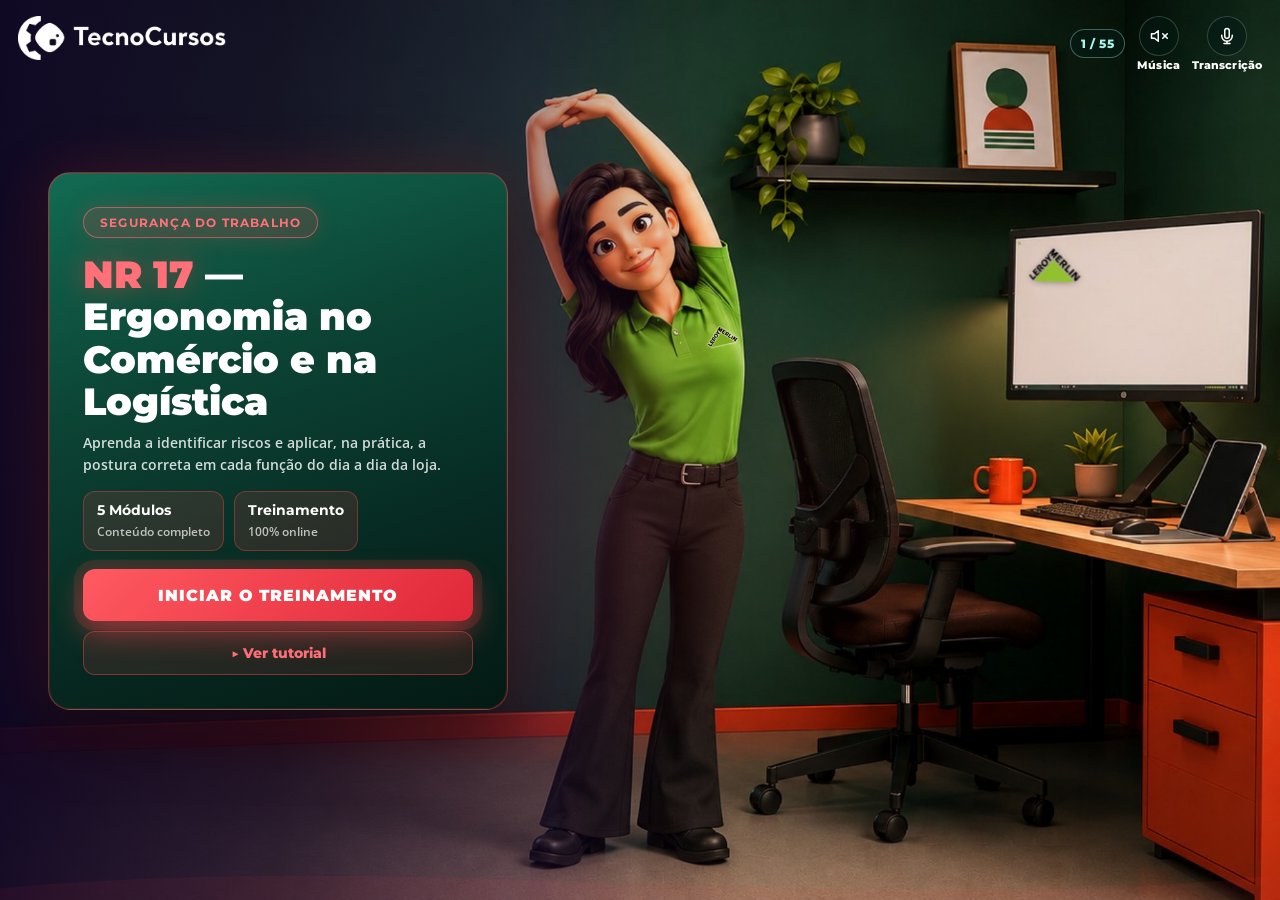
<file: index.html>
<!DOCTYPE html>
<html lang="pt-BR">
<head>
  <meta charset="UTF-8">
  <meta http-equiv="refresh" content="0; url=sessao-aprender.html">
  <link rel="canonical" href="sessao-aprender.html">
  <title>NR 17 — Trilha da Ergonomia</title>
</head>
<body>
  <p style="font-family:Montserrat,sans-serif;padding:24px">
    Abrindo a sessão…
    <a href="sessao-aprender.html">Clique aqui se não abrir</a>
  </p>
</body>
</html>
</file>
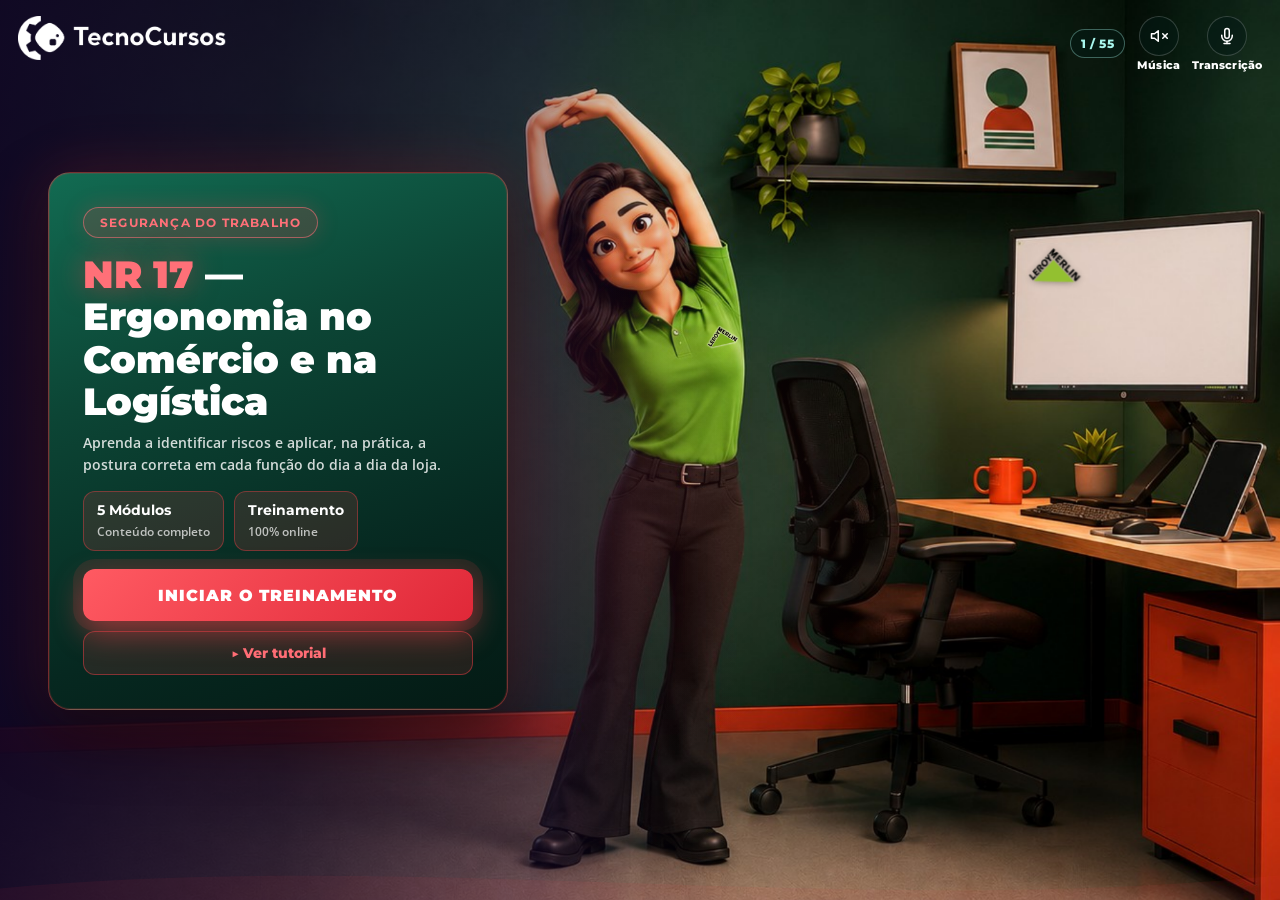
<file: abrir-sessao-aprender.html>
<!DOCTYPE html>
<html lang="pt-BR">
<head>
  <meta charset="UTF-8">
  <meta http-equiv="refresh" content="0; url=sessao-aprender.html">
  <title>Abrir a Trilha da Ergonomia — NR 17</title>
</head>
<body>
  <p style="font-family:sans-serif;padding:24px">
    Abrindo a sessão…
    <a href="sessao-aprender.html">Clique aqui se não abrir</a>
  </p>
</body>
</html>
</file>
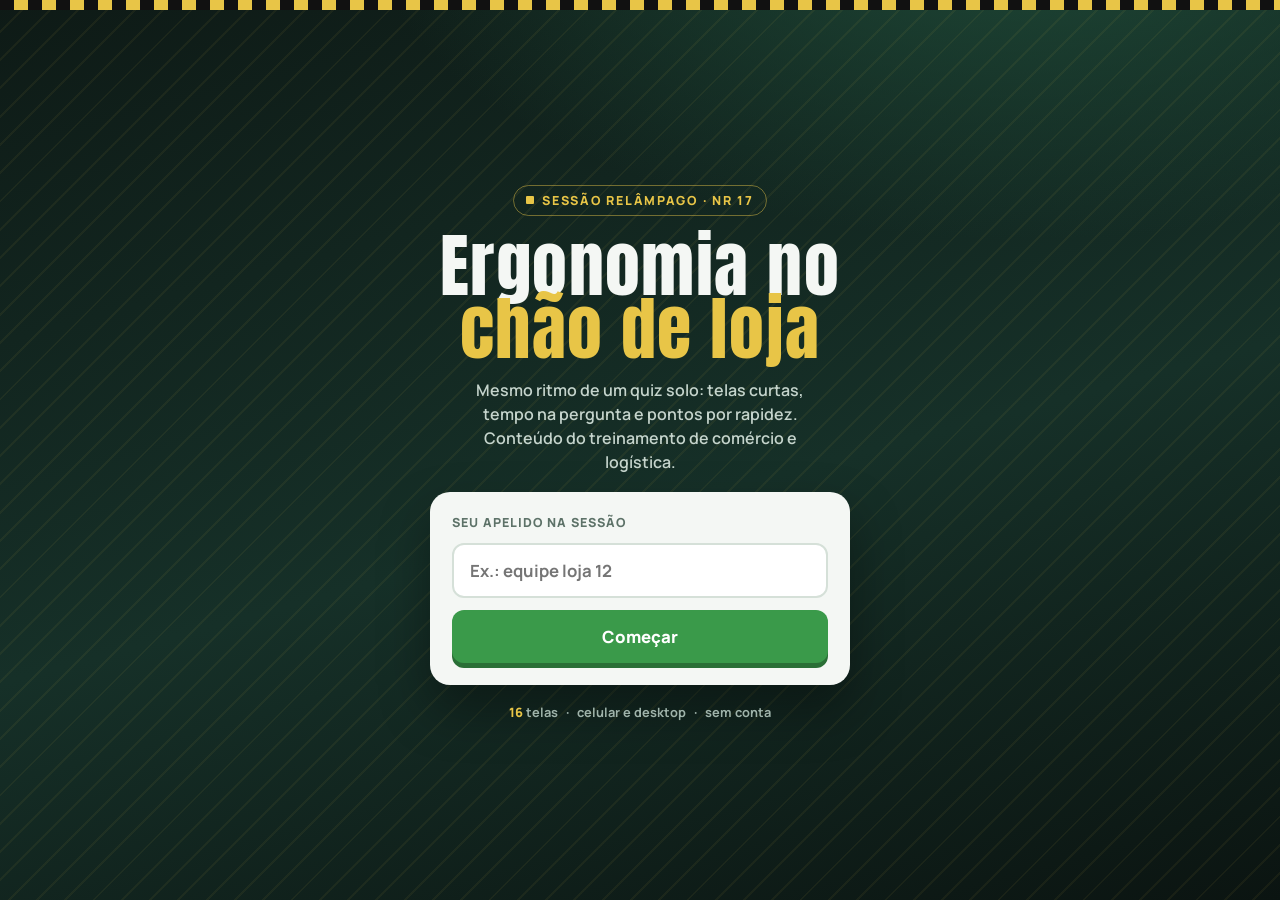
<file: quiz-nr17-nano.html>
<!DOCTYPE html>
<html lang="pt-BR">
<head>
<meta charset="UTF-8">
<meta name="viewport" content="width=device-width, initial-scale=1, viewport-fit=cover">
<title>NR 17 — Sessão relâmpago · Ergonomia</title>
<link rel="preconnect" href="https://fonts.googleapis.com">
<link rel="preconnect" href="https://fonts.gstatic.com" crossorigin>
<link href="https://fonts.googleapis.com/css2?family=Anton&family=Manrope:wght@500;600;700;800&display=swap" rel="stylesheet">
<style>
  :root{
    --floor:#0e1a16;
    --floor-2:#163028;
    --ink:#102018;
    --paper:#f4f7f4;
    --mute:#5d7268;
    --tape:#e8c547;
    --tape-dk:#c9a21a;
    --go:#3a9a4a;
    --go-dk:#2a6f36;
    --stop:#c23b3b;
    --a:#1b6b4a;
    --b:#c45c26;
    --c:#2c5f7c;
    --d:#9a6b12;
    --safe: env(safe-area-inset-bottom, 0px);
    --safe-t: env(safe-area-inset-top, 0px);
  }
  *{box-sizing:border-box;}
  html,body{height:100%;margin:0;}
  body{
    min-height:100dvh;
    font-family:Manrope,system-ui,sans-serif;
    background:
      repeating-linear-gradient(-45deg, transparent, transparent 18px, rgba(232,197,71,.06) 18px, rgba(232,197,71,.06) 20px),
      radial-gradient(1200px 600px at 80% -10%, #1f4a38, transparent 55%),
      linear-gradient(165deg, var(--floor), var(--floor-2) 55%, #0b1411);
    color:var(--paper);
    overflow:hidden;
  }
  #app{
    height:100dvh;
    display:flex;
    flex-direction:column;
    padding-top:var(--safe-t);
  }
  .screen{display:none;flex:1;min-height:0;flex-direction:column;}
  .screen.on{display:flex;}

  .hazard{
    height:10px;flex:0 0 auto;
    background:repeating-linear-gradient(90deg,#111 0 14px,var(--tape) 14px 28px);
  }
  .hazard .fill{
    height:100%;width:0;
    background:rgba(255,255,255,.45);
    mix-blend-mode:overlay;
    transition:width .2s linear;
  }

  h1,h2,.anton{font-family:Anton,sans-serif;font-weight:400;letter-spacing:.02em;margin:0;}

  /* Lobby */
  #lobby{
    align-items:center;justify-content:center;text-align:center;
    padding:24px 20px calc(28px + var(--safe));
    gap:18px;
  }
  .badge{
    display:inline-flex;align-items:center;gap:8px;
    border:1px solid rgba(232,197,71,.45);
    color:var(--tape);font-weight:800;font-size:.78rem;
    letter-spacing:.14em;text-transform:uppercase;
    padding:6px 12px;border-radius:999px;
  }
  .badge i{width:8px;height:8px;border-radius:1px;background:var(--tape);}
  #lobby h1{font-size:clamp(2.4rem,8vw,4.4rem);line-height:.9;max-width:16ch;}
  #lobby h1 span{color:var(--tape);}
  #lobby p{margin:0;max-width:38ch;color:#c5d4cc;line-height:1.5;font-weight:600;}
  .card{
    width:min(420px,100%);
    background:var(--paper);color:var(--ink);
    border-radius:20px;padding:22px;
    box-shadow:0 24px 50px rgba(0,0,0,.35);
    text-align:left;display:flex;flex-direction:column;gap:12px;
  }
  .card label{font-size:.78rem;font-weight:800;letter-spacing:.08em;text-transform:uppercase;color:var(--mute);}
  .card input{
    width:100%;border:2px solid #d5e0d8;border-radius:12px;
    padding:14px 16px;font:700 1.05rem Manrope,sans-serif;color:var(--ink);
    outline:none;
  }
  .card input:focus{border-color:var(--a);}
  .go{
    border:0;cursor:pointer;width:100%;
    background:var(--go);color:#fff;
    font:800 1.05rem Manrope,sans-serif;
    padding:15px 18px;border-radius:12px;
    box-shadow:0 5px 0 var(--go-dk);
  }
  .go:active{transform:translateY(3px);box-shadow:0 2px 0 var(--go-dk);}
  .meta{display:flex;gap:8px;flex-wrap:wrap;justify-content:center;color:#9fb3aa;font-size:.8rem;font-weight:700;}
  .meta b{color:var(--tape);font-weight:800;}

  /* Countdown */
  #count{align-items:center;justify-content:center;gap:8px;}
  #count .n{
    font-family:Anton,sans-serif;font-size:clamp(6rem,28vw,11rem);
    color:var(--tape);line-height:.85;
    text-shadow:0 10px 40px rgba(0,0,0,.4);
    animation:pop .45s ease;
  }
  @keyframes pop{from{transform:scale(.4);opacity:0;}60%{transform:scale(1.12);}to{transform:scale(1);}}
  #count small{letter-spacing:.2em;text-transform:uppercase;font-weight:800;opacity:.7;}

  /* Play chrome */
  .top{
    display:flex;align-items:center;justify-content:space-between;gap:10px;
    padding:10px 16px 4px;
  }
  .brand{display:flex;align-items:center;gap:8px;font-weight:800;font-size:.92rem;}
  .brand .mark{
    width:22px;height:22px;border-radius:4px;
    background:conic-gradient(from 45deg,var(--tape) 0 25%,#111 0 50%,var(--tape) 0 75%,#111 0);
  }
  .chip{
    background:rgba(255,255,255,.1);border:1px solid rgba(255,255,255,.18);
    padding:6px 12px;border-radius:999px;font-weight:800;font-size:.8rem;
  }
  .stage{
    flex:1;min-height:0;display:flex;flex-direction:column;
    width:min(980px,100%);margin:0 auto;padding:8px 16px 16px;
  }

  .qbox{
    background:var(--paper);color:var(--ink);
    border-radius:18px;padding:22px 22px 20px;
    box-shadow:0 18px 40px rgba(0,0,0,.28);
    flex:0 0 auto;
  }
  .qbox .kicker{
    font-size:.72rem;font-weight:800;letter-spacing:.14em;text-transform:uppercase;color:var(--mute);
    margin-bottom:8px;
  }
  .qbox h2{font-size:clamp(1.35rem,3.4vw,2.15rem);line-height:1.12;margin:0;}
  .qbox p{margin:10px 0 0;color:#3c5248;font-weight:600;line-height:1.5;}
  .qbox .bul{margin:12px 0 0;padding:0;list-style:none;display:grid;gap:8px;}
  .qbox .bul li{
    background:#eef3ef;border-radius:10px;padding:10px 12px;
    font-weight:700;font-size:.95rem;
  }

  .answers{
    margin-top:14px;flex:1;min-height:0;
    display:grid;grid-template-columns:1fr 1fr;gap:12px;
    align-content:stretch;
  }
  .ans{
    border:0;cursor:pointer;color:#fff;text-align:left;
    border-radius:16px;padding:16px 16px 16px 14px;
    font:800 1.02rem/1.25 Manrope,sans-serif;
    display:flex;align-items:center;gap:12px;
    min-height:88px;
    box-shadow:inset 0 -6px 0 rgba(0,0,0,.18);
    transition:transform .12s ease, filter .12s ease, opacity .2s ease;
  }
  .ans:active{transform:translateY(3px);box-shadow:inset 0 -3px 0 rgba(0,0,0,.18);}
  .ans .tag{
    flex:0 0 auto;width:36px;height:36px;border-radius:10px;
    background:rgba(0,0,0,.18);display:grid;place-items:center;
    font-family:Anton,sans-serif;font-size:1.15rem;
  }
  .ans[data-c="0"]{background:var(--a);}
  .ans[data-c="1"]{background:var(--b);}
  .ans[data-c="2"]{background:var(--c);}
  .ans[data-c="3"]{background:var(--d);}
  .ans.dim{opacity:.28;filter:grayscale(.4);}
  .ans.ok{outline:4px solid #fff;box-shadow:0 0 0 6px rgba(58,154,74,.55);}
  .ans.bad{outline:4px solid rgba(0,0,0,.35);}

  .tf .answers{grid-template-columns:1fr 1fr;}
  .tf .ans{min-height:110px;justify-content:center;font-size:1.2rem;}

  .scale{
    margin-top:18px;display:flex;gap:8px;justify-content:space-between;
  }
  .scale button{
    flex:1;aspect-ratio:1;max-height:72px;
    border:0;border-radius:14px;cursor:pointer;
    background:rgba(255,255,255,.12);color:#fff;
    font:800 1.2rem Manrope,sans-serif;
  }
  .scale button:hover{background:rgba(232,197,71,.35);}
  .scale-labels{display:flex;justify-content:space-between;margin-top:8px;color:#c5d4cc;font-size:.75rem;font-weight:700;}

  .cloud{
    margin-top:16px;display:flex;flex-direction:column;gap:10px;
  }
  .cloud input{
    width:100%;border:0;border-radius:14px;padding:16px 18px;
    font:700 1.05rem Manrope,sans-serif;outline:none;
  }
  .pills{display:flex;flex-wrap:wrap;gap:8px;min-height:28px;}
  .pills span{
    background:rgba(232,197,71,.18);color:var(--tape);
    border:1px solid rgba(232,197,71,.4);
    padding:6px 12px;border-radius:999px;font-weight:800;font-size:.85rem;
  }

  .nextbar{
    margin-top:14px;display:flex;justify-content:flex-end;
  }
  .next{
    border:0;cursor:pointer;
    background:var(--tape);color:#111;
    font:800 1rem Manrope,sans-serif;
    padding:14px 22px;border-radius:12px;
  }

  /* Reveal overlay */
  #reveal{
    position:absolute;inset:auto 0 0 0;
    padding:18px 16px calc(18px + var(--safe));
    display:none;align-items:center;justify-content:center;gap:14px;
    background:rgba(14,26,22,.92);backdrop-filter:blur(8px);
  }
  #reveal.show{display:flex;}
  #reveal .face{
    width:64px;height:64px;border-radius:18px;
    display:grid;place-items:center;font-size:2rem;background:#fff;
  }
  #reveal h3{margin:0;font-size:1.6rem;}
  #reveal p{margin:2px 0 0;color:#c5d4cc;font-weight:700;}

  /* End */
  #end{align-items:center;justify-content:center;padding:24px 16px calc(24px + var(--safe));text-align:center;gap:16px;}
  .podium{
    width:min(420px,100%);background:var(--paper);color:var(--ink);
    border-radius:22px;padding:28px 22px;box-shadow:0 24px 50px rgba(0,0,0,.35);
  }
  .podium .score{font-family:Anton,sans-serif;font-size:4rem;color:var(--a);line-height:1;}
  .podium h2{font-size:1.8rem;margin:6px 0 4px;}
  .stats{display:flex;justify-content:center;gap:18px;margin-top:12px;font-weight:800;color:var(--mute);}

  @media (max-width:720px){
    .answers{grid-template-columns:1fr;gap:10px;}
    .ans{min-height:68px;padding:12px 14px;}
    .tf .answers{grid-template-columns:1fr 1fr;}
    .qbox{padding:18px 16px;}
    .stage{padding:6px 12px 12px;}
  }
  @media (min-width:721px){
    .answers{min-height:220px;}
    .ans{font-size:1.08rem;}
  }
  @media (prefers-reduced-motion:reduce){
    *{animation:none!important;transition:none!important;}
  }
</style>
</head>
<body>
<div id="app">
  <div class="hazard" aria-hidden="true"><div class="fill" id="bar"></div></div>

  <section class="screen on" id="lobby">
    <div class="badge"><i></i> Sessão relâmpago · NR 17</div>
    <h1>Ergonomia no <span>chão de loja</span></h1>
    <p>Mesmo ritmo de um quiz solo: telas curtas, tempo na pergunta e pontos por rapidez. Conteúdo do treinamento de comércio e logística.</p>
    <form class="card" onsubmit="start(event)">
      <label for="nick">Seu apelido na sessão</label>
      <input id="nick" maxlength="18" autocomplete="nickname" placeholder="Ex.: equipe loja 12" />
      <button class="go" type="submit">Começar</button>
    </form>
    <div class="meta"><span><b id="nTelas">—</b> telas</span><span>·</span><span>celular e desktop</span><span>·</span><span>sem conta</span></div>
  </section>

  <section class="screen" id="count">
    <div class="n" id="cd">3</div>
    <small>Prepare a postura</small>
  </section>

  <section class="screen" id="play" style="position:relative;">
    <div class="top">
      <div class="brand"><span class="mark"></span> NR 17</div>
      <div class="chip" id="pos">1 / 12</div>
      <div class="chip" id="pts">0 pts</div>
    </div>
    <div class="stage" id="stage"></div>
    <div id="reveal">
      <div class="face" id="rface">✓</div>
      <div>
        <h3 class="anton" id="rtitle">Correto</h3>
        <p id="rsub">+0</p>
      </div>
    </div>
  </section>

  <section class="screen" id="end">
    <div class="podium">
      <div class="score" id="endScore">0</div>
      <h2 id="endTitle">Sessão concluída</h2>
      <p id="endSub" style="margin:0;color:#3c5248;font-weight:700;"></p>
      <div class="stats">
        <span id="endHits"></span>
        <span id="endStreak"></span>
      </div>
    </div>
    <button class="go" style="width:min(420px,100%)" type="button" onclick="location.reload()">Jogar de novo</button>
  </section>
</div>

<script>
const STEPS = [
  { type:"content", kicker:"Abertura", title:"NR 17 cuida de quem faz o trabalho", body:"Ergonomia vem do grego ergon (trabalho) e nomos (regra). A norma pede que o posto, a carga e o ritmo se adaptem à pessoa — não o contrário." },
  { type:"scale", kicker:"Termômetro", title:"Hoje, o quanto sua postura no turno te preocupa?", low:"Pouco", high:"Muito" },
  { type:"quiz", kicker:"Fundamentos", time:15, q:"A NR 17 trata principalmente de:", opts:["Segurança em máquinas","Ergonomia","Combate a incêndio","Trabalho em altura"], a:1 },
  { type:"content", kicker:"Três frentes", title:"Física, organizacional e cognitiva", bullets:["Física: postura, carga, repetição.","Organizacional: pausas, ritmo, rodízio.","Cognitiva: atenção, decisão, informação no posto."] },
  { type:"quiz", kicker:"Fundamentos", time:12, q:"Qual opção NÃO é uma das três áreas da ergonomia?", opts:["Física","Organizacional","Cognitiva","Financeira"], a:3 },
  { type:"cloud", kicker:"Chão de loja", title:"Qual movimento do seu turno mais cansa o corpo?", hint:"Uma palavra: paleteira, prateleira, caixa…" },
  { type:"content", kicker:"Carga", title:"Três números para memorizar", bullets:["Pega no máximo a 60 cm do corpo.","Acima de 25 kg: duas pessoas ou equipamento.","Pausa na movimentação a cada 2 horas."] },
  { type:"quiz", kicker:"Cargas", time:15, q:"Qual postura reduz a sobrecarga na coluna ao levantar do chão?", opts:["Curvar só a coluna","Flexionar os joelhos e manter a coluna reta","Girar o tronco enquanto levanta","Levantar com um braço só"], a:1 },
  { type:"quiz", kicker:"Cargas", time:12, q:"Uma caixa de 30 kg vai do estoque ao checkout. Liberar transporte sozinho?", opts:["Sim, sem problema","Não: acima de 25 kg pede ajuda ou equipamento","Só se for rápido","Sim, com luvas basta"], a:1 },
  { type:"tf", kicker:"Postura", time:12, q:"Uma postura mantida por mais de 4 segundos já é considerada postura estática.", a:true },
  { type:"tf", kicker:"Postura", time:12, q:"Agachar ou ajoelhar por longo tempo não é problema se a pessoa se sentir confortável.", a:false },
  { type:"quiz", kicker:"Administrativo", time:12, q:"Como o monitor deve ficar em relação à janela?", opts:["De frente para a janela","De costas para a janela","Paralelo à janela lateral","Tanto faz"], a:2 },
  { type:"quiz", kicker:"Pausas visuais", time:10, q:"Nas pausas visuais, para onde olhar?", opts:["Para o celular","Para um ponto a mais de 6 metros","Para o teto","Para a própria tela"], a:1 },
  { type:"quiz", kicker:"Conforto térmico", time:10, q:"Faixa de temperatura de conforto no posto administrativo:", opts:["10°C a 15°C","18°C a 25°C","26°C a 30°C","Não há faixa"], a:1 },
  { type:"quiz", kicker:"Ginástica laboral", time:12, q:"Qual exercício alonga principalmente o pescoço?", opts:["Cotovelo atrás da cabeça","Entrelaçar os dedos e ondular","Movimento de “sim” e “não” com a cabeça","Braços atrás do corpo"], a:2 },
  { type:"content", kicker:"Fechamento", title:"Pequeno ajuste, menos afastamento", body:"Cuidar da coluna, das pausas e do posto hoje evita LER/DORT amanhã. Aplique no próximo turno: joelhos, carga perto do corpo, variação de postura." }
];

document.getElementById("nTelas").textContent = STEPS.length;

const MAX = 1000, MIN = 400;
let i = 0, score = 0, hits = 0, streak = 0, best = 0, nick = "Equipe";
let tLeft = 0, tTot = 10, ticking = null, locked = false, quizCount = 0;

const $ = id => document.getElementById(id);
function show(id){
  document.querySelectorAll(".screen").forEach(s => s.classList.remove("on"));
  $(id).classList.add("on");
}

function start(e){
  e.preventDefault();
  nick = $("nick").value.trim() || "Equipe";
  i = 0; score = 0; hits = 0; streak = 0; best = 0;
  quizCount = STEPS.filter(s => s.type === "quiz" || s.type === "tf").length;
  runCount();
}

function runCount(){
  show("count");
  let n = 3;
  $("cd").textContent = n;
  const id = setInterval(() => {
    n--;
    if(n <= 0){ clearInterval(id); render(); return; }
    $("cd").textContent = n;
    $("cd").style.animation = "none";
    void $("cd").offsetWidth;
    $("cd").style.animation = "pop .45s ease";
  }, 650);
}

function stopTimer(){ if(ticking){ clearInterval(ticking); ticking = null; } }

function render(){
  stopTimer();
  locked = false;
  $("reveal").classList.remove("show");
  if(i >= STEPS.length){ finish(); return; }
  show("play");
  $("pos").textContent = `${i+1} / ${STEPS.length}`;
  $("pts").textContent = `${score} pts`;
  $("bar").style.width = `${(i / STEPS.length) * 100}%`;
  const s = STEPS[i];
  const stage = $("stage");
  stage.className = "stage" + (s.type === "tf" ? " tf" : "");
  if(s.type === "content") stage.innerHTML = contentHTML(s);
  else if(s.type === "quiz") stage.innerHTML = quizHTML(s);
  else if(s.type === "tf") stage.innerHTML = tfHTML(s);
  else if(s.type === "scale") stage.innerHTML = scaleHTML(s);
  else if(s.type === "cloud") stage.innerHTML = cloudHTML(s);

  if(s.type === "quiz" || s.type === "tf") startClock(s.time || 12);
  else $("bar").style.width = `${((i+.4) / STEPS.length) * 100}%`;

  bind(s);
}

function contentHTML(s){
  const bullets = s.bullets ? `<ul class="bul">${s.bullets.map(b=>`<li>${b}</li>`).join("")}</ul>` : "";
  const body = s.body ? `<p>${s.body}</p>` : "";
  return `<div class="qbox"><div class="kicker">${s.kicker}</div><h2>${s.title}</h2>${body}${bullets}</div>
    <div class="nextbar"><button class="next" type="button" id="btnNext">Continuar</button></div>`;
}
function quizHTML(s){
  return `<div class="qbox"><div class="kicker">${s.kicker} · ${s.time}s</div><h2>${s.q}</h2></div>
    <div class="answers" id="opts">${s.opts.map((o,n)=>`
      <button class="ans" data-c="${n}" data-i="${n}" type="button"><span class="tag">${n+1}</span><span>${o}</span></button>
    `).join("")}</div>`;
}
function tfHTML(s){
  return `<div class="qbox"><div class="kicker">${s.kicker} · ${s.time}s</div><h2>${s.q}</h2></div>
    <div class="answers">
      <button class="ans" data-c="0" data-v="true" type="button"><span class="tag">V</span><span>Verdadeiro</span></button>
      <button class="ans" data-c="1" data-v="false" type="button"><span class="tag">F</span><span>Falso</span></button>
    </div>`;
}
function scaleHTML(s){
  return `<div class="qbox"><div class="kicker">${s.kicker}</div><h2>${s.title}</h2></div>
    <div class="scale" id="scale">${[1,2,3,4,5].map(n=>`<button type="button" data-n="${n}">${n}</button>`).join("")}</div>
    <div class="scale-labels"><span>${s.low}</span><span>${s.high}</span></div>`;
}
function cloudHTML(s){
  return `<div class="qbox"><div class="kicker">${s.kicker}</div><h2>${s.title}</h2><p>${s.hint}</p></div>
    <form class="cloud" id="cloudForm">
      <input id="word" maxlength="24" placeholder="Digite e envie" />
      <button class="go" type="submit">Enviar palavra</button>
      <div class="pills" id="pills"></div>
    </form>`;
}

function bind(s){
  if(s.type === "content") $("btnNext").onclick = next;
  if(s.type === "quiz"){
    $("opts").querySelectorAll(".ans").forEach(b => b.onclick = () => gradeQuiz(+b.dataset.i, s));
  }
  if(s.type === "tf"){
    document.querySelectorAll("#stage .ans").forEach(b => b.onclick = () => gradeTF(b.dataset.v === "true", s, b));
  }
  if(s.type === "scale"){
    $("scale").querySelectorAll("button").forEach(b => b.onclick = next);
  }
  if(s.type === "cloud"){
    $("cloudForm").onsubmit = ev => {
      ev.preventDefault();
      const w = $("word").value.trim();
      if(!w) return;
      const span = document.createElement("span");
      span.textContent = w;
      $("pills").appendChild(span);
      $("word").value = "";
      setTimeout(next, 700);
    };
  }
}

function startClock(sec){
  tTot = sec; tLeft = sec;
  stopTimer();
  ticking = setInterval(() => {
    tLeft -= 0.1;
    $("bar").style.width = `${Math.max(0, tLeft / tTot) * 100}%`;
    if(tLeft <= 0){
      stopTimer();
      if(STEPS[i].type === "quiz") gradeQuiz(-1, STEPS[i]);
      else gradeTF(null, STEPS[i], null);
    }
  }, 100);
}

function points(){
  const ratio = Math.max(0, tLeft / tTot);
  return Math.round(MIN + (MAX - MIN) * ratio);
}

function gradeQuiz(choice, s){
  if(locked) return;
  locked = true;
  stopTimer();
  const ok = choice === s.a;
  document.querySelectorAll("#stage .ans").forEach(b => {
    const n = +b.dataset.i;
    if(n === s.a) b.classList.add("ok");
    else b.classList.add("dim");
    if(n === choice && !ok) b.classList.add("bad");
  });
  apply(ok);
}

function gradeTF(val, s, btn){
  if(locked) return;
  locked = true;
  stopTimer();
  const ok = val === s.a;
  document.querySelectorAll("#stage .ans").forEach(b => {
    const v = b.dataset.v === "true";
    if(v === s.a) b.classList.add("ok");
    else b.classList.add("dim");
    if(btn && b === btn && !ok) b.classList.add("bad");
  });
  apply(ok);
}

function apply(ok){
  let gained = 0;
  if(ok){
    gained = points();
    score += gained; hits++; streak++; best = Math.max(best, streak);
  } else streak = 0;
  $("pts").textContent = `${score} pts`;
  $("rface").textContent = ok ? "✓" : "✕";
  $("rface").style.background = ok ? "#d9f2de" : "#f8d4d4";
  $("rtitle").textContent = ok ? "Correto" : (tLeft <= 0 ? "Tempo esgotado" : "Incorreto");
  $("rsub").textContent = ok ? `+${gained} · sequência ${streak}` : "A alternativa certa ficou destacada";
  $("reveal").classList.add("show");
  setTimeout(next, 1600);
}

function next(){
  i++;
  render();
}

function finish(){
  show("end");
  $("endScore").textContent = score;
  $("endTitle").textContent = hits >= Math.ceil(quizCount * .7) ? `Boa, ${nick}` : `Revise e tente de novo, ${nick}`;
  $("endSub").textContent = `${hits} de ${quizCount} questões objetivas`;
  $("endHits").textContent = `${hits} acertos`;
  $("endStreak").textContent = `melhor sequência ${best}`;
}
</script>
</body>
</html>
</file>
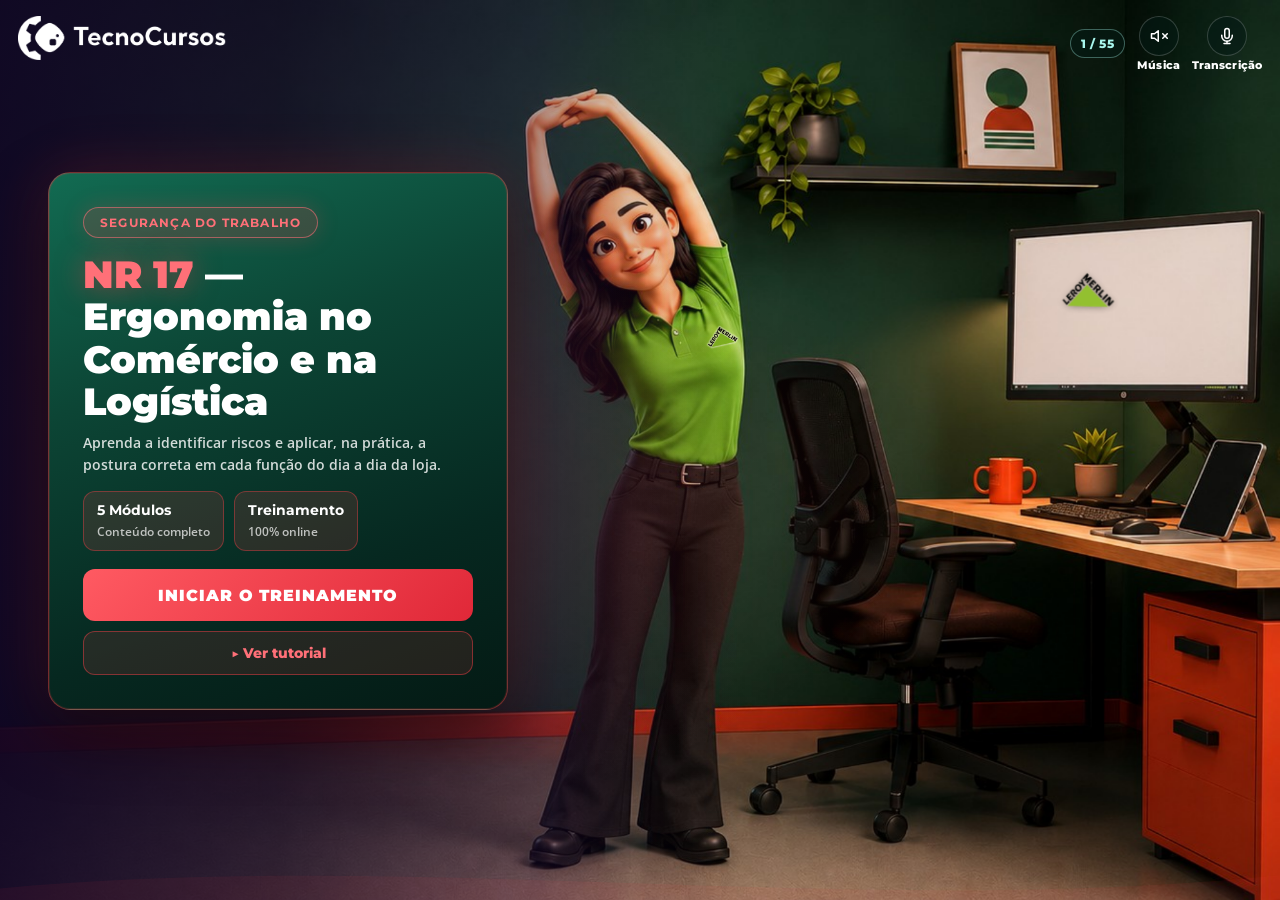
<file: sessao-aprender.html>
<!DOCTYPE html>
<html lang="pt-BR">
<head>
  <meta charset="UTF-8">
  <meta name="viewport" content="width=device-width, initial-scale=1, viewport-fit=cover">
  <meta name="referrer" content="no-referrer">
  <title>NR 17 — Trilha da Ergonomia</title>
  <link href="https://fonts.googleapis.com/css2?family=Montserrat:wght@400;600;700;800;900&family=Open+Sans:wght@400;600;700&display=swap" rel="stylesheet">
  <link rel="stylesheet" href="question-screen.css?v=mob40">
  <style>
    html, body { margin: 0; height: 100%; overflow: hidden; }
  </style>
</head>
<body>
  <div class="qs-app" id="app">
    <!-- Capa (igual à referência) -->
    <section class="qs-home" id="home" aria-label="Abertura do treinamento">
      <div class="qs-home-photo" aria-hidden="true">
        <img class="qs-home-photo-img" id="homePhotoImg" src="assets/fotos/capa.png" alt="">
        <div class="qs-home-veil"></div>
        <div class="qs-home-screen-fx" id="homeScreenFx">
          <img class="qs-home-screen-logo" id="homeScreenLogo" src="assets/fotos/logo-bounce.png" alt="Leroy Merlin">
        </div>
      </div>
      <div class="qs-home-inner">
        <div class="qs-home-card">
          <div class="qs-home-tag">SEGURANÇA DO TRABALHO</div>
          <h1><em>NR 17</em> —<br>Ergonomia no Comércio e na Logística</h1>
          <p>Aprenda a identificar riscos e aplicar, na prática, a postura correta em cada função do dia a dia da loja.</p>
          <div class="qs-home-badges">
            <div class="qs-home-badge">
              <div>
                <strong>5 Módulos</strong>
                <span>Conteúdo completo</span>
              </div>
            </div>
            <div class="qs-home-badge">
              <div>
                <strong>Treinamento</strong>
                <span>100% online</span>
              </div>
            </div>
          </div>
          <div class="qs-home-actions">
            <button type="button" class="qs-home-start" id="btnStartHome">
              <span>INICIAR O TREINAMENTO</span>
            </button>
            <button type="button" class="qs-home-tutorial" id="btnTutorialHome">
              <span>▶ Ver tutorial</span>
            </button>
          </div>
        </div>
      </div>
      <div class="qs-home-logo">
        <img src="assets/fotos/LOGO.png" alt="TecnoCursos">
      </div>
      <div class="qs-wave" aria-hidden="true">
        <svg viewBox="0 0 1440 100" preserveAspectRatio="none">
          <path d="M0,55 C480,10 960,90 1440,40 L1440,100 L0,100 Z" fill="rgba(255, 64, 72, 0.07)" />
        </svg>
      </div>
    </section>

    <header class="qs-top" id="topBar" hidden>
      <div class="qs-brand">
        <img src="assets/fotos/LOGO.png" alt="TecnoCursos">
      </div>
      <div class="qs-progress" id="progress" aria-label="Progresso"></div>
      <span class="qs-page-chip" id="pageChip" hidden>0/0</span>
      <div class="qs-tools">
        <button type="button" id="btnMode" class="qs-sim-btn" title="Modo simulação" hidden aria-pressed="false">
          <span class="qs-label" id="simLabel">Simulação: OFF</span>
        </button>
        <button type="button" id="btnMusic" class="qs-tool-btn" title="Música" aria-pressed="false">
          <span class="qs-tool-disc">
            <svg class="qs-tool-ico ico-off" viewBox="0 0 24 24" fill="none" stroke="currentColor" stroke-width="2" stroke-linecap="round" stroke-linejoin="round" aria-hidden="true">
              <polygon points="11 5 6 9 2 9 2 15 6 15 11 19 11 5"/><line x1="23" y1="9" x2="17" y2="15"/><line x1="17" y1="9" x2="23" y2="15"/>
            </svg>
            <svg class="qs-tool-ico ico-on" viewBox="0 0 24 24" fill="none" stroke="currentColor" stroke-width="2" stroke-linecap="round" stroke-linejoin="round" aria-hidden="true">
              <polygon points="11 5 6 9 2 9 2 15 6 15 11 19 11 5"/><path d="M15.54 8.46a5 5 0 0 1 0 7.07"/><path d="M19.07 4.93a10 10 0 0 1 0 14.14"/>
            </svg>
          </span>
          <span class="qs-tool-label">Música</span>
        </button>
        <button type="button" id="btnTranscript" class="qs-tool-btn" title="Transcrição">
          <span class="qs-tool-disc">
            <svg class="qs-tool-ico" viewBox="0 0 24 24" fill="none" stroke="currentColor" stroke-width="2" stroke-linecap="round" stroke-linejoin="round" aria-hidden="true">
              <path d="M12 2a3 3 0 0 0-3 3v7a3 3 0 0 0 6 0V5a3 3 0 0 0-3-3z"/><path d="M19 11v1a7 7 0 0 1-14 0v-1"/><line x1="12" y1="19" x2="12" y2="22"/><line x1="8" y1="22" x2="16" y2="22"/>
            </svg>
          </span>
          <span class="qs-tool-label">Transcrição</span>
        </button>
      </div>
    </header>

    <main class="qs-stage" id="stage" hidden>
      <button class="qs-nav" id="btnBack" aria-label="Anterior" disabled>
        <svg viewBox="0 0 24 24" fill="none" stroke="currentColor" stroke-width="2.4" stroke-linecap="round" stroke-linejoin="round"><polyline points="15 18 9 12 15 6"/></svg>
      </button>
      <div class="qs-col">
        <div class="qs-pts" id="ptsChip" hidden><span class="qs-pts-val">0 pts</span></div>
        <div class="qs-shell" id="shell"></div>
        <button type="button" class="qs-more" id="btnMore" hidden aria-label="Ver o conteúdo abaixo">
          <svg viewBox="0 0 24 24" fill="none" stroke="currentColor" stroke-width="2.6" stroke-linecap="round" stroke-linejoin="round" aria-hidden="true"><polyline points="6 9 12 15 18 9"/></svg>
        </button>
      </div>
      <button class="qs-nav" id="btnFwd" aria-label="Próximo" disabled>
        <svg viewBox="0 0 24 24" fill="none" stroke="currentColor" stroke-width="2.4" stroke-linecap="round" stroke-linejoin="round"><polyline points="9 18 15 12 9 6"/></svg>
      </button>
    </main>

    <div class="qs-wave qs-wave-session" id="sessionWave" aria-hidden="true" hidden>
      <svg viewBox="0 0 1440 100" preserveAspectRatio="none">
        <path d="M0,55 C480,10 960,90 1440,40 L1440,100 L0,100 Z" fill="rgba(255, 64, 72, 0.07)" />
      </svg>
    </div>
  </div>

  <!-- Modal Tutorial -->
  <div class="qs-tut-overlay" id="tutorialModal" hidden>
    <div class="qs-tut-card" role="dialog" aria-modal="true" aria-labelledby="tutTitle">
      <div class="qs-tut-accent" aria-hidden="true"></div>
      <div class="qs-tut-badge">▶ TUTORIAL</div>
      <h2 id="tutTitle">Antes de começar — <span>Orientações iniciais</span></h2>
      <p>Assista ao vídeo para entender como navegar pelos módulos, responder às atividades e usar as ferramentas.</p>
      <div class="qs-tut-video">
        <iframe id="tutIframe" src="https://player-vz-d35edf2a-8e7.tv.pandavideo.com.br/embed/?v=58c2b207-5c32-4336-acba-6df97de39825&saveProgress=false" title="Tutorial do treinamento" allow="accelerometer;gyroscope;autoplay;encrypted-media;picture-in-picture" allowfullscreen fetchpriority="high"></iframe>
      </div>
      <div class="qs-tut-foot">
        <button type="button" class="qs-tut-close" id="btnTutorialClose">✓ Entendi, vamos começar</button>
      </div>
    </div>
  </div>

    <div class="qs-toast" id="simToast" hidden role="status"></div>

    <button type="button" class="qs-jump-fab" id="simFab" hidden>Sim · mapa</button>
    <aside class="qs-jump" id="simJump" hidden>
      <header>
        <div>
          <strong>Mapa da simulação</strong>
          <span id="simJumpPos">—</span>
        </div>
        <button type="button" id="btnJumpClose" aria-label="Fechar mapa">×</button>
      </header>
      <div class="qs-jump-list" id="simJumpList"></div>
      <button type="button" class="qs-jump-off" id="btnJumpOff">Desligar simulação</button>
    </aside>

  <audio id="bg-music" loop preload="metadata" aria-hidden="true"></audio>

  <script src="question-screen-data.js?v=mob40"></script>
  <script src="question-screen.js?v=mob40"></script>
  <script src="narration-text.js?v=mob40"></script>
  <script src="narration.js?v=mob40"></script>
  <script>
(function () {
  var session = window.QUESTION_SCREEN_SESSION;
  if (!session || !session.modules || !session.modules.length) {
    document.getElementById('shell').innerHTML = '<div class="qs-menu"><p>Conteúdo não encontrado.</p></div>';
    return;
  }

  var modules = session.modules;

  /* A abertura e o menu também são páginas numeradas, então abrem o catálogo.
     mi/si = -1 marca que não são telas de módulo; quem navega olha o "view". */
  var catalog = [
    { n: 1, view: 'home', mi: -1, si: -1, mod: 0, type: 'home', title: 'Abertura', kind: 'Abertura' },
    { n: 2, view: 'menu', mi: -1, si: -1, mod: 0, type: 'menu', title: 'Conteúdo programático', kind: 'Menu' }
  ];
  modules.forEach(function (m, mi) {
    (m.screens || []).forEach(function (s, si) {
      catalog.push({
        n: catalog.length + 1,
        view: 'play',
        mi: mi,
        si: si,
        mod: m.id,
        type: s.type || '',
        title: s.title || s.question || s.kicker || s.type || 'Tela',
        kind: (
          s.type === 'cover' ? 'Capa' :
          s.type === 'video' ? 'Vídeo' :
          s.type === 'image' ? 'Foto' :
          s.type === 'content' ? 'Texto' :
          s.type === 'quiz-intro' ? 'Desafio' :
          s.type === 'question' ? 'Pergunta' :
          s.type === 'reflect' ? 'Reflexão' :
          s.type === 'compare' ? 'Compare' :
          s.type === 'order' ? 'Ordenar' :
          s.type === 'match' ? 'Associação' :
          s.type === 'finale' ? 'Conclusão' :
          s.type
        )
      });
    });
  });
  var jumpOpen = false;
  var modIndex = -1;
  var slideIndex = 0;
  var answered = {};
  var qs = null;
  var mode = 'home'; /* home | menu | play */
  var showingResult = false;
  var autoAdvanceTimer = null;
  var quizState = {
    active: false,
    correct: 0,
    answered: 0,
    minCorrect: 0,
    total: 0,
    introIndex: -1,
    passed: false,
    points: 0,
    streak: 0,
    bestStreak: 0
  };
  var sessionAnswers = {};
  var PTS_MAX = 50;
  function isScoreType(type) {
    return type === 'question' || type === 'order' || type === 'match';
  }
  function isGateType(type) {
    return isScoreType(type) || type === 'reflect' || type === 'compare';
  }
  // ficha com sequência de fotos: a seta só libera depois de ver todas
  function isStepsGate(s) {
    return !!(s && s.type === 'content' && s.steps);
  }
  // vídeo com player: só libera o avanço faltando ~8s para o fim
  function isVideoGate(s) {
    return !!(s && s.type === 'video' && (s.embed || s.panda || s.video));
  }
  function isQuizStep(s) {
    return !!(s && isScoreType(s.type));
  }
  var questionCount = catalog.filter(function (item) { return isScoreType(item.type); }).length;

  function sessionTotals() {
    var pts = 0;
    var hits = 0;
    Object.keys(sessionAnswers).forEach(function (id) {
      var a = sessionAnswers[id] || {};
      pts += a.pts || 0;
      if (a.correct) hits += 1;
    });
    return {
      points: pts,
      hits: hits,
      answered: Object.keys(sessionAnswers).length,
      questions: questionCount,
      max: questionCount * PTS_MAX
    };
  }

  function sessionMedal(tot) {
    var max = tot.max || 1;
    var pct = tot.points / max;
    if (pct >= 0.8) return { emoji: '🥇', name: 'Medalha de ouro', rank: 'gold' };
    if (pct >= 0.6) return { emoji: '🥈', name: 'Medalha de prata', rank: 'silver' };
    return { emoji: '🥉', name: 'Medalha de bronze', rank: 'bronze' };
  }

  function quizMedal(passed, correct, total) {
    var pct = total ? correct / total : 0;
    if (pct >= 1) return { emoji: '🥇', name: 'Medalha de ouro', rank: 'gold' };
    if (passed && pct >= 0.8) return { emoji: '🥈', name: 'Medalha de prata', rank: 'silver' };
    if (passed) return { emoji: '🥉', name: 'Medalha de bronze', rank: 'bronze' };
    return { emoji: '📚', name: '', rank: 'none' };
  }

  function updatePtsChip() {
    var chip = document.getElementById('ptsChip');
    if (!chip) return;
    var tot = sessionTotals();
    /* O placar só faz sentido na atividade do fim do módulo: fora dela não
       há o que pontuar, e o chip virava enfeite pelo resto do curso. Vale
       da abertura do desafio até o resultado; depois some de novo. */
    var s = mode === 'play' ? current() : null;
    var noDesafio = !!s && (isScoreType(s.type) || s.type === 'quiz-intro');
    chip.hidden = !(noDesafio || (mode === 'play' && showingResult));
    var val = chip.querySelector('.qs-pts-val');
    if (!val) {
      val = document.createElement('span');
      val.className = 'qs-pts-val';
      chip.insertBefore(val, chip.firstChild);
    }
    val.textContent = tot.points + ' pts';
  }

  /* No acerto o placar “pula” e sobe um +N — feedback rápido sem atrapalhar. */
  function celebratePts(gained) {
    var chip = document.getElementById('ptsChip');
    if (!chip || !(gained > 0)) {
      updatePtsChip();
      return;
    }
    updatePtsChip();
    chip.classList.remove('is-gain');
    void chip.offsetWidth;
    chip.classList.add('is-gain');

    var fly = chip.querySelector('.qs-pts-fly');
    if (!fly) {
      fly = document.createElement('span');
      fly.className = 'qs-pts-fly';
      fly.setAttribute('aria-hidden', 'true');
      chip.appendChild(fly);
    }
    fly.textContent = '+' + gained;
    fly.classList.remove('is-on');
    void fly.offsetWidth;
    fly.classList.add('is-on');

    clearTimeout(celebratePts._t);
    celebratePts._t = setTimeout(function () {
      chip.classList.remove('is-gain');
      if (fly) fly.classList.remove('is-on');
    }, 900);
  }

  function clearAutoAdvance() {
    if (autoAdvanceTimer) {
      clearTimeout(autoAdvanceTimer);
      autoAdvanceTimer = null;
    }
  }

  function resetQuizState() {
    quizState = {
      active: false,
      correct: 0,
      answered: 0,
      minCorrect: 0,
      total: 0,
      introIndex: -1,
      passed: false,
      points: 0,
      streak: 0,
      bestStreak: 0
    };
    showingResult = false;
    updatePtsChip();
  }

  function countQuizQuestionsFrom(startIdx) {
    var list = screens();
    var n = 0;
    for (var i = startIdx + 1; i < list.length; i++) {
      if (!isScoreType(list[i].type)) break;
      n++;
    }
    return n || 1;
  }

  function isLastQuizQuestion() {
    var s = current();
    if (!isQuizStep(s)) return false;
    var next = screens()[slideIndex + 1];
    return !isQuizStep(next);
  }

  function clearQuizAnswers() {
    var list = screens();
    if (quizState.introIndex < 0) return;
    for (var i = quizState.introIndex + 1; i < list.length; i++) {
      if (!isScoreType(list[i].type)) break;
      delete answered[list[i].id];
      delete sessionAnswers[list[i].id];
    }
  }

  /* O progresso vive só na memória: os módulos vão se liberando durante a
     visita, mas recarregar a página recomeça da abertura. A linha abaixo
     limpa o que as versões anteriores tinham deixado salvo no navegador. */
  var progress = { unlockedUpTo: 0, completed: {} };
  try { localStorage.removeItem('nr17-sessao-aprender-resume'); } catch (err) {}

  var demoMode = false;
  try { demoMode = sessionStorage.getItem('nr17-demoMode') === '1'; } catch (err) {}

  function isUnlocked(i) {
    if (demoMode) return true;
    return i >= 0 && i <= progress.unlockedUpTo;
  }

  function isCompleted(i) {
    return !!progress.completed[String(i)];
  }

  function completeCurrentModule() {
    if (modIndex < 0) return;
    progress.completed[String(modIndex)] = true;
    if (modIndex + 1 < modules.length) {
      progress.unlockedUpTo = Math.max(progress.unlockedUpTo, modIndex + 1);
    }
  }

  // módulo disponível agora; 0 quando todos já foram concluídos
  function nextModuleNumber() {
    for (var i = 0; i < modules.length; i++) {
      if (isUnlocked(i) && !isCompleted(i)) return modules[i].id;
    }
    return 0;
  }

  function menuCallout() {
    var next = -1;
    for (var i = 0; i < modules.length; i++) {
      if (isUnlocked(i) && !isCompleted(i)) { next = i; break; }
    }
    if (next < 0) {
      var allDone = modules.every(function (_, i) { return isCompleted(i); });
      if (allDone) {
        return {
          title: 'Treinamento concluído!',
          body: 'Você finalizou todos os módulos. Pode revisitar qualquer um quando quiser.'
        };
      }
      next = progress.unlockedUpTo;
    }
    var m = modules[next];
    if (next === 0 && !isCompleted(0)) {
      return {
        title: demoMode ? 'Modo simulação ligado' : 'Vamos começar pelo Módulo 1?',
        body: demoMode
          ? 'Todos os módulos estão liberados. Avance sem travar em quiz ou vídeo.'
          : ((m.title || '') + ' — toque no card liberado para iniciar.')
      };
    }
    return {
      title: demoMode ? 'Modo simulação ligado' : ('Módulo ' + m.id + ' liberado!'),
      body: demoMode
        ? 'Todos os módulos estão liberados. Avance sem travar em quiz ou vídeo.'
        : ((m.title || '') + ' — toque no card para continuar.')
    };
  }

  var app = document.getElementById('app');
  var home = document.getElementById('home');
  var topBar = document.getElementById('topBar');
  var stage = document.getElementById('stage');
  var progressEl = document.getElementById('progress');
  var shell = document.getElementById('shell');
  var btnBack = document.getElementById('btnBack');
  var btnFwd = document.getElementById('btnFwd');
  var brandTxt = null;
  var bgMusic = document.getElementById('bg-music');

  if (brandTxt) brandTxt.textContent = (session.meta && session.meta.title) || 'NR 17';
  if (bgMusic) {
    bgMusic.src = (session.meta && session.meta.musicSrc) || 'musica/musica_foco.mp3';
    bgMusic.volume = 0.35;
  }

  var sessionWave = document.getElementById('sessionWave');

  function setChrome(visible) {
    // a barra fica sempre no DOM: na abertura o CSS deixa só as ferramentas
    if (topBar) topBar.hidden = false;
    if (stage) stage.hidden = !visible;
    if (home) home.hidden = visible;
    if (sessionWave) sessionWave.hidden = !visible;
    app.classList.toggle('is-home', !visible);
  }

  function showHome() {
    mode = 'home';
    modIndex = -1;
    clearAutoAdvance();
    resetQuizState();
    if (qs) { qs.destroy(); qs = null; }
    setChrome(false);
    renderProgress();
    syncJumpUI();
    if (window.Narration) Narration.pageChanged();
  }

  function currentMod() { return modules[modIndex]; }
  function screens() { return currentMod() ? currentMod().screens : []; }
  function current() { return screens()[slideIndex]; }

  function isFinale() {
    var s = current();
    return !!(s && s.type === 'finale');
  }

  function exitPlay() {
    if (isFinale()) showHome();
    else showMenu();
  }

  function renderProgress() {
    if (mode !== 'play') {
      progressEl.innerHTML = '';
      return;
    }
    var list = screens();
    progressEl.innerHTML = list.map(function (_, i) {
      var cls = i < slideIndex ? 'done' : (i === slideIndex ? 'cur' : '');
      return '<i class="' + cls + '"></i>';
    }).join('');
  }

  function canForward() {
    if (isFinale()) return false;
    if (showingResult) return !!quizState.passed;
    var s = current();
    if (!s) return false;
    /* A ficha de alongamento trava a seta mesmo em simulação: o bloqueio
       faz parte do teste da página. O atalho go continua pulando. */
    if (isStepsGate(s)) return !!answered[s.id];
    if (demoMode) return true;
    if (s.type === 'question') return !!answered[s.id];
    if (isGateType(s.type)) return !!answered[s.id];
    if (isVideoGate(s)) return !!answered[s.id];
    return true;
  }

  function updateNav() {
    if (mode === 'home') {
      btnBack.disabled = true;
      btnFwd.disabled = true;
      return;
    }
    if (mode === 'menu') {
      btnBack.disabled = false;
      btnFwd.disabled = true;
      return;
    }
    if (mode !== 'play') {
      btnBack.disabled = true;
      btnFwd.disabled = true;
      return;
    }
    btnBack.disabled = showingResult;
    btnFwd.disabled = showingResult ? !quizState.passed : !canForward();
  }

  // temas das questões erradas, para orientar o que estudar antes de tentar de novo
  function buildReviewList() {
    var list = screens();
    var out = [];
    var seen = {};
    if (quizState.introIndex < 0) return out;
    for (var i = quizState.introIndex + 1; i < list.length; i++) {
      var s = list[i];
      if (!isScoreType(s.type)) break;
      if (s.opinion) continue;
      var ans = sessionAnswers[s.id];
      if (ans && ans.correct) continue;
      var topic = s.review || s.question || s.title || '';
      if (!topic || seen[topic]) continue;
      seen[topic] = true;
      out.push(topic);
    }
    return out;
  }

  function showQuizResult() {
    clearAutoAdvance();
    showingResult = true;
    var total = quizState.total || quizState.answered || 1;
    var hits = quizState.correct;
    var min = quizState.minCorrect || Math.ceil(total * 0.75);
    quizState.passed = hits >= min;
    var medal = quizMedal(quizState.passed, hits, total);
    var m = currentMod() || {};
    var unlock = m.titleUnlock || null;
    var titleUnlock = (quizState.passed && unlock)
      ? {
          moduleLabel: 'Módulo ' + m.id + ' concluído',
          title: unlock.title,
          body: unlock.body,
          icon: unlock.icon
        }
      : null;
    var faceIcon = titleUnlock ? (titleUnlock.icon || '🏅') : medal.emoji;
    var faceRank = titleUnlock ? 'title' : medal.rank;

    if (qs) qs.destroy();
    qs = QuestionScreen.mount(shell, {
      type: 'quiz-result',
      passed: quizState.passed,
      score: hits,
      total: total,
      minCorrect: min,
      points: quizState.points,
      streak: quizState.bestStreak,
      medal: faceIcon,
      medalName: '',
      medalRank: faceRank,
      icon: faceIcon,
      title: quizState.passed ? 'Desafio concluído!' : 'Desafio não concluído',
      titleUnlock: titleUnlock,
      review: quizState.passed ? [] : buildReviewList()
    }, {
      onContinue: handleContinue
    });

    renderProgress();
    updateNav();
    updatePtsChip();
    if (quizState.passed) {
      try { if (typeof playBeep === 'function') playBeep('end'); } catch (e) {}
    }
  }

  function restartQuiz() {
    clearAutoAdvance();
    showingResult = false;
    clearQuizAnswers();
    quizState.correct = 0;
    quizState.answered = 0;
    quizState.passed = false;
    quizState.points = 0;
    quizState.streak = 0;
    quizState.bestStreak = 0;
    quizState.active = true;
    if (quizState.introIndex >= 0) {
      slideIndex = quizState.introIndex;
      mountSlide();
    }
  }

  function finishAfterQuiz() {
    clearAutoAdvance();
    showingResult = false;
    quizState.active = false;
    var list = screens();
    var next = slideIndex + 1;
    while (next < list.length && isScoreType(list[next].type)) next++;
    if (next >= list.length) {
      completeCurrentModule();
      showMenu();
      return;
    }
    slideIndex = next;
    mountSlide();
    if (isFinale()) completeCurrentModule();
  }

  function handleContinue(info) {
    var action = info && info.action;
    if (action === 'retry') {
      restartQuiz();
      return;
    }
    if (action === 'finish') {
      finishAfterQuiz();
      return;
    }
    advance();
  }

  function advance() {
    clearAutoAdvance();
    if (showingResult) {
      if (quizState.passed || demoMode) finishAfterQuiz();
      return;
    }
    var s = current();
    if (s && isQuizStep(s) && answered[s.id] && isLastQuizQuestion()) {
      showQuizResult();
      return;
    }
    if (slideIndex >= screens().length - 1) {
      completeCurrentModule();
      if (isFinale()) {
        updateNav();
        return;
      }
      showMenu();
      return;
    }
    go(1);
  }

  function showMenu() {
    mode = 'menu';
    modIndex = -1;
    clearAutoAdvance();
    resetQuizState();
    if (qs) { qs.destroy(); qs = null; }
    if (brandTxt) brandTxt.textContent = (session.meta && session.meta.title) || 'NR 17';
    setChrome(true);
    var callout = menuCallout();
    shell.innerHTML =
      '<div class="qs-menu">' +
        '<h1>NR 17 — Trilha da Ergonomia</h1>' +
        '<p class="qs-menu-lead">Conteúdo programático do treinamento. As atividades ficam só no final de cada módulo.</p>' +
        '<div class="qs-start-callout" role="status">' +
          '<strong>' + callout.title + '</strong>' +
          '<span>' + callout.body + '</span>' +
        '</div>' +
        '<div class="qs-mod-grid">' +
          modules.map(function (m, i) {
            var locked = !isUnlocked(i);
            var done = isCompleted(i);
            var cls = locked ? ' is-locked' : (done ? ' is-done' : ' is-open is-pulse');
            var statusLabel = locked ? 'Bloqueado' : (done ? 'Concluído' : (i === 0 ? 'Começar' : 'Continuar'));
            var statusCls = locked ? 'qs-lock' : (done ? 'qs-done' : 'qs-go');
            var meta = locked
              ? ('Conclua o Módulo ' + modules[i - 1].id + ' para liberar')
              : (done ? 'Toque para revisar' : 'Disponível agora');
            return '<button type="button" class="qs-mod-card' + cls + '"' +
              ' data-mod="' + i + '"' +
              (locked ? ' disabled aria-disabled="true"' : '') +
              '>' +
              '<div class="qs-mod-num">' + m.id + '</div>' +
              '<strong class="qs-mod-title">' + m.title + '</strong>' +
              '<span class="qs-mod-meta">' + meta + '</span>' +
              '<em class="' + statusCls + '">' + statusLabel + '</em>' +
            '</button>';
          }).join('') +
        '</div>' +
      '</div>';
    renderProgress();
    updateNav();
    syncJumpUI();
    revelarModuloLiberado();
    if (window.Narration) Narration.pageChanged();
  }

  /* No celular a trilha não cabe inteira: a lista começa no Módulo 1 e o
     módulo da vez pode ficar abaixo da dobra, passando a impressão de que o
     curso termina no 2. Aqui a rolagem já vai até ele. O movimento é suave de
     propósito: além de levar ao card certo, mostra que a lista corre.

     O alvo é o índice liberado, e não o primeiro card marcado como aberto:
     quem pula páginas pelo atalho destrava todos os módulos anteriores de
     uma vez, e aí o primeiro aberto seria sempre o Módulo 1. */
  function revelarModuloLiberado() {
    var caixa = shell.querySelector('.qs-menu');
    if (!caixa) return;
    var alvo = Math.min(progress.unlockedUpTo, modules.length - 1);
    var card = caixa.querySelector('.qs-mod-card[data-mod="' + alvo + '"]');
    if (!card) return;

    requestAnimationFrame(function () {
      var sobra = caixa.scrollHeight - caixa.clientHeight;
      if (sobra <= 0) return;                       // cabe tudo: nada a fazer

      /* offsetTop, e não getBoundingClientRect: o menu entra com uma animação
         que o encolhe um pouco, e medida de tela sai torta enquanto ela roda. */
      var topo = card.offsetTop;
      var fim = topo + card.offsetHeight;
      var vista = caixa.scrollTop;

      // não basta caber na borda: sem respiro embaixo o card passa despercebido
      var RESPIRO = 40;
      if (topo >= vista && fim + RESPIRO <= vista + caixa.clientHeight) return;

      caixa.scrollTo({
        top: Math.max(0, Math.min(sobra, topo - 12)),
        behavior: 'smooth'
      });
    });
  }

  function openModule(i) {
    if (!isUnlocked(i)) return;
    clearAutoAdvance();
    resetQuizState();
    setChrome(true);
    modIndex = i;
    slideIndex = 0;
    answered = {};
    mode = 'play';
    if (brandTxt) brandTxt.textContent = 'Módulo ' + currentMod().id;
    prefetchNearbyImages(0);
    var list = screens();
    for (var j = 0; j < list.length; j++) {
      if (list[j] && list[j].image) prefetchImage(list[j].image);
    }
    mountSlide();
  }

  function currentGlobalPage() {
    if (mode === 'home') return 1;
    if (mode === 'menu') return 2;
    if (mode !== 'play' || modIndex < 0) return 0;
    for (var i = 0; i < catalog.length; i++) {
      if (catalog[i].mi === modIndex && catalog[i].si === slideIndex) return catalog[i].n;
    }
    return 0;
  }

  function typeLabel(type) {
    return (
      type === 'home' ? 'Abertura' :
      type === 'menu' ? 'Menu' :
      type === 'cover' ? 'Capa' :
      type === 'video' ? 'Vídeo' :
      type === 'image' ? 'Foto' :
      type === 'content' ? 'Texto' :
      type === 'quiz-intro' ? 'Desafio' :
      type === 'question' ? 'Pergunta' :
      type === 'reflect' ? 'Reflexão' :
      type === 'compare' ? 'Compare' :
      type === 'order' ? 'Ordenar' :
      type === 'match' ? 'Associação' :
      type === 'finale' ? 'Conclusão' :
      type || 'Tela'
    );
  }

  function prepareQuizForJump(targetSi) {
    var list = screens();
    var intro = -1;
    var i;
    for (i = 0; i < list.length; i++) {
      if (list[i].type === 'quiz-intro') intro = i;
    }
    if (intro < 0) return;
    var total = 0;
    var min = 0;
    for (i = intro + 1; i < list.length; i++) {
      if (isScoreType(list[i].type)) total++;
    }
    min = list[intro].minCorrect != null ? Number(list[intro].minCorrect) : Math.ceil(total * 0.75);
    quizState = {
      active: true,
      correct: total,
      answered: total,
      minCorrect: min,
      total: total,
      introIndex: intro,
      passed: true,
      points: 0,
      streak: 0,
      bestStreak: 0
    };
    for (i = 0; i < list.length; i++) {
      if ((isGateType(list[i].type) || isStepsGate(list[i]) || isVideoGate(list[i])) && list[i].id) {
        answered[list[i].id] = true;
      }
    }
    if (targetSi > intro) showingResult = false;
  }

  function jumpToPage(n) {
    var item = catalog[n - 1];
    if (!item) return false;
    if (item.view === 'home') { showHome(); return true; }
    if (item.view === 'menu') { showMenu(); return true; }
    /* O pulo atravessa o bloqueio dos módulos, então libera o caminho até ali:
       sem isso o menu mostraria como trancado o módulo em que a pessoa está. */
    progress.unlockedUpTo = Math.max(progress.unlockedUpTo, item.mi);
    jumpToScreen(item.mi, item.si);
    return true;
  }

  /* Última tela de conteúdo de um módulo: quem volta para o módulo anterior
     para aqui, e não na última pergunta do desafio. */
  function lastContentIndex(mi) {
    var list = (modules[mi] && modules[mi].screens) || [];
    for (var i = list.length - 1; i >= 0; i--) {
      if (!isScoreType(list[i].type) && list[i].type !== 'quiz-intro') return i;
    }
    return Math.max(0, list.length - 1);
  }

  function jumpToScreen(mi, si) {
    if (!modules[mi] || !modules[mi].screens[si]) return;
    clearAutoAdvance();
    resetQuizState();
    answered = {};
    setChrome(true);
    modIndex = mi;
    slideIndex = si;
    mode = 'play';
    if (brandTxt) brandTxt.textContent = 'Módulo ' + currentMod().id;
    var s = current();
    if (s && (isQuizStep(s) || s.type === 'quiz-intro' || s.type === 'finale')) {
      prepareQuizForJump(si);
    }
    mountSlide();
    syncJumpUI();
    var listEl = document.getElementById('simJumpList');
    var cur = listEl && listEl.querySelector('.qs-jump-item.is-cur');
    if (cur && cur.scrollIntoView) cur.scrollIntoView({ block: 'nearest' });
  }

  function renderJumpList() {
    var box = document.getElementById('simJumpList');
    if (!box) return;
    var html = '';
    var lastMod = null;
    var curN = currentGlobalPage();
    catalog.forEach(function (item) {
      if (item.mod !== lastMod) {
        lastMod = item.mod;
        html += '<div class="qs-jump-mod">' +
          (item.view === 'play' ? ('Módulo ' + item.mod) : 'Início') + '</div>';
      }
      html += '<button type="button" class="qs-jump-item' + (item.n === curN ? ' is-cur' : '') + '" data-jump="' + item.n + '">' +
        '<span class="qs-jump-n">' + item.n + '</span>' +
        '<span><small>' + typeLabel(item.type) + '</small><b>' + item.title + '</b></span>' +
      '</button>';
    });
    box.innerHTML = html;
    box.querySelectorAll('[data-jump]').forEach(function (btn) {
      btn.addEventListener('click', function () {
        sfx('click');
        jumpToPage(+btn.getAttribute('data-jump'));
      });
    });
  }

  function setJumpOpen(on) {
    jumpOpen = !!on && !!demoMode;
    var panel = document.getElementById('simJump');
    if (panel) panel.hidden = !jumpOpen;
    if (jumpOpen) renderJumpList();
  }

  function syncJumpUI() {
    var globalTotal = catalog.length;
    var globalN = currentGlobalPage();
    var globalPos = globalN ? (globalN + ' / ' + globalTotal) : ('— / ' + globalTotal);
    var chip = document.getElementById('pageChip');
    if (chip) {
      chip.hidden = !globalTotal || !globalN;
      chip.textContent = globalN ? (globalN + ' / ' + globalTotal) : '0 / 0';
      chip.title = 'Página do treinamento (total)';
    }
    var posEl = document.getElementById('simJumpPos');
    if (posEl) posEl.textContent = globalPos;
    var fab = document.getElementById('simFab');
    if (fab) fab.hidden = !demoMode;
    if (jumpOpen && demoMode) renderJumpList();
    else if (!demoMode) setJumpOpen(false);
  }

  var imagePrefetchCache = {};
  function prefetchImage(src) {
    if (!src || imagePrefetchCache[src]) return;
    imagePrefetchCache[src] = true;
    var img = new Image();
    img.decoding = 'async';
    img.src = src;
  }
  function prefetchNearbyImages(fromIndex) {
    var list = screens();
    var start = Math.max(0, fromIndex | 0);
    var end = Math.min(list.length, start + 3);
    for (var i = start; i < end; i++) {
      if (list[i] && list[i].image) prefetchImage(list[i].image);
    }
  }

  function mountSlide() {
    var s = current();
    if (!s) return;
    clearAutoAdvance();
    showingResult = false;
    prefetchNearbyImages(slideIndex);
    var payload = Object.assign({}, s);

    if (s.type === 'finale') {
      var tot = sessionTotals();
      var medal = sessionMedal(tot);
      payload.points = tot.points;
      payload.maxPoints = tot.max;
      payload.hits = tot.hits;
      payload.questions = tot.questions;
      payload.medal = medal.emoji;
      payload.medalName = medal.name;
      payload.medalRank = medal.rank;
      try { if (typeof playBeep === 'function') playBeep('end'); } catch (e) {}
    }

    if (s.type === 'quiz-intro') {
      var total = s.count != null ? Number(s.count) : countQuizQuestionsFrom(slideIndex);
      quizState = {
        active: true,
        correct: 0,
        answered: 0,
        minCorrect: s.minCorrect != null ? Number(s.minCorrect) : Math.ceil(total * 0.75),
        total: total,
        introIndex: slideIndex,
        passed: false,
        points: 0,
        streak: 0,
        bestStreak: 0
      };
    }

    if (qs) qs.destroy();
    qs = QuestionScreen.mount(shell, payload, {
      quizScoring: quizState.active && isQuizStep(s) && !s.opinion,
      maxPoints: PTS_MAX,
      /* 40s: tempo padrao das atividades pontuadas (pergunta, ordenar, etc.). */
      time: s.time || 40,
      onSelect: function (result) {
        answered[s.id] = true;
        if (quizState.active && isQuizStep(s) && !s.opinion) {
          var pts = (result && result.points) || 0;
          sessionAnswers[s.id] = { pts: pts, correct: !!(result && result.correct) };
          quizState.answered += 1;
          if (result && result.correct) {
            quizState.correct += 1;
            quizState.streak += 1;
            quizState.bestStreak = Math.max(quizState.bestStreak, quizState.streak);
            quizState.points += pts;
            updateNav();
            celebratePts(pts);
          } else {
            quizState.streak = 0;
            updateNav();
            updatePtsChip();
          }
        } else {
          updateNav();
          updatePtsChip();
        }
        if (!isQuizStep(s)) return;
        clearAutoAdvance();
        autoAdvanceTimer = setTimeout(function () {
          if (isLastQuizQuestion()) showQuizResult();
          else go(1);
        }, s.type === 'order' || s.type === 'match' ? 1600 : 3000);
      },
      onContinue: handleContinue
    });

    if (!isGateType(s.type) && !isVideoGate(s) && !isStepsGate(s)) answered[s.id] = true;
    if (s.type === 'finale') completeCurrentModule();
    renderProgress();
    updateNav();
    updatePtsChip();
    syncJumpUI();
    if (window.Narration) Narration.pageChanged();
  }

  function go(delta) {
    if (mode === 'menu') {
      if (delta < 0) showHome();
      return;
    }
    if (mode !== 'play') return;
    clearAutoAdvance();
    if (showingResult) {
      if (delta > 0 && quizState.passed) finishAfterQuiz();
      return;
    }
    if (delta < 0 && slideIndex <= 0) {
      // trilha contínua: a volta atravessa os módulos em vez de parar no menu.
      // Só o Módulo 1 devolve para a capa de abertura.
      if (modIndex > 0) jumpToScreen(modIndex - 1, lastContentIndex(modIndex - 1));
      else showHome();
      return;
    }
    if (delta > 0) {
      var s = current();
      if (s && isQuizStep(s) && answered[s.id] && isLastQuizQuestion()) {
        showQuizResult();
        return;
      }
    }
    var next = slideIndex + delta;
    if (next < 0 || next >= screens().length) return;
    if (delta > 0 && !canForward()) return;
    slideIndex = next;
    mountSlide();
  }

  function openTutorial() {
    var modal = document.getElementById('tutorialModal');
    var iframe = document.getElementById('tutIframe');
    if (!modal) return;
    modal.hidden = false;
    if (iframe && !iframe.getAttribute('data-src')) {
      iframe.setAttribute('data-src', iframe.src);
    }
  }

  function closeTutorial() {
    var modal = document.getElementById('tutorialModal');
    var iframe = document.getElementById('tutIframe');
    if (modal) modal.hidden = true;
    if (iframe) {
      var src = iframe.getAttribute('data-src') || iframe.getAttribute('src') || iframe.src;
      iframe.src = src;
    }
  }

  function sfx(type) {
    try { if (typeof playBeep === 'function') playBeep(type); } catch (e) {}
  }

  shell.addEventListener('click', function (e) {
    var card = e.target.closest('.qs-mod-card');
    if (card) {
      sfx('click');
      openModule(+card.dataset.mod);
    }
  });

  btnBack.addEventListener('click', function () { sfx('click'); go(-1); });
  btnFwd.addEventListener('click', function () { sfx('click'); advance(); });
  document.getElementById('btnStartHome').addEventListener('click', function () { sfx('click'); showMenu(); });
  document.getElementById('btnTutorialHome').addEventListener('click', openTutorial);
  document.getElementById('btnTutorialClose').addEventListener('click', closeTutorial);
  document.getElementById('tutorialModal').addEventListener('click', function (e) {
    if (e.target === this) closeTutorial();
  });

  /* Narração: o botão liga e desliga. Ligado, ele acompanha a navegação e
     narra cada tela nova sozinho. */
  var btnTranscript = document.getElementById('btnTranscript');
  if (window.Narration) {
    Narration.bindNarrationEvents({
      button: btnTranscript,
      getState: function () {
        return {
          mode: mode,
          screen: mode === 'play' ? current() : null,
          nextModule: mode === 'menu' ? nextModuleNumber() : 0
        };
      }
    });
  }

  btnTranscript.addEventListener('click', function () {
    if (window.Narration) Narration.toggleNarration();
  });

  /* O vídeo tem narração própria: quando ele começa, a nossa cala para não
     falarem por cima. O botão continua ligado e volta a narrar na tela seguinte. */
  function hushNarration() {
    if (window.Narration) Narration.stopSpeech();
  }
  window.addEventListener('message', function (ev) {
    var data = ev && ev.data;
    if (data == null) return;
    var msg = typeof data === 'object' ? (data.message || data.event || data.type || '') : data;
    if (String(msg).toLowerCase().indexOf('panda_play') !== -1) hushNarration();
  });
  // 'play' não sobe na árvore, por isso a escuta na fase de captura
  shell.addEventListener('play', hushNarration, true);

  var musicOn = false;
  var btnMusic = document.getElementById('btnMusic');
  btnMusic.addEventListener('click', function () {
    musicOn = !musicOn;
    btnMusic.classList.toggle('is-on', musicOn);
    btnMusic.setAttribute('aria-pressed', musicOn ? 'true' : 'false');
    if (musicOn && bgMusic) bgMusic.play().catch(function () {});
    else if (bgMusic) bgMusic.pause();
  });

  document.getElementById('btnMode').addEventListener('click', function () {
    toggleDemoMode();
  });
  document.getElementById('simFab').addEventListener('click', function () {
    setJumpOpen(!jumpOpen);
  });
  document.getElementById('btnJumpClose').addEventListener('click', function () {
    setJumpOpen(false);
  });
  document.getElementById('btnJumpOff').addEventListener('click', function () {
    if (demoMode) toggleDemoMode();
  });
  document.getElementById('pageChip').addEventListener('click', function () {
    if (demoMode) setJumpOpen(true);
  });

  function applyDemoUI() {
    var btn = document.getElementById('btnMode');
    var label = document.getElementById('simLabel');
    if (btn) {
      // só aparece com o modo simulação ligado (pelo atalho); desligar esconde de novo
      btn.hidden = !demoMode;
      btn.classList.toggle('is-on', !!demoMode);
      btn.setAttribute('aria-pressed', demoMode ? 'true' : 'false');
    }
    if (label) label.textContent = demoMode ? 'Simulação: ON' : 'Simulação: OFF';
    syncJumpUI();
    updateNav();
  }

  function showSimToast(msg) {
    var el = document.getElementById('simToast');
    if (!el) return;
    el.hidden = false;
    el.textContent = msg;
    el.classList.add('is-on');
    clearTimeout(el._t);
    el._t = setTimeout(function () {
      el.classList.remove('is-on');
      el.hidden = true;
    }, 2500);
  }

  function toggleDemoMode() {
    demoMode = !demoMode;
    try {
      sessionStorage.setItem('nr17-demoMode', demoMode ? '1' : '0');
      sessionStorage.removeItem('nr17-demoBtnVisible');
    } catch (err) {}
    applyDemoUI();
    showSimToast(demoMode ? '🔓 Modo Simulação ATIVADO' : '🔒 Modo Simulação DESATIVADO');
    setJumpOpen(demoMode);
    if (mode === 'menu') showMenu();
  }

  (function initDemoShortcut() {
    var seq = '';
    var target = 'qa1010';
    var goBuf = '';
    var goTimer = null;
    var GO_RE = /^go\d{1,3}$/;

    /* "go12" leva à página 12, com Enter ou depois de uma pausa. Funciona
       sozinho, sem depender do modo simulação. */
    function runGo() {
      if (goTimer) { clearTimeout(goTimer); goTimer = null; }
      var alvo = GO_RE.test(goBuf) ? parseInt(goBuf.slice(2), 10) : 0;
      goBuf = '';
      if (!alvo) return;
      if (!jumpToPage(alvo)) showSimToast('Não existe página ' + alvo);
    }

    window.addEventListener('keydown', function (e) {
      if (e.ctrlKey || e.altKey || e.metaKey) return;
      var tag = (e.target && e.target.tagName) ? e.target.tagName.toLowerCase() : '';
      if (tag === 'input' || tag === 'textarea' || (e.target && e.target.isContentEditable)) return;
      if (e.key === 'Enter' && GO_RE.test(goBuf)) {
        e.preventDefault();
        runGo();
        return;
      }
      if (!e.key || e.key.length !== 1) {
        if (e.key === 'Escape') goBuf = '';
        return;
      }
      var ch = e.key.toLowerCase();

      if (ch === 'g') { goBuf = 'g'; return; }
      if (goBuf === 'g' && ch === 'o') { goBuf = 'go'; return; }
      if (goBuf.indexOf('go') === 0 && /^\d$/.test(ch) && goBuf.length < 5) {
        goBuf += ch;
        if (goTimer) clearTimeout(goTimer);
        goTimer = setTimeout(runGo, 700);
        return;
      }
      goBuf = '';

      seq = (seq + ch).slice(-target.length);
      if (seq !== target) return;
      seq = '';
      toggleDemoMode();
    });
  })();

  /* Setinha de "tem mais abaixo". O que rola muda conforme a tela — ora o
     cartão inteiro, ora só o painel de texto, ora o menu — então ela procura
     quem de fato tem conteúdo escondido em vez de apostar num deles. Some
     sozinha ao chegar no fim e nas telas que já cabem inteiras. */
  (function initMoreHint() {
    var btn = document.getElementById('btnMore');
    if (!btn) return;
    var FOLGA = 12;          // px de sobra que não valem como "tem mais"
    var agendado = false;

    function rolavel() {
      var alvos = stage.querySelectorAll('[data-qs-root], .qs-panel, .qs-menu');
      for (var i = 0; i < alvos.length; i++) {
        if (alvos[i].scrollHeight - alvos[i].clientHeight > FOLGA) return alvos[i];
      }
      return null;
    }

    function sync() {
      agendado = false;
      var el = rolavel();
      var falta = el ? (el.scrollHeight - el.clientHeight - el.scrollTop) : 0;
      btn.hidden = falta <= FOLGA;
    }

    function agendar() {
      if (agendado) return;
      agendado = true;
      requestAnimationFrame(sync);
    }

    btn.addEventListener('click', function () {
      var el = rolavel();
      if (!el) return;
      el.scrollBy({ top: Math.round(el.clientHeight * 0.8), behavior: 'smooth' });
    });

    /* 'scroll' e 'load' não sobem na árvore, daí a escuta na fase de captura.
       O observer cobre a troca de tela sem precisar avisar daqui de fora; ele
       só olha filhos, então esconder/mostrar o próprio botão não o acorda. */
    stage.addEventListener('scroll', agendar, true);
    stage.addEventListener('load', agendar, true);
    window.addEventListener('resize', agendar);
    if (window.MutationObserver) {
      new MutationObserver(agendar).observe(stage, { childList: true, subtree: true });
    }
    agendar();
  })();

  /* No celular não dá para digitar qa1010, então cinco toques na logo fazem o
     mesmo. Vale nas duas logos: a da abertura e a da barra dos módulos. A
     contagem zera sozinha se houver pausa longa, para cliques avulsos ao
     longo do treinamento não irem se somando até ligar a simulação sozinha. */
  (function initLogoShortcut() {
    var TOQUES = 5;
    var PAUSA = 1200;
    var conta = 0;
    var ultimo = 0;

    function toque() {
      var agora = Date.now();
      conta = (agora - ultimo > PAUSA) ? 1 : conta + 1;
      ultimo = agora;
      if (conta < TOQUES) return;
      conta = 0;
      toggleDemoMode();
    }

    var logos = document.querySelectorAll('.qs-home-logo img, .qs-brand img');
    Array.prototype.forEach.call(logos, function (el) {
      el.addEventListener('click', toque);
    });
  })();

  applyDemoUI();
  if (demoMode) setJumpOpen(true);

  document.addEventListener('keydown', function (e) {
    if (!document.getElementById('tutorialModal').hidden && e.key === 'Escape') {
      closeTutorial();
      return;
    }
    if (e.key === 'Escape' && jumpOpen) {
      setJumpOpen(false);
      return;
    }
    if (mode === 'home') {
      if (e.key === 'Enter') showMenu();
      return;
    }
    if (e.key === 'ArrowRight') { sfx('click'); advance(); }
    if (e.key === 'ArrowLeft') { sfx('click'); go(-1); }
    if (e.key === 'Escape') {
      if (mode === 'play') exitPlay();
      else showHome();
    }
  });

  /* Logo Leroy na tela do monitor da capa (como na referência) */
  (function () {
    var home = document.getElementById('home');
    var photoWrap = home && home.querySelector('.qs-home-photo');
    var photoImg = document.getElementById('homePhotoImg');
    var screenFx = document.getElementById('homeScreenFx');
    var logo = document.getElementById('homeScreenLogo');
    if (!home || !photoWrap || !photoImg || !screenFx || !logo) return;

    var SCREEN = { left: 0.8336, top: 0.2604, right: 0.9813, bottom: 0.4299 };
    var boxW = 0, boxH = 0;

    function layout() {
      var cw = photoWrap.clientWidth, ch = photoWrap.clientHeight;
      var nw = photoImg.naturalWidth, nh = photoImg.naturalHeight;
      if (!cw || !ch || !nw || !nh) return;
      var scale = Math.max(cw / nw, ch / nh);
      var rw = nw * scale, rh = nh * scale;
      var offX = cw - rw;
      var offY = (ch - rh) / 2;
      var sx = offX + SCREEN.left * rw;
      var sy = offY + SCREEN.top * rh;
      var sw = (SCREEN.right - SCREEN.left) * rw;
      var sh = (SCREEN.bottom - SCREEN.top) * rh;
      screenFx.style.left = sx + 'px';
      screenFx.style.top = sy + 'px';
      screenFx.style.width = sw + 'px';
      screenFx.style.height = sh + 'px';
      boxW = sw; boxH = sh;
    }

    if (photoImg.complete && photoImg.naturalWidth) layout();
    photoImg.addEventListener('load', layout);
    window.addEventListener('resize', function () {
      clearTimeout(window.__homeScreenLt);
      window.__homeScreenLt = setTimeout(layout, 120);
    });
    if (window.ResizeObserver) new ResizeObserver(layout).observe(photoWrap);

    var px = 6, py = 6, vx = 42, vy = 31, last = null;
    function isActive() {
      return !home.hidden && document.visibilityState === 'visible';
    }
    function frame(ts) {
      requestAnimationFrame(frame);
      if (!boxW || !boxH) layout();
      if (!isActive() || !boxW || !boxH) { last = ts; return; }
      if (last == null) { last = ts; return; }
      var dt = Math.min((ts - last) / 1000, 0.05);
      last = ts;
      var lw = logo.offsetWidth, lh = logo.offsetHeight;
      if (!lw || !lh) return;
      px += vx * dt; py += vy * dt;
      var maxX = boxW - lw, maxY = boxH - lh;
      if (px < 0) { px = 0; vx = Math.abs(vx); }
      else if (px > maxX) { px = maxX; vx = -Math.abs(vx); }
      if (py < 0) { py = 0; vy = Math.abs(vy); }
      else if (py > maxY) { py = maxY; vy = -Math.abs(vy); }
      logo.style.transform = 'translate(' + px + 'px,' + py + 'px)';
    }
    requestAnimationFrame(frame);
  })();

  showHome();
})();
  </script>
</body>
</html>
</file>
<file: question-screen.css>
/* QuestionScreen — identidade da capa NR 17: verde LM + vermelho */

:root {
  --qs-green: #126B52;
  --qs-green-2: #0C4535;
  --qs-green-3: #062820;
  --qs-green-4: #041A14;
  --qs-navy: #062820;
  --qs-navy-2: #0C4535;
  --qs-navy-3: #126B52;
  --qs-red: #FF4048;
  --qs-red-dk: #E02838;
  --qs-red-lt: #FF7078;
  --qs-ok: #1f9d55;
  --qs-ok-dk: #167a41;
  --qs-ink: #041A14;
  --qs-muted: #4a635a;
  --qs-paper: #ffffff;
  --qs-soft: #eef6f2;
  --qs-font-h: 'Montserrat', sans-serif;
  --qs-font-b: 'Open Sans', sans-serif;
  --qs-radius: 22px;
  --qs-radius-sm: 14px;
}

/* ========== CAPA (referência) ========== */
.qs-home {
  position: absolute;
  inset: 0;
  z-index: 30;
  display: flex;
  flex-direction: column;
  background: #0f0524;
  overflow: hidden;
}
.qs-home[hidden] { display: none !important; }
.qs-app.is-home .qs-stage { display: none !important; }

/* na abertura a barra some, mas Música e Transcrição continuam
   acessíveis, flutuando no canto superior direito da capa */
.qs-app.is-home .qs-top {
  position: absolute;
  top: 0;
  right: 0;
  left: auto;
  width: auto;
  z-index: 40;
  padding: 16px 18px;
  pointer-events: none;
}
.qs-app.is-home .qs-brand,
.qs-app.is-home .qs-progress,
.qs-app.is-home .qs-pts,
.qs-app.is-home .qs-sim-btn { display: none !important; }
.qs-app.is-home .qs-tools { pointer-events: auto; }

.qs-home-photo {
  position: absolute;
  inset: 0;
  z-index: 0;
  overflow: hidden;
  pointer-events: none;
}
.qs-home-photo-img {
  display: block;
  width: 100%;
  height: 100%;
  object-fit: cover;
  object-position: right center;
}
.qs-home-veil {
  position: absolute;
  inset: 0;
  background-image:
    linear-gradient(
      90deg,
      rgba(15, 5, 36, 0.92) 0%,
      rgba(15, 5, 36, 0.72) 22%,
      rgba(31, 10, 64, 0.35) 42%,
      rgba(31, 10, 64, 0.12) 50%,
      transparent 58%
    ),
    radial-gradient(ellipse at 18% 55%, rgba(255, 64, 72, 0.2) 0%, transparent 48%);
}
.qs-home-screen-fx {
  position: absolute;
  overflow: hidden;
  pointer-events: none;
  z-index: 2;
}
.qs-home-screen-logo {
  position: absolute;
  top: 0;
  left: 0;
  width: 26%;
  height: auto;
  filter: drop-shadow(0 1px 3px rgba(0, 0, 0, 0.35));
  will-change: transform;
}
.qs-home-logo {
  position: absolute;
  top: 16px;
  left: 18px;
  z-index: 4;
  background: transparent;
  border-radius: 0;
  padding: 0;
  box-shadow: none;
}
.qs-home-logo img { height: 44px; width: auto; display: block; }

.qs-home-inner {
  position: relative;
  z-index: 4;
  flex: 1;
  display: flex;
  align-items: center;
  justify-content: flex-start;
  padding: 30px clamp(24px, 4vw, 48px) 48px;
  width: 100%;
  max-width: 1280px;
  margin: 0 auto;
  box-sizing: border-box;
}
.qs-home-card {
  flex: 0 1 460px;
  max-width: 460px;
  display: flex;
  flex-direction: column;
  align-items: flex-start;
  background: linear-gradient(160deg, #126B52 0%, #0C4535 35%, #062820 72%, #041A14 100%);
  border: 1px solid rgba(255, 64, 72, 0.45);
  border-radius: 22px;
  padding: clamp(24px, 2.8vw, 34px);
  box-shadow:
    0 24px 60px rgba(0, 0, 0, 0.5),
    0 0 0 1px rgba(255, 64, 72, 0.14) inset,
    0 0 60px rgba(255, 64, 72, 0.2);
}
.qs-home-tag {
  font-family: var(--qs-font-h);
  font-size: clamp(10px, 1vw, 12px);
  font-weight: 700;
  letter-spacing: 0.1em;
  color: #FF7078;
  text-transform: uppercase;
  margin-bottom: 16px;
  background: rgba(255, 64, 72, 0.18);
  border: 1px solid rgba(255, 112, 120, 0.55);
  border-radius: 999px;
  padding: 7px 16px;
  box-shadow: 0 0 22px rgba(255, 64, 72, 0.22);
}
.qs-home-card h1 {
  font-family: var(--qs-font-h);
  font-weight: 900;
  font-size: clamp(22px, 3vw, 38px);
  line-height: 1.12;
  color: #fff;
  margin: 0 0 8px;
}
.qs-home-card h1 em {
  color: #FF7078;
  font-style: normal;
  text-shadow: 0 0 28px rgba(255, 64, 72, 0.5);
}
.qs-home-card > p {
  margin: 0 0 16px;
  font-size: clamp(13px, 1.1vw, 15px);
  color: rgba(255, 255, 255, 0.82);
  line-height: 1.55;
  font-weight: 600;
}
.qs-home-badges {
  display: flex;
  flex-wrap: wrap;
  gap: 10px;
  margin-bottom: 18px;
}
.qs-home-badge {
  display: flex;
  align-items: center;
  gap: 10px;
  padding: 9px 13px;
  background: rgba(255, 64, 72, 0.14);
  border: 1px solid rgba(255, 64, 72, 0.38);
  border-radius: 12px;
  color: #FF7078;
}
.qs-home-badge strong {
  display: block;
  font-family: var(--qs-font-h);
  font-size: 0.88rem;
  color: #fff;
}
.qs-home-badge span {
  font-size: 0.75rem;
  color: rgba(255, 255, 255, 0.7);
  font-weight: 600;
}
.qs-home-actions {
  width: 100%;
  display: flex;
  flex-direction: column;
  gap: 10px;
}
/* É a única coisa que a pessoa precisa fazer nesta tela, então o botão
   respira e recebe um brilho de tempos em tempos. As duas animações mexem
   só em sombra e num reflexo por cima: nada empurra o texto de lugar. */
.qs-home-start {
  position: relative;
  overflow: hidden;
  width: 100%;
  border: 0;
  cursor: pointer;
  display: inline-flex;
  align-items: center;
  justify-content: center;
  gap: 10px;
  padding: 16px 20px;
  border-radius: 12px;
  background: linear-gradient(135deg, #FF5A62, #E02838);
  color: #fff;
  font-family: var(--qs-font-h);
  font-weight: 900;
  font-size: 1.02rem;
  letter-spacing: 0.06em;
  transition: transform 0.12s ease, filter 0.15s ease;
  animation: qsStartPulse 2.6s ease-in-out infinite;
}
.qs-home-start > span { position: relative; z-index: 1; }

/* reflexo que atravessa o botão e some */
.qs-home-start::after {
  content: '';
  position: absolute;
  top: 0;
  bottom: 0;
  left: -60%;
  width: 45%;
  background: linear-gradient(100deg, transparent, rgba(255, 255, 255, 0.45), transparent);
  transform: skewX(-18deg);
  pointer-events: none;
  animation: qsStartShine 3.6s ease-in-out infinite;
}

.qs-home-start:hover { filter: brightness(1.06); transform: translateY(-1px); }
.qs-home-start:active { transform: translateY(1px); }

@keyframes qsStartPulse {
  0%, 100% {
    box-shadow: 0 10px 26px rgba(255, 64, 72, 0.42), 0 0 0 0 rgba(255, 64, 72, 0.5);
  }
  50% {
    box-shadow: 0 13px 32px rgba(255, 64, 72, 0.52), 0 0 0 13px rgba(255, 64, 72, 0);
  }
}
@keyframes qsStartShine {
  0%, 64% { left: -60%; }
  100% { left: 130%; }
}
.qs-home-tutorial {
  width: 100%;
  border: 1.5px solid rgba(255, 64, 72, 0.45);
  background: rgba(255, 64, 72, 0.12);
  color: #FF7078;
  cursor: pointer;
  font-family: var(--qs-font-h);
  font-weight: 800;
  font-size: 0.88rem;
  padding: 12px 16px;
  border-radius: 12px;
  transition: background 0.15s ease, border-color 0.15s ease;
}
.qs-home-tutorial:hover {
  background: rgba(255, 64, 72, 0.22);
  border-color: rgba(255, 64, 72, 0.7);
}

/* Tutorial modal */
.qs-tut-overlay {
  position: fixed;
  inset: 0;
  z-index: 10000;
  display: flex;
  align-items: center;
  justify-content: center;
  padding: 16px;
  background: rgba(4, 26, 20, 0.9);
}
.qs-tut-overlay[hidden] { display: none !important; }
.qs-tut-card {
  position: relative;
  width: min(900px, 92vw);
  max-height: 92vh;
  overflow: auto;
  padding: 24px;
  border-radius: 16px;
  background:
    radial-gradient(ellipse at 15% 0%, rgba(255, 64, 72, 0.18) 0%, transparent 48%),
    radial-gradient(ellipse at 100% 100%, rgba(18, 107, 82, 0.55) 0%, transparent 50%),
    #126B52;
  border: 1px solid rgba(255, 64, 72, 0.35);
  box-shadow: 0 20px 80px rgba(0,0,0,0.8), 0 0 40px rgba(255, 64, 72, 0.15);
  display: flex;
  flex-direction: column;
  gap: 14px;
  color: #fff;
}
.qs-tut-accent {
  position: absolute;
  top: 0; left: 0; right: 0;
  height: 4px;
  background: #FF4048;
}
.qs-tut-badge {
  align-self: flex-start;
  background: rgba(255, 64, 72, 0.12);
  color: #FF4048;
  padding: 6px 14px;
  border-radius: 20px;
  font-size: 11px;
  font-weight: 800;
  letter-spacing: 1px;
  text-transform: uppercase;
  border: 1px solid rgba(255, 64, 72, 0.4);
  font-family: var(--qs-font-h);
}
.qs-tut-card h2 {
  margin: 0;
  font-family: var(--qs-font-h);
  font-size: clamp(1.2rem, 3vw, 1.8rem);
  font-weight: 800;
  line-height: 1.2;
}
.qs-tut-card h2 span { color: #FF4048; }
.qs-tut-card > p {
  margin: 0;
  color: rgba(255,255,255,0.75);
  font-weight: 600;
  line-height: 1.5;
  font-size: 0.95rem;
}
.qs-tut-video {
  position: relative;
  width: 100%;
  aspect-ratio: 16 / 9;
  border-radius: 8px;
  overflow: hidden;
  background: #000;
}
.qs-tut-video iframe {
  position: absolute;
  inset: 0;
  width: 100%;
  height: 100%;
  border: 0;
}
.qs-tut-foot {
  display: flex;
  justify-content: flex-end;
}
.qs-tut-close {
  border: 0;
  cursor: pointer;
  background: linear-gradient(135deg, #FF4048, #E02838);
  color: #fff;
  font-family: var(--qs-font-h);
  font-weight: 800;
  font-size: 0.95rem;
  padding: 12px 22px;
  border-radius: 10px;
  box-shadow: 0 4px 15px rgba(255, 64, 72, 0.35);
}
.qs-tut-close:hover { filter: brightness(1.06); }

.qs-menu-back {
  border: 0;
  background: transparent;
  color: var(--qs-green);
  font-family: var(--qs-font-h);
  font-weight: 800;
  font-size: 0.85rem;
  cursor: pointer;
  padding: 0;
  margin: 0 0 10px;
  display: inline-flex;
  align-items: center;
  gap: 6px;
}
.qs-menu-back:hover { color: var(--qs-red); }

@media (max-width: 900px) {
  .qs-home-inner {
    align-items: flex-end;
    padding: 24px 16px 40px;
    background: linear-gradient(to bottom, transparent 0%, rgba(15, 5, 36, 0.55) 35%, rgba(15, 5, 36, 0.92) 100%);
  }
  .qs-home-card {
    max-width: 100%;
    flex: 1 1 auto;
  }
  .qs-home-logo { top: 10px; left: 10px; padding: 0; }
  .qs-home-logo img { height: 36px; }
  .qs-home-screen-fx { display: none; }
}

/* ========== CAPA (referência) end ========== */

.qs-app {
  min-height: 100dvh;
  display: flex;
  flex-direction: column;
  position: relative;
  background:
    radial-gradient(ellipse 90% 70% at 50% 0%, rgba(255, 64, 72, 0.12) 0%, transparent 62%),
    radial-gradient(circle at center, #126B52 0%, #062820 100%);
  color: #fff;
  font-family: var(--qs-font-b);
  overflow: hidden;
}
/* Textura de fundo (igual slides da referência) */
.qs-app::after {
  content: '';
  position: absolute;
  inset: 0;
  pointer-events: none;
  z-index: 0;
  background-image:
    radial-gradient(ellipse 90% 70% at 50% 0%, rgba(255, 64, 72, 0.18) 0%, transparent 62%),
    repeating-linear-gradient(
      to bottom,
      rgba(255, 64, 72, 0.08) 0px,
      rgba(255, 64, 72, 0.08) 1px,
      transparent 1px,
      transparent 4px
    );
  background-size: 100% 100%, 100% 4px;
}
.qs-app > .qs-top {
  position: relative;
  z-index: 4;
}
.qs-app > .qs-stage {
  position: relative;
  z-index: 3; /* quadro e setas na frente da wave */
}
.qs-app > .qs-wave-session {
  position: absolute;
  z-index: 1; /* wave atrás do quadro */
}

.qs-app.is-home::after {
  display: none;
}

/* Wave da referência */
.qs-wave {
  position: absolute;
  bottom: 0;
  left: 0;
  right: 0;
  height: 100px;
  pointer-events: none;
  z-index: 1;
}
.qs-wave svg {
  width: 100%;
  height: 100%;
  display: block;
}
.qs-home .qs-wave {
  height: 88px;
  bottom: -28px;
  opacity: 0.9;
  z-index: 3;
}

.qs-app * { box-sizing: border-box; }

/* ---- topo: logo · progresso · controles ---- */
.qs-top {
  flex: 0 0 auto;
  display: flex;
  align-items: center;
  justify-content: space-between;
  gap: 12px;
  padding: 16px 18px 8px 18px;
  max-width: none;
  width: 100%;
  margin: 0;
  box-sizing: border-box;
}

.qs-brand {
  display: flex;
  align-items: center;
  gap: 0;
  min-width: 0;
  flex: 0 0 auto;
  margin: 0;
  padding: 0;
}

.qs-brand img {
  height: 44px;
  width: auto;
  display: block;
  filter: brightness(0) invert(1);
  opacity: 0.95;
}

/* Cinco toques na logo ligam o modo simulação. Sem isto o celular entende a
   sequência como duplo toque para dar zoom e come parte dos toques. */
.qs-home-logo img,
.qs-brand img {
  touch-action: manipulation;
  -webkit-user-select: none;
  user-select: none;
  -webkit-tap-highlight-color: transparent;
}

.qs-progress {
  flex: 1 1 auto;
  display: flex;
  gap: 5px;
  max-width: 640px;
  margin: 0 12px;
}
.qs-pts {
  position: relative;
  font-family: var(--qs-font-h);
  font-weight: 800;
  font-size: 0.85rem;
  color: #fff;
  background: rgba(4, 26, 20, 0.72);
  border: 1px solid rgba(255, 255, 255, 0.22);
  border-radius: 999px;
  padding: 7px 14px;
  letter-spacing: 0.02em;
  min-width: 88px;
  text-align: center;
  font-variant-numeric: tabular-nums;
  white-space: nowrap;
  box-shadow: 0 6px 16px rgba(0, 0, 0, 0.22);
}
.qs-pts[hidden] { display: none !important; }

/* Acerto: o placar brilha em verde, dá um pulo e sobe o +N. */
.qs-pts.is-gain {
  color: #041A14;
  background: linear-gradient(135deg, #7CFFB2, #2bb673);
  border-color: rgba(255, 255, 255, 0.55);
  box-shadow:
    0 0 0 4px rgba(44, 182, 115, 0.35),
    0 10px 22px rgba(31, 157, 85, 0.45);
  animation: qsPtsPop 0.55s cubic-bezier(0.22, 1.2, 0.36, 1) both;
}
.qs-pts-fly {
  position: absolute;
  left: 50%;
  top: 0;
  transform: translate(-50%, -8px);
  font-size: 0.92rem;
  font-weight: 900;
  color: #7CFFB2;
  text-shadow: 0 2px 8px rgba(0, 0, 0, 0.45);
  opacity: 0;
  pointer-events: none;
  white-space: nowrap;
}
.qs-pts-fly.is-on {
  animation: qsPtsFly 0.9s ease-out both;
}
@keyframes qsPtsPop {
  0% { transform: scale(1); }
  35% { transform: scale(1.18); }
  70% { transform: scale(0.96); }
  100% { transform: scale(1); }
}
@keyframes qsPtsFly {
  0% { opacity: 0; transform: translate(-50%, 4px) scale(0.7); }
  18% { opacity: 1; transform: translate(-50%, -10px) scale(1.12); }
  100% { opacity: 0; transform: translate(-50%, -34px) scale(1); }
}

/* Placar acima do quadro (não por cima do conteúdo da atividade).
   Quando aparece, a coluna ganha respiro no topo. */
.qs-col:has(> .qs-pts:not([hidden])) {
  padding-top: 40px;
}
.qs-col > .qs-pts {
  position: absolute;
  top: 4px;
  left: 0;
  z-index: 8;
}

.qs-progress i {
  flex: 1 1 0;
  height: 5px;
  border-radius: 99px;
  background: rgba(255, 255, 255, 0.22);
  transition: background 0.25s ease, box-shadow 0.25s ease, transform 0.2s ease;
}

.qs-progress i.done { background: rgba(255, 255, 255, 0.72); }
.qs-progress i.cur {
  background: var(--qs-red);
  box-shadow: 0 0 0 2px rgba(255, 64, 72, 0.35);
  transform: scaleY(1.35);
}

.qs-tools {
  display: flex;
  align-items: center;
  gap: 12px;
}

/* cada ferramenta é uma pílula própria, no mesmo padrão do chip de pontos */
.qs-tools button {
  color: #fff;
  cursor: pointer;
  font-family: var(--qs-font-h);
  font-weight: 800;
  font-size: 0.78rem;
  letter-spacing: 0.01em;
  line-height: 1;
  padding: 8px 13px;
  border-radius: 999px;
  background: rgba(4, 26, 20, 0.55);
  border: 1px solid rgba(255, 255, 255, 0.18);
  display: inline-flex;
  align-items: center;
  gap: 7px;
  transition: background 0.2s ease, border-color 0.2s ease, transform 0.15s ease;
}

.qs-tools button:hover {
  background: rgba(4, 26, 20, 0.78);
  border-color: rgba(255, 255, 255, 0.34);
}
.qs-tools button:active { transform: translateY(1px); }
.qs-tools button.is-on {
  background: rgba(255, 64, 72, 0.32);
  border-color: rgba(255, 64, 72, 0.72);
}

/* ferramentas: disco redondo só com o ícone e a legenda solta embaixo */
.qs-tools button.qs-tool-btn {
  flex-direction: column;
  gap: 5px;
  padding: 0;
  background: transparent;
  border: 0;
}
.qs-tools button.qs-tool-btn:hover { background: transparent; }
.qs-tools button.qs-tool-btn.is-on { background: transparent; border: 0; }

.qs-tool-disc {
  width: 40px;
  height: 40px;
  border-radius: 50%;
  display: grid;
  place-items: center;
  background: rgba(4, 26, 20, 0.55);
  border: 1px solid rgba(255, 255, 255, 0.18);
  transition: background 0.2s ease, border-color 0.2s ease;
}
.qs-tool-btn:hover .qs-tool-disc {
  background: rgba(4, 26, 20, 0.82);
  border-color: rgba(255, 255, 255, 0.36);
}
.qs-tool-btn.is-on .qs-tool-disc {
  background: rgba(255, 64, 72, 0.34);
  border-color: rgba(255, 64, 72, 0.75);
}

.qs-tool-ico {
  width: 18px;
  height: 18px;
  grid-area: 1 / 1;
  display: block;
}
.qs-tool-label {
  white-space: nowrap;
  font-size: 0.66rem;
  font-weight: 800;
  letter-spacing: 0.01em;
}

/* narração em andamento: o disco pulsa enquanto carrega e fala */
#btnTranscript.is-speaking .qs-tool-disc {
  background: rgba(255, 64, 72, 0.34);
  border-color: rgba(255, 64, 72, 0.75);
  animation: qsSpeakPulse 1.1s ease-in-out infinite;
}
@keyframes qsSpeakPulse {
  0%, 100% { box-shadow: 0 0 0 0 rgba(255, 64, 72, 0.45); }
  50% { box-shadow: 0 0 0 7px rgba(255, 64, 72, 0); }
}

/* alterna o ícone de som conforme a música está ligada */
#btnMusic .ico-on { display: none; }
#btnMusic.is-on .ico-off { display: none; }
#btnMusic.is-on .ico-on { display: block; }
.qs-sim-btn[hidden] { display: none !important; }

.qs-page-chip {
  flex: 0 0 auto;
  font-family: var(--qs-font-h);
  font-weight: 800;
  font-size: 0.78rem;
  color: #A8F5EC;
  background: rgba(4, 26, 20, 0.55);
  border: 1px solid rgba(168, 245, 236, 0.35);
  border-radius: 999px;
  padding: 6px 10px;
  letter-spacing: 0.04em;
  cursor: pointer;
}
.qs-page-chip[hidden] { display: none !important; }

@media (min-width: 761px) {
  /* Mesmo recuo das bordas do quadro (palco + setas + vão central). */
  .qs-app:not(.is-home) .qs-top {
    position: relative;
    --qs-frame-inset: calc(
      (100% - min(1180px, 100%)) / 2
      + 12px
      + 48px
      + 10px
      + max(0px, (min(1180px, 100%) - 24px - 1036px) / 2)
    );
  }

  /* Barrinhas do começo ao fim do quadro; o 3/55 fica na ponta direita. */
  .qs-app:not(.is-home) .qs-progress {
    position: absolute;
    top: 50%;
    left: var(--qs-frame-inset);
    right: calc(var(--qs-frame-inset) + 78px);
    max-width: none;
    margin: 0;
    transform: translateY(-50%);
    z-index: 5;
  }
  .qs-app:not(.is-home) .qs-page-chip {
    position: absolute;
    top: 50%;
    right: var(--qs-frame-inset);
    transform: translateY(-50%);
    z-index: 6;
  }

  .qs-app:not(.is-home) .qs-tools { margin-left: auto; }
}

.qs-jump-fab {
  position: fixed;
  top: 112px;
  right: 16px;
  z-index: 80;
  border: 0;
  cursor: pointer;
  font-family: var(--qs-font-h);
  font-weight: 800;
  font-size: 0.62rem;
  letter-spacing: 0.04em;
  text-transform: uppercase;
  color: #041A14;
  background: #FF4048;
  border-radius: 999px;
  padding: 6px 10px;
  box-shadow: 0 8px 18px rgba(255, 64, 72, 0.35);
}
.qs-jump-fab[hidden] { display: none !important; }

.qs-jump {
  position: fixed;
  top: 146px;
  right: 16px;
  left: auto;
  z-index: 81;
  width: min(200px, calc(100vw - 32px));
  max-height: min(48vh, 340px);
  display: flex;
  flex-direction: column;
  background: #fff;
  color: var(--qs-ink);
  border-radius: 12px;
  box-shadow: 0 14px 32px rgba(0, 0, 0, 0.3);
  overflow: hidden;
}
.qs-jump[hidden] { display: none !important; }
.qs-jump header {
  display: flex;
  align-items: flex-start;
  justify-content: space-between;
  gap: 6px;
  padding: 8px 8px 6px 10px;
  background: linear-gradient(160deg, #126B52, #062820);
  color: #fff;
}
.qs-jump header strong {
  display: block;
  font-family: var(--qs-font-h);
  font-size: 0.68rem;
}
.qs-jump header span {
  display: block;
  margin-top: 2px;
  font-size: 0.6rem;
  font-weight: 700;
  color: #A8F5EC;
}
.qs-jump header button {
  border: 0;
  background: rgba(255,255,255,0.12);
  color: #fff;
  width: 24px;
  height: 24px;
  border-radius: 6px;
  cursor: pointer;
  font-size: 1rem;
  line-height: 1;
}
.qs-jump-list {
  flex: 1;
  min-height: 0;
  overflow: auto;
  padding: 2px 4px 4px;
}
.qs-jump-mod {
  font-family: var(--qs-font-h);
  font-size: 0.58rem;
  font-weight: 800;
  letter-spacing: 0.08em;
  text-transform: uppercase;
  color: var(--qs-green);
  padding: 5px 5px 2px;
}
.qs-jump-item {
  width: 100%;
  text-align: left;
  border: 0;
  background: transparent;
  border-radius: 6px;
  padding: 4px 5px;
  cursor: pointer;
  display: grid;
  grid-template-columns: 24px 1fr;
  gap: 4px;
  align-items: start;
}
.qs-jump-item:hover { background: var(--qs-soft); }
.qs-jump-item.is-cur {
  background: #e8f7ee;
  box-shadow: inset 0 0 0 1px rgba(18, 107, 82, 0.28);
}
.qs-jump-n {
  font-family: var(--qs-font-h);
  font-weight: 800;
  font-size: 0.6rem;
  color: var(--qs-red);
  padding-top: 1px;
}
.qs-jump-item small {
  display: block;
  font-size: 0.55rem;
  font-weight: 700;
  letter-spacing: 0.06em;
  text-transform: uppercase;
  color: var(--qs-muted);
}
.qs-jump-item b {
  display: block;
  font-size: 0.66rem;
  font-weight: 700;
  color: var(--qs-ink);
  line-height: 1.2;
}
.qs-jump-off {
  margin: 0 6px 6px;
  border: 0;
  background: #fff4f4;
  color: var(--qs-red-dk);
  font-family: var(--qs-font-h);
  font-weight: 800;
  font-size: 0.64rem;
  border-radius: 7px;
  padding: 7px;
  cursor: pointer;
}

.qs-toast {
  position: fixed;
  left: 50%;
  bottom: 28px;
  transform: translateX(-50%) translateY(12px) scale(0.96);
  z-index: 80;
  background: rgba(4, 26, 20, 0.92);
  color: #fff;
  font-family: var(--qs-font-h);
  font-weight: 800;
  font-size: 0.92rem;
  padding: 12px 18px;
  border-radius: 14px;
  border: 1px solid rgba(255, 64, 72, 0.4);
  box-shadow: 0 16px 36px rgba(0, 0, 0, 0.35);
  opacity: 0;
  pointer-events: none;
  transition: opacity 0.25s ease, transform 0.25s ease;
}
.qs-toast.is-on {
  opacity: 1;
  transform: translateX(-50%) translateY(0) scale(1);
}

/* ---- estágio ---- */
.qs-stage {
  flex: 1 1 auto;
  min-height: 0;
  display: flex;
  align-items: center;
  justify-content: center;
  gap: 10px;
  padding: 6px 12px 20px;
  max-width: 1180px;
  width: 100%;
  margin: 0 auto;
}

.qs-nav {
  flex: 0 0 auto;
  width: 48px;
  height: 48px;
  border-radius: 50%;
  border: 0;
  background: rgba(4, 26, 20, 0.72);
  color: #fff;
  cursor: pointer;
  display: grid;
  place-items: center;
  box-shadow: 0 8px 20px rgba(0, 0, 0, 0.28);
  transition: background 0.15s ease, transform 0.1s ease, opacity 0.15s ease;
}

.qs-nav:hover:not(:disabled) { background: rgba(4, 26, 20, 0.95); }
.qs-nav:active:not(:disabled) { transform: scale(0.94); }
.qs-nav:disabled { opacity: 0.28; cursor: not-allowed; }
.qs-nav svg { width: 20px; height: 20px; }

.qs-shell {
  flex: 1 1 auto;
  min-width: 0;
  max-width: 920px;
  height: min(78dvh, 720px);
  position: relative;
}

/* ---- card do QuestionScreen ---- */
.qs-screen {
  height: 100%;
  background: var(--qs-paper);
  color: var(--qs-ink);
  border-radius: var(--qs-radius);
  overflow: hidden;
  box-shadow: 0 28px 60px rgba(0, 0, 0, 0.38);
  display: flex;
  flex-direction: column;
  position: relative;
  animation: qsEnter 0.42s cubic-bezier(0.22, 1, 0.36, 1) both;
}

@keyframes qsEnter {
  from { opacity: 0; transform: translateY(14px) scale(0.985); }
  to { opacity: 1; transform: none; }
}

.qs-media {
  position: relative;
  flex: 1 1 48%;
  min-height: 160px;
  background: linear-gradient(145deg, var(--qs-green), var(--qs-green-3));
  overflow: hidden;
}

.qs-media img,
.qs-media .qs-img {
  width: 100%;
  height: 100%;
  object-fit: cover;
  display: block;
}
.qs-media .qs-img-contain {
  object-fit: contain;
  background: #062820;
  padding: 8px;
}
/* O quadro de "imagem quebrada" só entra quando a foto falha. Os dois nomes
   de classe são de propósito: sem eles, a regra genérica lá de baixo reacende
   o display e o quadro aparece sob a foto. */
.qs-media-fallback.qs-img-fallback { display: none; }
.qs-img.is-broken + .qs-img-fallback,
.qs-img-fallback.show { display: grid; }

.qs-media-md { flex: 0 0 46%; min-height: 160px; max-height: 52%; }
.qs-media-lg { flex: 1 1 58%; min-height: 200px; }
.qs-media-video { flex: 1 1 62%; min-height: 220px; background: #041A14; }

.qs-panel-tight { flex: 0 0 auto; max-height: 34%; }

/* player / placeholder de vídeo */
.qs-video-stage,
.qs-video-ph {
  width: 100%;
  height: 100%;
  display: flex;
  flex-direction: column;
  align-items: center;
  justify-content: center;
}
.qs-video-stage {
  position: relative;
  background: #000;
}

.qs-player {
  width: 100%;
  height: 100%;
  border: 0;
  background: #000;
  object-fit: contain;
  display: block;
}
.qs-player.qs-embed,
.qs-player.qs-yt {
  position: absolute;
  inset: 0;
  width: 100%;
  height: 100%;
}

/* vídeo com player: título FORA do player */
.qs-screen.is-video.has-player {
  background: #062820;
}
.qs-screen.is-video.has-player .qs-media-video {
  flex: 1 1 auto;
  min-height: 0;
  max-height: none;
}
.qs-video-head {
  flex: 0 0 auto;
  display: flex;
  flex-direction: column;
  align-items: flex-start;
  gap: 8px;
  padding: 14px 16px 12px;
  background: #fff;
  border-bottom: 1px solid #e8edf3;
  overflow: hidden;
  max-height: 160px;
  opacity: 1;
  transition: max-height 0.38s ease, padding 0.38s ease, opacity 0.28s ease, border-width 0.28s ease;
}
.qs-screen.is-video.is-playing .qs-video-head {
  max-height: 0;
  padding-top: 0;
  padding-bottom: 0;
  opacity: 0;
  border-bottom-width: 0;
  pointer-events: none;
}
.qs-video-pill {
  background: var(--qs-red);
  color: #041A14;
  font-family: var(--qs-font-h);
  font-weight: 900;
  font-size: 0.72rem;
  letter-spacing: 0.08em;
  text-transform: uppercase;
  padding: 5px 10px;
  border-radius: 8px;
}
.qs-video-title {
  margin: 0;
  font-family: var(--qs-font-h);
  font-weight: 800;
  font-size: clamp(1.05rem, 2.2vw, 1.35rem);
  color: var(--qs-ink);
  line-height: 1.2;
}

.qs-col {
  position: relative;
  flex: 1 1 auto;
  min-width: 0;
  max-width: 920px;
  display: flex;
  flex-direction: column;
  gap: 12px;
  height: min(78dvh, 720px);
}

/* Setinha "tem mais abaixo": aparece só quando a tela esconde conteúdo e
   leva até ele com um toque. Vai no vermelho da marca porque precisa saltar
   por cima de foto, de texto e do verde — é o único tom que destoa dos três. */
.qs-more {
  position: absolute;
  left: 12px;
  bottom: 14px;
  z-index: 6;
  width: 46px;
  height: 46px;
  display: grid;
  place-items: center;
  padding: 0;
  border: 0;
  border-radius: 999px;
  background: linear-gradient(155deg, var(--qs-red-lt), var(--qs-red-dk));
  color: #fff;
  cursor: pointer;
  box-shadow:
    0 8px 20px rgba(224, 40, 56, 0.44),
    0 0 0 4px rgba(255, 255, 255, 0.22),
    inset 0 1px 0 rgba(255, 255, 255, 0.4);
  transition: transform 0.18s ease, box-shadow 0.18s ease;
}
.qs-more[hidden] { display: none; }

/* A seta é muleta de tela pequena, onde o conteúdo precisa mesmo descer.
   No computador tudo cabe, então ela só poluiria o canto. */
@media (min-width: 761px) {
  .qs-more { display: none !important; }
}

/* Halo que abre e some: é o que puxa o olho até o canto sem precisar de texto */
.qs-more::before {
  content: '';
  position: absolute;
  inset: 0;
  border-radius: inherit;
  border: 2px solid var(--qs-red);
  pointer-events: none;
  animation: qsMoreHalo 1.9s ease-out infinite;
}
.qs-more svg {
  width: 23px;
  height: 23px;
  animation: qsMoreBob 1.9s ease-in-out infinite;
}
.qs-more:hover {
  transform: translateY(-2px);
  box-shadow:
    0 12px 26px rgba(224, 40, 56, 0.54),
    0 0 0 5px rgba(255, 255, 255, 0.3),
    inset 0 1px 0 rgba(255, 255, 255, 0.4);
}
.qs-more:active { transform: scale(0.93); }
.qs-more:focus-visible { outline: 3px solid #fff; outline-offset: 3px; }

@keyframes qsMoreHalo {
  0% { transform: scale(1); opacity: 0.8; }
  70%, 100% { transform: scale(1.75); opacity: 0; }
}
@keyframes qsMoreBob {
  0%, 100% { transform: translateY(-2px); }
  50% { transform: translateY(3px); }
}
.qs-col .qs-shell {
  flex: 1 1 auto;
  max-width: none;
  height: auto;
  min-height: 0;
}

.qs-video-caption {
  display: none;
}
.qs-foot-bar {
  flex: 0 0 auto;
  background: #fff;
  border-top: 1px solid #e8edf3;
  padding: 12px 16px;
  position: relative;
  z-index: 5;
}
.qs-foot-bar .qs-actions {
  justify-content: flex-end;
}
.qs-foot-overlay {
  position: absolute;
  right: 14px;
  bottom: 14px;
  padding: 0;
  z-index: 5;
  background: transparent;
}
.qs-video-ph {
  gap: 10px;
  padding: 20px 24px;
  text-align: center;
  background:
    radial-gradient(ellipse at 50% 20%, rgba(255, 64, 72, 0.18) 0%, transparent 55%),
    linear-gradient(160deg, #126B52 0%, #0C4535 60%, #062820 100%);
}
.qs-vbadge {
  font-family: var(--qs-font-h);
  font-size: 0.72rem;
  font-weight: 900;
  letter-spacing: 0.12em;
  text-transform: uppercase;
  color: #041A14;
  background: var(--qs-red);
  padding: 5px 14px;
  border-radius: 999px;
}
.qs-vicon {
  width: 64px;
  height: 64px;
  border-radius: 50%;
  display: grid;
  place-items: center;
  background: rgba(255, 64, 72, 0.16);
  border: 2px solid var(--qs-red);
  color: var(--qs-red);
  font-size: 1.4rem;
}
.qs-video-ph strong {
  font-family: var(--qs-font-h);
  font-size: clamp(1rem, 2vw, 1.25rem);
  color: #fff;
  max-width: 36ch;
}
.qs-video-ph p {
  margin: 0;
  max-width: 52ch;
  color: rgba(255, 255, 255, 0.8);
  font-weight: 600;
  font-size: 0.92rem;
  line-height: 1.5;
}

.qs-screen.is-image .qs-media,
.qs-screen.is-video .qs-media {
  position: relative;
}

/* foto | texto lado a lado */
.qs-screen.has-split {
  flex-direction: row;
  align-items: stretch;
}
.qs-screen.has-split .qs-media-split {
  flex: 0 0 48%;
  min-width: 0;
  min-height: 0;
  max-height: none;
  align-self: stretch;
}
.qs-screen.has-split .qs-panel-split {
  flex: 1 1 52%;
  max-height: none;
  min-height: 0;
  display: flex;
  flex-direction: column;
  justify-content: center;
  padding: 28px 28px 28px 24px;
  overflow: auto;
}
.qs-screen.has-split .qs-title {
  font-size: clamp(1.2rem, 2.4vw, 1.65rem);
}
.qs-screen.has-split .qs-body {
  font-size: 1rem;
}

/* Páginas normativas densas (NR 17.5): tudo visível sem scroll */
.qs-screen.is-norm-compact.has-split .qs-media-split {
  position: relative;
  background: #062820;
  overflow: hidden;
}
.qs-screen.is-norm-compact.has-split .qs-img,
.qs-screen.is-norm-compact.has-split .qs-img-contain {
  position: absolute;
  inset: 0;
  width: 100%;
  height: 100%;
  max-width: none;
  object-fit: cover;
  object-position: center center;
  padding: 0;
  background: transparent;
}
.qs-screen.is-norm-compact.has-split .qs-panel-split {
  justify-content: flex-start;
  padding: 18px 20px 16px 18px;
  overflow: hidden;
  gap: 8px;
}
.qs-screen.is-norm-compact .qs-kicker {
  font-size: 0.7rem;
  letter-spacing: 0.1em;
  margin-bottom: 2px;
}
.qs-screen.is-norm-compact .qs-title {
  font-size: clamp(1.05rem, 2vw, 1.35rem);
  margin: 0 0 6px;
  line-height: 1.2;
}
.qs-screen.is-norm-compact .qs-body {
  font-size: 0.88rem;
  line-height: 1.35;
  margin: 0 0 8px;
}
.qs-screen.is-norm-compact .qs-stats {
  grid-template-columns: repeat(3, minmax(0, 1fr));
  gap: 8px;
  margin: 0 0 8px;
  flex: 0 0 auto;
}
.qs-screen.is-norm-compact .qs-stat {
  border-radius: 12px;
  padding: 8px 6px 10px;
}
.qs-screen.is-norm-compact .qs-stat-ico {
  font-size: 1.05rem;
  margin-bottom: 2px;
}
.qs-screen.is-norm-compact .qs-stat-num {
  font-size: clamp(1.15rem, 2.2vw, 1.45rem);
}
.qs-screen.is-norm-compact .qs-stat-lbl {
  margin-top: 3px;
  font-size: 0.72rem;
  line-height: 1.3;
}
.qs-screen.is-norm-compact .qs-rules {
  display: grid;
  grid-template-columns: 1fr;
  gap: 7px;
  margin: 0;
  flex: 1 1 auto;
  align-content: stretch;
}
.qs-screen.is-norm-compact.has-rules-grid .qs-rules {
  grid-template-columns: 1fr;
}
.qs-screen.is-norm-compact .qs-rule {
  gap: 0;
  border-radius: 10px;
  padding: 8px 10px;
  height: 100%;
}
.qs-rule-id {
  display: none !important;
}
.qs-screen.is-norm-compact .qs-rule-id {
  display: none !important;
}
.qs-screen.is-norm-compact .qs-rule p {
  font-size: 0.82rem;
  line-height: 1.35;
  font-weight: 600;
}
.qs-screen.is-norm-compact .qs-note {
  margin: 0;
  padding: 9px 12px;
  border-radius: 10px;
  font-size: 0.82rem;
  line-height: 1.35;
  flex: 0 0 auto;
}

/* Página 16 — hierarquia dos 3 números */
.qs-screen.is-norm-stats.has-split .qs-panel-split {
  gap: 10px;
  padding: 20px 22px 18px 20px;
}
.qs-screen.is-norm-stats .qs-title {
  font-size: clamp(1.12rem, 2.1vw, 1.42rem);
  margin: 0 0 2px;
  letter-spacing: -0.02em;
}
.qs-screen.is-norm-stats .qs-stats {
  gap: 10px;
  margin: 2px 0 4px;
  grid-template-columns: repeat(auto-fit, minmax(110px, 1fr));
}
.qs-screen.is-norm-stats .qs-stat {
  position: relative;
  background: linear-gradient(180deg, #126B52 0%, #0C4535 100%);
  border: none;
  border-radius: 14px;
  padding: 14px 8px 13px;
  box-shadow: 0 8px 20px rgba(18, 107, 82, 0.28);
  overflow: hidden;
}
.qs-screen.is-norm-stats .qs-stat::before {
  content: '';
  position: absolute;
  left: 0;
  right: 0;
  top: 0;
  height: 4px;
  background: var(--qs-red);
}
.qs-screen.is-norm-stats .qs-stat-num {
  font-size: clamp(1.4rem, 2.7vw, 1.8rem);
  color: #fff;
  letter-spacing: -0.03em;
  line-height: 1;
  text-shadow: 0 1px 0 rgba(0, 0, 0, 0.15);
}
.qs-screen.is-norm-stats .qs-stat-lbl {
  margin-top: 7px;
  font-size: 0.7rem;
  font-weight: 700;
  color: rgba(255, 255, 255, 0.88);
  line-height: 1.3;
  max-width: 13ch;
  margin-left: auto;
  margin-right: auto;
}
.qs-screen.is-norm-stats .qs-rules {
  gap: 0;
  counter-reset: qs-norm;
  background: transparent;
  border: none;
  box-shadow: none;
}
.qs-screen.is-norm-stats .qs-rule {
  position: relative;
  display: grid;
  grid-template-columns: 1.45rem 1fr;
  gap: 10px;
  align-items: start;
  background: transparent;
  border: none;
  border-radius: 0;
  border-bottom: 1px solid rgba(18, 107, 82, 0.16);
  padding: 9px 2px 9px 10px;
  box-shadow: none;
  height: auto;
}
.qs-screen.is-norm-stats .qs-rule::after {
  content: '';
  position: absolute;
  left: 0;
  top: 10px;
  bottom: 10px;
  width: 3px;
  border-radius: 2px;
  background: var(--qs-green);
}
.qs-screen.is-norm-stats .qs-rule:last-child {
  border-bottom: none;
  padding-bottom: 2px;
}
.qs-screen.is-norm-stats .qs-rule::before {
  counter-increment: qs-norm;
  content: counter(qs-norm);
  font-family: var(--qs-font-h);
  font-weight: 800;
  font-size: 0.72rem;
  color: var(--qs-red);
  background: transparent;
  border-radius: 0;
  width: auto;
  height: auto;
  display: inline;
  align-items: unset;
  justify-content: unset;
  line-height: 1.4;
  margin-top: 1px;
  letter-spacing: 0.02em;
}
.qs-screen.is-norm-stats .qs-rule p {
  font-size: 0.8rem;
  line-height: 1.4;
  color: #2f3f38;
  font-weight: 600;
}
.qs-screen.is-norm-stats .qs-note,
.qs-screen.is-norm-stats .qs-note-card {
  display: flex;
  align-items: baseline;
  flex-wrap: wrap;
  gap: 6px 10px;
  margin: 2px 0 0;
  padding: 11px 14px;
  border-radius: 12px;
  background: var(--qs-red);
  border: none;
  color: #fff;
  box-shadow: 0 8px 18px rgba(255, 64, 72, 0.32);
}
.qs-screen.is-norm-stats .qs-note-label {
  font-family: var(--qs-font-h);
  font-size: 0.68rem;
  font-weight: 800;
  letter-spacing: 0.08em;
  text-transform: uppercase;
  color: #fff;
  flex: 0 0 auto;
  opacity: 0.92;
}
.qs-screen.is-norm-stats .qs-note-text {
  font-size: 0.82rem;
  font-weight: 700;
  line-height: 1.35;
  color: #fff;
  flex: 1 1 12rem;
}

@media (prefers-reduced-motion: no-preference) {
  .qs-screen.is-norm-stats .qs-stat {
    animation: qsNormStatIn 0.45s ease both;
  }
  .qs-screen.is-norm-stats .qs-stat:nth-child(2) { animation-delay: 0.06s; }
  .qs-screen.is-norm-stats .qs-stat:nth-child(3) { animation-delay: 0.12s; }
  .qs-screen.is-norm-stats .qs-rule {
    animation: qsNormRuleIn 0.4s ease both;
  }
  .qs-screen.is-norm-stats .qs-rule:nth-child(1) { animation-delay: 0.14s; }
  .qs-screen.is-norm-stats .qs-rule:nth-child(2) { animation-delay: 0.2s; }
  .qs-screen.is-norm-stats .qs-rule:nth-child(3) { animation-delay: 0.26s; }
  .qs-screen.is-norm-stats .qs-note-card {
    animation: qsNormRuleIn 0.4s ease both;
    animation-delay: 0.3s;
  }
}
@keyframes qsNormStatIn {
  from { opacity: 0; transform: translateY(8px); }
  to { opacity: 1; transform: translateY(0); }
}
@keyframes qsNormRuleIn {
  from { opacity: 0; transform: translateY(6px); }
  to { opacity: 1; transform: translateY(0); }
}

/* Página 17 — lista única */
.qs-screen.is-norm-rules.has-split .qs-panel-split {
  gap: 12px;
  padding: 20px 22px 18px 20px;
}
.qs-screen.is-norm-rules .qs-title {
  font-size: clamp(1.12rem, 2.1vw, 1.42rem);
  margin: 0 0 2px;
  letter-spacing: -0.02em;
}
.qs-screen.is-norm-rules .qs-rules {
  gap: 0;
  margin: 0;
  flex: 1 1 auto;
  align-content: start;
  counter-reset: qs-norm;
  grid-template-columns: 1fr;
}
.qs-screen.is-norm-rules .qs-rule {
  position: relative;
  display: grid;
  grid-template-columns: 1.6rem 1fr;
  gap: 12px;
  align-items: start;
  height: auto;
  min-height: 0;
  background: transparent;
  border: none;
  border-radius: 0;
  border-bottom: 1px solid rgba(18, 107, 82, 0.16);
  padding: 12px 4px 12px 12px;
  box-shadow: none;
  overflow: visible;
}
.qs-screen.is-norm-rules .qs-rule:last-child {
  border-bottom: none;
}
.qs-screen.is-norm-rules .qs-rule::after {
  content: '';
  position: absolute;
  left: 0;
  top: 12px;
  bottom: 12px;
  width: 4px;
  border-radius: 3px;
  background: var(--qs-red);
}
.qs-screen.is-norm-rules .qs-rule::before {
  counter-increment: qs-norm;
  content: counter(qs-norm);
  font-family: var(--qs-font-h);
  font-weight: 900;
  font-size: 0.85rem;
  color: var(--qs-red);
  background: transparent;
  border-radius: 0;
  width: auto;
  height: auto;
  display: inline;
  line-height: 1.4;
  margin-top: 0;
}
.qs-screen.is-norm-rules .qs-rule p {
  font-size: 0.86rem;
  line-height: 1.45;
  color: #1a2e26;
  font-weight: 600;
  margin: 0;
}
.qs-screen.is-norm-rules .qs-note,
.qs-screen.is-norm-rules .qs-note-card {
  display: flex;
  align-items: baseline;
  flex-wrap: wrap;
  gap: 6px 10px;
  margin: 0;
  padding: 13px 16px;
  border-radius: 12px;
  background: var(--qs-red);
  border: none;
  color: #fff;
  flex: 0 0 auto;
  box-shadow: 0 8px 18px rgba(255, 64, 72, 0.32);
}
.qs-screen.is-norm-rules .qs-note-label {
  font-family: var(--qs-font-h);
  font-size: 0.7rem;
  font-weight: 800;
  letter-spacing: 0.08em;
  text-transform: uppercase;
  color: #fff;
  flex: 0 0 auto;
  opacity: 0.95;
}
.qs-screen.is-norm-rules .qs-note-text {
  font-size: 0.86rem;
  font-weight: 700;
  line-height: 1.35;
  color: #fff;
  flex: 1 1 12rem;
}

@media (prefers-reduced-motion: no-preference) {
  .qs-screen.is-norm-rules .qs-rule {
    animation: qsNormRuleIn 0.4s ease both;
  }
  .qs-screen.is-norm-rules .qs-rule:nth-child(1) { animation-delay: 0.04s; }
  .qs-screen.is-norm-rules .qs-rule:nth-child(2) { animation-delay: 0.1s; }
  .qs-screen.is-norm-rules .qs-rule:nth-child(3) { animation-delay: 0.16s; }
  .qs-screen.is-norm-rules .qs-rule:nth-child(4) { animation-delay: 0.22s; }
  .qs-screen.is-norm-rules .qs-note-card {
    animation: qsNormRuleIn 0.4s ease both;
    animation-delay: 0.28s;
  }
}
.qs-screen.is-image.has-split .qs-media-split {
  position: relative;
  background: #062820;
  overflow: hidden;
}
.qs-screen.is-image.has-split .qs-img,
.qs-screen.is-image.has-split .qs-img-contain {
  position: absolute;
  inset: 0;
  width: 100%;
  height: 100%;
  max-width: none;
  object-fit: cover;
  object-position: center center;
  padding: 0;
  background: transparent;
}

.qs-media-fallback {
  width: 100%;
  height: 100%;
  display: grid;
  place-items: center;
  background:
    radial-gradient(circle at 30% 20%, rgba(255, 255, 255, 0.14), transparent 50%),
    linear-gradient(145deg, var(--qs-green), var(--qs-green-3));
  font-size: clamp(3rem, 8vw, 5rem);
}

/* overlays de capa */
.qs-cover-labels {
  position: absolute;
  left: 50%;
  top: 50%;
  transform: translate(-50%, -50%);
  width: min(92%, 560px);
  display: flex;
  flex-direction: column;
  align-items: center;
  gap: 10px;
  z-index: 2;
  text-align: center;
}

.qs-cover-labels h1,
.qs-cover-labels p {
  margin: 0;
  background: #fff;
  border-radius: 12px;
  box-shadow: 0 10px 28px rgba(0, 0, 0, 0.28);
}

.qs-cover-labels h1 {
  font-family: var(--qs-font-h);
  font-weight: 900;
  font-size: clamp(1.2rem, 2.8vw, 1.85rem);
  color: var(--qs-ink);
  padding: 12px 18px;
}

.qs-cover-labels p {
  font-weight: 600;
  font-size: clamp(0.85rem, 1.6vw, 1.05rem);
  color: #3d4a5c;
  padding: 10px 16px;
  line-height: 1.4;
}

.qs-screen.is-finale {
  position: relative;
  background: #126B52;
  overflow: hidden;
}
.qs-finale-photo {
  position: absolute;
  inset: 0;
  width: 100%;
  height: 100%;
  object-fit: cover;
  object-position: center 38%;
  z-index: 0;
}
.qs-finale-veil {
  position: absolute;
  inset: 0;
  z-index: 1;
  background:
    radial-gradient(ellipse 70% 55% at 50% 42%, rgba(168, 245, 236, 0.22) 0%, transparent 62%),
    linear-gradient(180deg, rgba(4, 26, 20, 0.35) 0%, rgba(18, 107, 82, 0.22) 45%, rgba(4, 26, 20, 0.5) 100%);
}
.qs-finale-glow {
  position: absolute;
  left: 50%;
  top: 46%;
  width: min(520px, 90%);
  height: min(420px, 78%);
  transform: translate(-50%, -50%);
  z-index: 1;
  pointer-events: none;
  background:
    radial-gradient(circle at 50% 40%, rgba(255, 215, 106, 0.28) 0%, transparent 42%),
    radial-gradient(circle at 50% 55%, rgba(124, 255, 178, 0.22) 0%, transparent 55%);
  filter: blur(8px);
  animation: qsFinaleGlow 3.6s ease-in-out infinite alternate;
}
.qs-finale-inner {
  position: relative;
  z-index: 2;
  height: 100%;
  min-height: 0;
  display: flex;
  flex-direction: column;
  align-items: center;
  justify-content: center;
  padding: 12px 16px 16px;
  box-sizing: border-box;
  overflow: auto;
}
.qs-finale-kicker { display: none; }
.qs-finale-card {
  position: relative;
  overflow: hidden;
  width: min(100%, 440px);
  text-align: center;
  padding: 22px 22px 20px;
  background:
    linear-gradient(155deg, rgba(255, 255, 255, 0.22) 0%, rgba(255, 255, 255, 0.04) 28%, transparent 52%),
    linear-gradient(180deg, rgba(168, 245, 236, 0.14) 0%, transparent 38%),
    linear-gradient(160deg, #1A8A6A 0%, #0E5A45 32%, #0A3F32 68%, #062820 100%);
  border: 1.5px solid rgba(168, 245, 236, 0.45);
  border-radius: 20px;
  box-shadow:
    0 22px 48px rgba(0, 0, 0, 0.38),
    0 0 0 1px rgba(255, 255, 255, 0.18) inset,
    0 0 48px rgba(124, 255, 178, 0.28),
    0 0 80px rgba(255, 215, 106, 0.12);
  animation: qsFinaleIn 0.7s cubic-bezier(0.16, 1, 0.3, 1) both;
}
.qs-finale-shine {
  position: absolute;
  inset: -40% -20%;
  background: linear-gradient(
    115deg,
    transparent 35%,
    rgba(255, 255, 255, 0.14) 48%,
    rgba(255, 255, 255, 0.28) 50%,
    rgba(255, 255, 255, 0.1) 52%,
    transparent 65%
  );
  transform: translateX(-55%) rotate(8deg);
  animation: qsFinaleShine 3.8s ease-in-out 0.6s infinite;
  pointer-events: none;
}
.qs-finale-eyebrow {
  position: relative;
  display: inline-block;
  font-family: var(--qs-font-h);
  font-size: 0.62rem;
  font-weight: 800;
  letter-spacing: 0.12em;
  text-transform: uppercase;
  color: #E8FFF8;
  margin-bottom: 10px;
  padding: 5px 12px;
  border-radius: 99px;
  background: linear-gradient(135deg, rgba(255, 64, 72, 0.42), rgba(255, 120, 90, 0.22));
  border: 1px solid rgba(255, 200, 180, 0.55);
  box-shadow: 0 0 18px rgba(255, 64, 72, 0.28);
}
.qs-finale-trophy {
  position: relative;
  width: 64px;
  height: 64px;
  margin: 0 auto 10px;
  border-radius: 50%;
  display: grid;
  place-items: center;
  font-size: 30px;
  background: linear-gradient(145deg, #FFE08A, #FF7078 38%, #1F9D55 100%);
  box-shadow:
    0 0 0 4px rgba(255, 255, 255, 0.22),
    0 0 0 7px rgba(255, 215, 106, 0.28),
    0 8px 28px rgba(255, 180, 60, 0.45),
    0 0 36px rgba(124, 255, 178, 0.4);
  animation: qsFinaleTrophy 2.4s ease-in-out infinite;
}
.qs-finale-title {
  position: relative;
  font-family: var(--qs-font-h);
  font-size: clamp(1.3rem, 2.8vw, 1.65rem);
  color: #fff;
  margin: 0 0 6px;
  font-weight: 800;
  letter-spacing: 0.02em;
  text-shadow:
    0 0 24px rgba(168, 245, 236, 0.45),
    0 2px 18px rgba(255, 64, 72, 0.28);
}
.qs-finale-title span { color: #FFD76A; }
.qs-finale-line {
  position: relative;
  width: 64px;
  height: 3px;
  margin: 0 auto 12px;
  border-radius: 3px;
  background: linear-gradient(90deg, transparent, #A8F5EC, #FFD76A, #FF7078, transparent);
  box-shadow: 0 0 12px rgba(168, 245, 236, 0.55);
}
.qs-finale-medal-name {
  position: relative;
  font-family: var(--qs-font-h);
  font-weight: 800;
  font-size: 0.7rem;
  letter-spacing: 0.1em;
  text-transform: uppercase;
  color: #FFD76A;
  margin: 0 0 4px;
  text-shadow: 0 0 14px rgba(255, 215, 106, 0.55);
}
.qs-finale-card.medal-silver .qs-finale-medal-name { color: #e8f0f8; }
.qs-finale-card.medal-bronze .qs-finale-medal-name { color: #f0c29a; }
.qs-finale-score {
  position: relative;
  font-family: var(--qs-font-h);
  font-weight: 900;
  font-size: clamp(1.55rem, 3.2vw, 2rem);
  color: #fff;
  line-height: 1;
  margin: 2px 0 4px;
  text-shadow:
    0 0 22px rgba(124, 255, 178, 0.55),
    0 2px 14px rgba(0, 0, 0, 0.35);
}
.qs-finale-score small {
  display: inline-block;
  margin-left: 4px;
  font-size: 0.42em;
  font-weight: 800;
  color: rgba(232, 255, 248, 0.85);
  vertical-align: middle;
}
.qs-finale-hits {
  position: relative;
  margin: 0 0 8px;
  font-size: 0.78rem;
  font-weight: 700;
  color: #C8FFF4;
}
.qs-finale-body {
  position: relative;
  color: rgba(255, 255, 255, 0.92);
  font-size: 0.82rem;
  line-height: 1.45;
  margin: 0 auto 12px;
  max-width: 34em;
  font-weight: 600;
}
.qs-finale-quote {
  position: relative;
  margin: 0 auto 14px;
  max-width: 28em;
  padding: 12px 14px;
  font-family: var(--qs-font-h);
  font-size: 0.86rem;
  font-weight: 700;
  font-style: italic;
  line-height: 1.45;
  color: #FFF8E6;
  background: linear-gradient(135deg, rgba(255, 215, 106, 0.18), rgba(168, 245, 236, 0.1));
  border: 1px solid rgba(255, 215, 106, 0.42);
  border-radius: 14px;
  box-shadow:
    0 0 24px rgba(255, 215, 106, 0.16),
    inset 0 1px 0 rgba(255, 255, 255, 0.18);
  text-shadow: 0 1px 8px rgba(0, 0, 0, 0.25);
}
.qs-finale-quote span {
  color: #FFD76A;
  font-style: normal;
  font-weight: 900;
  font-size: 1.05em;
}
.qs-finale-chips {
  position: relative;
  display: flex;
  flex-wrap: wrap;
  justify-content: center;
  gap: 6px;
}
.qs-finale-chip {
  font-family: var(--qs-font-h);
  font-weight: 800;
  font-size: 0.62rem;
  letter-spacing: 0.08em;
  text-transform: uppercase;
  color: #fff;
  background: rgba(255, 255, 255, 0.12);
  border: 1px solid rgba(168, 245, 236, 0.4);
  border-radius: 99px;
  padding: 5px 10px;
  box-shadow: 0 0 12px rgba(124, 255, 178, 0.12);
}
.qs-finale-chip:first-child {
  background: linear-gradient(135deg, rgba(255, 64, 72, 0.42), rgba(255, 120, 90, 0.18));
  border-color: rgba(255, 180, 160, 0.55);
  color: #E8FFF8;
}
@keyframes qsFinaleIn {
  from { opacity: 0; transform: translateY(22px) scale(0.97); }
  to { opacity: 1; transform: none; }
}
@keyframes qsFinaleGlow {
  from { opacity: 0.7; transform: translate(-50%, -50%) scale(0.96); }
  to { opacity: 1; transform: translate(-50%, -50%) scale(1.05); }
}
@keyframes qsFinaleShine {
  0%, 55% { transform: translateX(-60%) rotate(8deg); opacity: 0; }
  65% { opacity: 1; }
  100% { transform: translateX(60%) rotate(8deg); opacity: 0; }
}
@keyframes qsFinaleTrophy {
  0%, 100% { transform: translateY(0) scale(1); }
  50% { transform: translateY(-3px) scale(1.04); }
}

/* feedback: foto fica verde ou vermelha (sem faixa Kahoot) */
.qs-media.is-answered::after {
  content: '';
  position: absolute;
  inset: 0;
  pointer-events: none;
  z-index: 2;
  animation: qsResultWash 0.45s ease both;
}
.qs-media.is-answered.is-ok::after {
  background: rgba(18, 107, 82, 0.72);
}
.qs-media.is-answered.is-nok::after {
  background: rgba(224, 40, 56, 0.72);
}
@keyframes qsResultWash {
  from { opacity: 0; }
  to { opacity: 1; }
}

.qs-result-banner {
  position: absolute;
  inset: 0;
  z-index: 3;
  display: flex;
  align-items: center;
  justify-content: center;
  padding: 16px;
  pointer-events: none;
  text-align: center;
}
.qs-result-banner[hidden] {
  display: none !important;
}
.qs-result-banner span {
  font-family: var(--qs-font-h);
  font-weight: 800;
  font-size: clamp(1.25rem, 3vw, 1.85rem);
  color: #fff;
  letter-spacing: -0.01em;
  text-shadow: 0 2px 16px rgba(0, 0, 0, 0.25);
  animation: qsResultLabel 0.4s ease both;
}
@keyframes qsResultLabel {
  from { opacity: 0; transform: translateY(8px); }
  to { opacity: 1; transform: none; }
}

/* pergunta */
.qs-qbar-wrap {
  position: relative;
  z-index: 3;
  margin: -28px 22px 0;
  flex: 0 0 auto;
}

.qs-qbar {
  background: var(--qs-soft);
  color: var(--qs-ink);
  border-radius: var(--qs-radius-sm);
  padding: 16px 20px;
  font-family: var(--qs-font-h);
  font-weight: 800;
  font-size: clamp(0.95rem, 2vw, 1.2rem);
  text-align: center;
  line-height: 1.35;
  box-shadow: 0 12px 28px rgba(0, 0, 0, 0.16);
}

/* alternativas */
.qs-opts {
  display: grid;
  grid-template-columns: 1fr 1fr;
  gap: 12px;
  padding: 18px 22px 14px;
  flex: 0 0 auto;
}

.qs-opts.count-2 { grid-template-columns: 1fr 1fr; }
.qs-opts.count-3 { grid-template-columns: 1fr 1fr; }
.qs-opts.count-3 .qs-opt:last-child { grid-column: 1 / -1; }
.qs-opts.count-1 { grid-template-columns: 1fr; }

.qs-opt {
  border: 0;
  cursor: pointer;
  border-radius: 14px;
  min-height: 64px;
  padding: 14px 16px;
  display: flex;
  align-items: center;
  gap: 12px;
  color: #fff;
  font-family: var(--qs-font-h);
  font-weight: 700;
  font-size: clamp(0.88rem, 1.6vw, 1.05rem);
  text-align: left;
  line-height: 1.25;
  box-shadow: 0 5px 0 rgba(0, 0, 0, 0.2), 0 10px 18px rgba(0, 0, 0, 0.12);
  transition: transform 0.12s ease, filter 0.2s ease, opacity 0.25s ease, outline 0.15s ease;
  position: relative;
}

.qs-opt:hover:not(:disabled) {
  filter: brightness(1.08);
  transform: translateY(-2px);
}

.qs-opt:active:not(:disabled) {
  transform: translateY(3px);
  box-shadow: 0 2px 0 rgba(0, 0, 0, 0.2), 0 4px 10px rgba(0, 0, 0, 0.12);
}

.qs-opt .qs-num {
  flex: 0 0 auto;
  width: 28px;
  height: 28px;
  border-radius: 8px;
  background: rgba(0, 0, 0, 0.2);
  display: grid;
  place-items: center;
  font-size: 0.9rem;
  font-weight: 900;
}

.qs-opt .qs-txt { flex: 1 1 auto; }
.qs-opt .qs-mark {
  flex: 0 0 auto;
  width: 26px;
  height: 26px;
  border-radius: 50%;
  display: none;
  place-items: center;
  font-size: 0.85rem;
  background: rgba(255, 255, 255, 0.95);
  color: var(--qs-ink);
}

/* 4 tons bem distintos — nunca vermelho/verde (só no feedback) */
.qs-opt[data-tone="0"] { background: #2563eb; } /* azul */
.qs-opt[data-tone="1"] { background: #ea580c; } /* laranja */
.qs-opt[data-tone="2"] { background: #db2777; } /* magenta */
.qs-opt[data-tone="3"] { background: #7c3aed; } /* roxo */

.qs-opt.is-selected:not(.is-revealed) {
  outline: 3px solid #fff;
  outline-offset: 2px;
}

/* pós-resposta: mantém a cor da alternativa; acerto/erro só no ribbon/explicação */
.qs-opt.is-correct,
.qs-opt.is-wrong {
  outline: 3px solid #fff;
  outline-offset: 2px;
  filter: none;
  opacity: 1;
}
.qs-opt.is-correct .qs-mark,
.qs-opt.is-wrong .qs-mark {
  display: grid;
  color: var(--qs-ink);
}

.qs-opt.is-dim {
  opacity: 0.38;
  filter: grayscale(0.35);
}

.qs-opt:disabled { cursor: default; }

/* explicação + continuar */
.qs-foot {
  flex: 0 0 auto;
  padding: 0 22px 18px;
  display: flex;
  flex-direction: column;
  gap: 10px;
  min-height: 0;
}

.qs-explain {
  display: none;
  background: #f0f7f4;
  border-left: 4px solid var(--qs-green);
  border-radius: 10px;
  padding: 12px 14px;
  color: #334155;
  font-size: 0.92rem;
  font-weight: 600;
  line-height: 1.45;
}

.qs-explain.show { display: block; animation: qsEnter 0.35s ease both; }
.qs-explain.is-ok { border-left-color: var(--qs-green); background: #eef7f3; }
.qs-explain.is-nok { border-left-color: var(--qs-red); background: #fff5f5; }

.qs-actions {
  display: flex;
  justify-content: flex-end;
  gap: 10px;
}

.qs-btn {
  border: 0;
  cursor: pointer;
  font-family: var(--qs-font-h);
  font-weight: 800;
  font-size: 0.95rem;
  padding: 12px 20px;
  border-radius: 12px;
  background: var(--qs-red);
  color: #fff;
  box-shadow: 0 4px 0 var(--qs-red-dk);
  transition: transform 0.1s ease, box-shadow 0.1s ease, opacity 0.2s ease;
}

.qs-btn:hover { filter: brightness(1.05); }
.qs-btn:active {
  transform: translateY(3px);
  box-shadow: 0 1px 0 var(--qs-red-dk);
}
.qs-btn:disabled {
  opacity: 0.4;
  cursor: not-allowed;
  filter: none;
}
.qs-btn.ghost {
  background: transparent;
  color: var(--qs-green);
  box-shadow: none;
  border: 2px solid #d5e8df;
}

/* capa ocupa o card inteiro */
.qs-screen.is-cover .qs-media { flex: 1 1 auto; min-height: 0; }
.qs-screen.is-cover .qs-foot-cover {
  position: absolute;
  right: 16px;
  bottom: 16px;
  padding: 0;
  background: transparent;
  z-index: 5;
}

/* conteúdo didático (dentro do quadrado) */
.qs-media-sm { flex: 0 0 38%; min-height: 120px; max-height: 42%; }

/* pergunta no estilo solo: imagem preenchendo o card sem barra escura */
.qs-screen.is-question {
  background: #fff;
}
.qs-screen.is-question .qs-media-hero {
  flex: 1 1 auto;
  min-height: 0;
  max-height: none;
  background: #0a0a0a;
  overflow: hidden;
}
.qs-screen.is-question .qs-img,
.qs-screen.is-question .qs-img-contain {
  position: absolute;
  inset: 0;
  width: 100%;
  height: 100%;
  max-width: none;
  object-fit: cover;
  object-position: center center;
  padding: 0;
  background: transparent;
  animation: qsImgExpand 14s ease-out forwards;
  transform-origin: center center;
  will-change: transform;
}
@keyframes qsImgExpand {
  from { transform: scale(1); }
  to { transform: scale(1.04); }
}
.qs-screen.is-question .qs-qbar-wrap {
  margin: -36px 18px 0;
  position: relative;
  z-index: 3;
}
.qs-screen.is-question .qs-qbar {
  background: rgba(255, 255, 255, 0.96);
  backdrop-filter: blur(8px);
  box-shadow: 0 14px 32px rgba(0, 0, 0, 0.28);
}
.qs-screen.is-question .qs-opts {
  background: #fff;
  padding-top: 16px;
}
.qs-screen.is-question .qs-foot-quiz {
  background: #fff;
  padding-top: 0;
}

.qs-timer {
  display: none;
  flex: 0 0 6px;
  background: rgba(18, 107, 82, 0.15);
  overflow: hidden;
}
.qs-screen.is-timed .qs-timer { display: block; }
.qs-timer i {
  display: block;
  height: 100%;
  width: 100%;
  background: linear-gradient(90deg, var(--qs-red), var(--qs-red-lt));
  transform-origin: left center;
}

/* card de abertura do quiz final do módulo — dentro do quadrado */
.qs-screen.is-quiz-intro,
.qs-screen.is-quiz-result {
  background: var(--qs-paper);
  box-shadow: 0 28px 60px rgba(0, 0, 0, 0.38);
  display: flex;
  align-items: stretch;
  justify-content: stretch;
  padding: 0;
  overflow: hidden;
}
.qs-quiz-intro,
.qs-quiz-result {
  position: relative;
  overflow: hidden;
  width: 100%;
  max-width: none;
  height: 100%;
  margin: 0;
  padding: 40px 32px;
  border-radius: 0;
  border: 0;
  box-shadow: none;
  display: flex;
  flex-direction: column;
  align-items: center;
  justify-content: center;
  text-align: center;
  animation: none;
}
.qs-quiz-intro,
.qs-quiz-result {
  background:
    radial-gradient(ellipse 70% 50% at 50% -10%, rgba(255, 64, 72, 0.1), transparent 58%),
    radial-gradient(ellipse 55% 40% at 100% 100%, rgba(18, 107, 82, 0.08), transparent 55%),
    var(--qs-paper);
}
.qs-quiz-intro::before,
.qs-quiz-result::before {
  content: '';
  position: absolute;
  top: 0;
  left: 0;
  right: 0;
  height: 5px;
  background: linear-gradient(90deg, var(--qs-green) 0%, var(--qs-red) 50%, var(--qs-green) 100%);
  pointer-events: none;
}
.qs-quiz-result.is-pass::before {
  background: linear-gradient(90deg, var(--qs-green) 0%, #2ecc71 50%, var(--qs-green) 100%);
}
.qs-quiz-result.is-fail::before {
  background: linear-gradient(90deg, var(--qs-red) 0%, var(--qs-red-lt) 50%, var(--qs-red) 100%);
}
.qs-quiz-intro::after,
.qs-quiz-result::after {
  content: '';
  position: absolute;
  width: 220px;
  height: 220px;
  border-radius: 50%;
  pointer-events: none;
  z-index: 0;
}
.qs-quiz-intro::after {
  bottom: -80px;
  left: -70px;
  background: radial-gradient(circle, rgba(18, 107, 82, 0.1) 0%, transparent 70%);
}
.qs-quiz-result::after {
  bottom: -80px;
  right: -70px;
  background: radial-gradient(circle, rgba(255, 64, 72, 0.1) 0%, transparent 70%);
}
.qs-quiz-result.is-pass::after {
  background: radial-gradient(circle, rgba(18, 107, 82, 0.14) 0%, transparent 70%);
}
.qs-quiz-intro > *,
.qs-quiz-result > * { position: relative; z-index: 1; }
.qs-quiz-intro-icon {
  width: 96px;
  height: 96px;
  border-radius: 50%;
  background: linear-gradient(145deg, var(--qs-red), var(--qs-red-dk));
  color: #fff;
  font-size: 48px;
  display: flex;
  align-items: center;
  justify-content: center;
  margin: 0 auto 22px;
  box-shadow:
    0 0 0 8px rgba(255, 64, 72, 0.12),
    0 12px 24px rgba(255, 64, 72, 0.28);
}
.qs-quiz-intro-title {
  margin: 0 0 12px;
  font-family: var(--qs-font-h);
  font-size: clamp(1.35rem, 3vw, 1.7rem);
  font-weight: 800;
  color: var(--qs-ink);
  line-height: 1.25;
}
.qs-quiz-intro-desc {
  margin: 0 auto 28px;
  max-width: 34ch;
  font-size: 1rem;
  color: var(--qs-muted);
  line-height: 1.65;
  font-weight: 600;
}
.qs-quiz-intro-desc strong { color: var(--qs-green); font-weight: 800; }
.qs-quiz-intro-btn {
  display: inline-flex;
  align-items: center;
  justify-content: center;
  border: 0;
  border-radius: 999px;
  min-width: min(280px, 100%);
  min-height: 56px;
  padding: 16px 40px;
  background: var(--qs-red);
  color: #fff;
  font-family: var(--qs-font-h);
  font-size: 1rem;
  font-weight: 900;
  letter-spacing: 0.08em;
  text-transform: uppercase;
  cursor: pointer;
  box-shadow: 0 8px 0 var(--qs-red-dk), 0 14px 28px rgba(255, 64, 72, 0.28);
  transition: transform 0.15s ease, filter 0.15s ease, box-shadow 0.15s ease;
  animation: qsPulse 1.8s ease-in-out infinite;
}
.qs-quiz-intro-btn:hover { filter: brightness(1.05); }
.qs-quiz-intro-btn:active {
  transform: translateY(4px);
  box-shadow: 0 4px 0 var(--qs-red-dk), 0 8px 16px rgba(255, 64, 72, 0.22);
}
@keyframes qsPulse {
  0%, 100% { box-shadow: 0 8px 0 var(--qs-red-dk), 0 14px 28px rgba(255, 64, 72, 0.22); }
  50% { box-shadow: 0 8px 0 var(--qs-red-dk), 0 16px 36px rgba(255, 64, 72, 0.5); }
}

.qs-quiz-result-icon {
  display: none;
}
.qs-medal {
  width: 110px;
  height: 110px;
  margin: 0 auto 8px;
  display: grid;
  place-items: center;
  border-radius: 50%;
  background:
    radial-gradient(circle at 35% 30%, #fff 0%, transparent 28%),
    linear-gradient(145deg, #f6d365, #dda015);
  box-shadow:
    0 0 0 8px rgba(218, 165, 32, 0.18),
    0 14px 28px rgba(180, 120, 20, 0.28);
  animation: qsMedalPop 0.7s cubic-bezier(0.2, 1.4, 0.4, 1) both;
}
.qs-quiz-result.medal-silver .qs-medal {
  background:
    radial-gradient(circle at 35% 30%, #fff 0%, transparent 28%),
    linear-gradient(145deg, #e8edf2, #8a9aab);
  box-shadow:
    0 0 0 8px rgba(148, 163, 184, 0.2),
    0 14px 28px rgba(100, 116, 139, 0.25);
}
.qs-quiz-result.medal-bronze .qs-medal {
  background:
    radial-gradient(circle at 35% 30%, #fff 0%, transparent 28%),
    linear-gradient(145deg, #f0b27a, #b86b3a);
  box-shadow:
    0 0 0 8px rgba(184, 107, 58, 0.2),
    0 14px 28px rgba(146, 64, 14, 0.25);
}
.qs-quiz-result.medal-none .qs-medal {
  background: linear-gradient(145deg, #eef6f2, #d5e8df);
  box-shadow: 0 0 0 8px rgba(18, 107, 82, 0.08), 0 10px 20px rgba(0, 0, 0, 0.08);
}
.qs-quiz-result.medal-title .qs-medal {
  background:
    radial-gradient(circle at 35% 30%, #fff 0%, transparent 28%),
    linear-gradient(145deg, #ff7078, #e02838 55%, #c41e2a);
  box-shadow:
    0 0 0 8px rgba(255, 64, 72, 0.2),
    0 14px 28px rgba(192, 30, 42, 0.28);
}
.qs-medal-face {
  font-size: 3.2rem;
  line-height: 1;
  filter: drop-shadow(0 4px 8px rgba(0, 0, 0, 0.2));
}
@keyframes qsMedalPop {
  from { transform: scale(0.4) rotate(-12deg); opacity: 0; }
  70% { transform: scale(1.12) rotate(4deg); opacity: 1; }
  to { transform: scale(1) rotate(0); opacity: 1; }
}
.qs-medal-name {
  font-family: var(--qs-font-h);
  font-size: 0.78rem;
  font-weight: 800;
  letter-spacing: 0.12em;
  text-transform: uppercase;
  color: var(--qs-green);
  margin-bottom: 6px;
}
.qs-quiz-result.is-fail .qs-medal-name { color: var(--qs-muted); }
.qs-quiz-result-points {
  margin: 0 0 8px;
  font-family: var(--qs-font-h);
  font-size: clamp(2.6rem, 7vw, 3.6rem);
  font-weight: 900;
  color: var(--qs-green);
  line-height: 1;
}
.qs-quiz-result-points small {
  font-size: 0.38em;
  margin-left: 6px;
  letter-spacing: 0.06em;
  text-transform: uppercase;
  color: var(--qs-muted);
}
.qs-quiz-result.is-fail .qs-quiz-result-points { color: var(--qs-red); }
.qs-quiz-result-stats {
  display: flex;
  flex-wrap: wrap;
  gap: 8px 16px;
  justify-content: center;
  margin: -8px 0 22px;
  font-family: var(--qs-font-h);
  font-size: 0.82rem;
  font-weight: 800;
  color: var(--qs-muted);
  text-transform: uppercase;
  letter-spacing: 0.04em;
}
.qs-quiz-result-title {
  margin: 0 0 8px;
  font-family: var(--qs-font-h);
  font-size: clamp(1.4rem, 3.2vw, 1.9rem);
  font-weight: 800;
  color: var(--qs-ink);
}
.qs-quiz-result.is-pass .qs-quiz-result-title { color: var(--qs-green); }
.qs-quiz-result.is-fail .qs-quiz-result-title { color: var(--qs-red); }
.qs-quiz-result-score {
  margin: 0 0 10px;
  font-family: var(--qs-font-h);
  font-size: clamp(2.2rem, 6vw, 3.2rem);
  font-weight: 900;
  color: var(--qs-green);
  line-height: 1;
}
.qs-quiz-result.is-fail .qs-quiz-result-score { color: var(--qs-red); }
.qs-quiz-result-desc {
  margin: 0 auto 24px;
  max-width: 36ch;
  color: var(--qs-muted);
  font-size: 1rem;
  font-weight: 600;
  line-height: 1.55;
}
.qs-quiz-result-desc strong { color: var(--qs-ink); }
.qs-quiz-result-actions {
  display: flex;
  flex-wrap: wrap;
  gap: 10px;
  justify-content: center;
}
.qs-quiz-result-actions .qs-quiz-intro-btn {
  animation: none;
  min-width: min(240px, 100%);
}
.qs-quiz-result.is-pass .qs-quiz-intro-btn {
  background: var(--qs-green);
  box-shadow: 0 8px 0 var(--qs-green-2), 0 14px 28px rgba(18, 107, 82, 0.28);
}

/* resultado com título conquistado — hierarquia limpa */
.qs-quiz-result.is-title-focus {
  gap: 0;
  padding: clamp(28px, 4vw, 44px) clamp(20px, 4vw, 40px);
}
.qs-result-eyebrow {
  margin: 0 0 14px;
  font-family: var(--qs-font-h);
  font-size: 0.78rem;
  font-weight: 800;
  letter-spacing: 0.1em;
  text-transform: uppercase;
  color: var(--qs-green);
}
.qs-quiz-result.is-title-focus .qs-medal {
  margin-bottom: 18px;
}
.qs-quiz-result.is-title-focus .qs-title-earned-kicker {
  margin: 0 0 8px;
}
.qs-quiz-result.is-title-focus .qs-title-earned-name {
  margin: 0 auto 12px;
  max-width: 16ch;
  font-size: clamp(1.55rem, 4.2vw, 2.2rem);
  letter-spacing: 0.04em;
}
.qs-quiz-result.is-title-focus .qs-title-earned-body {
  margin: 0 auto 22px;
  max-width: 34ch;
  font-size: clamp(0.95rem, 1.7vw, 1.08rem);
  color: #3d4a5c;
}
.qs-result-scorebar {
  display: inline-flex;
  flex-wrap: wrap;
  align-items: center;
  justify-content: center;
  gap: 8px 10px;
  margin: 0 auto 26px;
  padding: 10px 16px;
  border-radius: 999px;
  background: var(--qs-soft);
  border: 1px solid rgba(18, 107, 82, 0.12);
  font-family: var(--qs-font-h);
  font-size: 0.78rem;
  font-weight: 700;
  color: var(--qs-muted);
  letter-spacing: 0.02em;
}
.qs-result-scorebar b {
  color: var(--qs-ink);
  font-weight: 900;
}
.qs-result-scorebar-dot {
  width: 4px;
  height: 4px;
  border-radius: 50%;
  background: rgba(18, 107, 82, 0.35);
}
.qs-quiz-result.is-fail .qs-result-scorebar {
  background: #fff4f4;
  border-color: rgba(255, 64, 72, 0.18);
}
.qs-quiz-result.is-fail .qs-result-scorebar b { color: var(--qs-red-dk); }

/* reprovado: temas a revisar antes de tentar de novo */
.qs-review {
  width: min(440px, 100%);
  margin: 0 auto 20px;
  padding: 14px 16px;
  border-radius: 14px;
  text-align: left;
  background: #fff4f4;
  border: 1px solid rgba(255, 64, 72, 0.2);
  box-shadow: 0 6px 18px rgba(224, 40, 56, 0.08);
}
.qs-review-head {
  margin: 0 0 10px;
  font-family: var(--qs-font-h);
  font-size: 0.68rem;
  font-weight: 900;
  letter-spacing: 0.12em;
  text-transform: uppercase;
  color: var(--qs-red-dk);
}
.qs-review-list {
  margin: 0;
  padding: 0;
  list-style: none;
  display: grid;
  gap: 9px;
  max-height: 28vh;
  overflow: auto;
}
.qs-review-item {
  display: flex;
  align-items: flex-start;
  gap: 9px;
  font-size: 0.88rem;
  font-weight: 700;
  line-height: 1.4;
  color: var(--qs-ink);
}
.qs-review-dot {
  flex: 0 0 auto;
  width: 7px;
  height: 7px;
  margin-top: 6px;
  border-radius: 50%;
  background: var(--qs-red);
}

/* com a lista na tela, o resto compacta para não estourar a altura */
.qs-quiz-result.has-review { padding: 24px; }
.qs-quiz-result.has-review .qs-medal {
  width: 78px;
  height: 78px;
  box-shadow: 0 0 0 6px rgba(218, 165, 32, 0.18), 0 10px 20px rgba(180, 120, 20, 0.24);
}
.qs-quiz-result.has-review .qs-medal-face { font-size: 38px; }
.qs-quiz-result.has-review .qs-result-scorebar { margin-bottom: 14px; }
.qs-quiz-result.has-review .qs-quiz-result-desc { margin-bottom: 16px; }

.qs-title-earned-kicker {
  margin: 0 0 4px;
  font-family: var(--qs-font-h);
  font-size: 0.7rem;
  font-weight: 800;
  letter-spacing: 0.16em;
  text-transform: uppercase;
  color: var(--qs-red);
}
.qs-title-earned-name {
  margin: 0;
  font-family: var(--qs-font-h);
  font-size: clamp(1.15rem, 2.8vw, 1.45rem);
  font-weight: 900;
  letter-spacing: 0.03em;
  color: var(--qs-ink);
  line-height: 1.15;
}
.qs-title-earned-body {
  margin: 8px 0 0;
  font-size: 0.9rem;
  font-weight: 600;
  line-height: 1.45;
  color: #3d4a5c;
}

.qs-panel {
  flex: 1 1 auto;
  min-height: 0;
  overflow: auto;
  padding: 16px 22px 8px;
  -webkit-overflow-scrolling: touch;
}
.qs-kicker {
  display: none !important;
}
.qs-title {
  font-family: var(--qs-font-h);
  font-weight: 900;
  font-size: clamp(1.15rem, 2.4vw, 1.55rem);
  color: var(--qs-ink);
  margin: 0 0 10px;
  line-height: 1.2;
}
.qs-body {
  margin: 0 0 12px;
  color: #3d4a5c;
  font-weight: 600;
  font-size: 0.98rem;
  line-height: 1.5;
}
.qs-bullets {
  list-style: none;
  margin: 0;
  padding: 0;
  display: grid;
  gap: 8px;
}
.qs-screen.is-text {
  background:
    radial-gradient(ellipse 80% 50% at 50% 0%, rgba(255, 64, 72, 0.08) 0%, transparent 55%),
    #fff;
}
.qs-panel-text {
  flex: 1 1 auto;
  min-height: 0;
  overflow: auto;
  padding: clamp(18px, 3vw, 32px) clamp(18px, 3.2vw, 36px) 22px;
  display: flex;
  flex-direction: column;
  justify-content: center;
  -webkit-overflow-scrolling: touch;
}
.qs-screen.is-text.is-dense .qs-panel-text {
  justify-content: flex-start;
}
.qs-screen.is-text .qs-title {
  font-size: clamp(1.28rem, 2.8vw, 1.85rem);
  margin-bottom: 14px;
}
.qs-screen.is-text .qs-body {
  font-size: clamp(0.98rem, 1.6vw, 1.12rem);
  max-width: 62ch;
}

.qs-stats {
  display: grid;
  grid-template-columns: repeat(auto-fit, minmax(140px, 1fr));
  gap: 12px;
  margin: 4px 0 16px;
}
.qs-stat {
  background: var(--qs-soft);
  border: 1px solid rgba(18, 107, 82, 0.12);
  border-radius: 16px;
  padding: 14px 12px 16px;
  text-align: center;
}
.qs-stat-ico { font-size: 1.35rem; display: block; margin-bottom: 4px; }
.qs-stat-num {
  font-family: var(--qs-font-h);
  font-weight: 900;
  font-size: clamp(1.45rem, 3vw, 1.9rem);
  color: var(--qs-green);
  line-height: 1.1;
}
.qs-stat-lbl {
  margin-top: 6px;
  font-size: 0.82rem;
  font-weight: 700;
  color: var(--qs-muted);
  line-height: 1.35;
}

.qs-cards {
  display: grid;
  grid-template-columns: repeat(3, 1fr);
  gap: 12px;
  margin: 4px 0 14px;
}
.qs-card {
  background: var(--qs-soft);
  border-radius: 16px;
  padding: 16px 14px 18px;
  border: 1px solid rgba(18, 107, 82, 0.1);
}
.qs-card-ico { font-size: 1.7rem; margin-bottom: 8px; }
.qs-card h3 {
  font-family: var(--qs-font-h);
  font-size: 1.02rem;
  font-weight: 800;
  color: var(--qs-ink);
  margin: 0 0 6px;
}
.qs-card p {
  margin: 0;
  font-size: 0.88rem;
  font-weight: 600;
  color: #3d4a5c;
  line-height: 1.45;
}

.qs-items {
  display: grid;
  gap: 8px;
  margin: 4px 0 12px;
}
.qs-item {
  display: flex;
  align-items: flex-start;
  gap: 12px;
  background: var(--qs-soft);
  border-radius: 12px;
  padding: 12px 14px;
}
.qs-item p { margin: 0; font-size: 0.94rem; font-weight: 600; color: #33453e; line-height: 1.45; }
.qs-item-ico { font-size: 1.25rem; flex: 0 0 auto; line-height: 1.3; }
.qs-item-num {
  flex: 0 0 28px;
  height: 28px;
  border-radius: 999px;
  background: var(--qs-red);
  color: #fff;
  font-family: var(--qs-font-h);
  font-weight: 800;
  font-size: 0.82rem;
  display: grid;
  place-items: center;
}

/* ===== Ficha de consulta (página 50) ================================
   São dez alongamentos numa tela só. Em coluna única a lista estourava
   a altura e obrigava a rolar. Aqui ela vira duas colunas lidas de cima
   para baixo, como uma ficha impressa: cabe inteira e a pessoa acha de
   relance o exercício que quer conferir, com a parte do corpo em cima
   e o movimento embaixo. */
.qs-screen.is-text.is-dense .qs-title {
  font-size: clamp(1.06rem, 2.1vw, 1.44rem);
  margin-bottom: 10px;
}
.qs-screen.is-text.is-dense .qs-items {
  display: grid;
  grid-template-rows: repeat(5, auto);
  grid-auto-flow: column;
  grid-auto-columns: 1fr;
  gap: 7px 14px;
  margin: 0;
}
.qs-screen.is-text.is-dense .qs-item {
  align-items: center;
  gap: 10px;
  padding: 8px 12px;
  border-radius: 12px;
  background: linear-gradient(135deg, #f6fbf9 0%, #e9f4ef 100%);
  border: 1px solid rgba(18, 107, 82, 0.14);
  border-left: 3px solid var(--qs-green);
  animation: qsFichaIn 0.36s ease both;
}
.qs-screen.is-text.is-dense .qs-item-num {
  flex: 0 0 25px;
  height: 25px;
  font-size: 0.74rem;
  box-shadow: 0 2px 7px rgba(224, 40, 56, 0.32);
}
.qs-screen.is-text.is-dense .qs-item p {
  font-size: 0.79rem;
  line-height: 1.34;
  color: #466055;
}
/* Cada passo se lê em duas alturas: em cima a parte do corpo e a dose,
   embaixo o movimento. Quem procura "ombros" acha pelo título; quem quer
   saber quanto tempo segurar acha pela etiqueta, sem ler a frase. */
.qs-item.is-step { align-items: center; }
.qs-item-txt { flex: 1 1 auto; min-width: 0; }
/* "Braços (acima da cabeça):" com duas etiquetas não cabe numa linha só
   em coluna estreita: aí as etiquetas descem em vez de espremer o título. */
.qs-item-head {
  display: flex;
  align-items: baseline;
  justify-content: space-between;
  flex-wrap: wrap;
  gap: 3px 8px;
}
.qs-item-label {
  display: inline-flex;
  align-items: baseline;
  gap: 6px;
  min-width: 0;
}
.qs-item-n {
  flex: 0 0 auto;
  font-family: var(--qs-font-h);
  font-weight: 800;
  font-size: 0.68rem;
  color: var(--qs-red-dk);
  letter-spacing: 0.02em;
}
.qs-item-head b {
  font-family: var(--qs-font-h);
  font-weight: 800;
  font-size: 0.77rem;
  color: var(--qs-green-2);
  letter-spacing: 0.01em;
}
.qs-doses { display: flex; flex: 0 0 auto; gap: 4px; }
.qs-dose {
  font-family: var(--qs-font-h);
  font-weight: 800;
  font-size: 0.62rem;
  line-height: 1;
  padding: 4px 7px;
  border-radius: 999px;
  white-space: nowrap;
  letter-spacing: 0.02em;
}
.qs-dose.is-time {
  color: var(--qs-green-2);
  background: rgba(18, 107, 82, 0.11);
  border: 1px solid rgba(18, 107, 82, 0.22);
}
.qs-dose.is-rep {
  color: var(--qs-red-dk);
  background: rgba(255, 64, 72, 0.1);
  border: 1px solid rgba(255, 64, 72, 0.26);
}
/* ressalva do exercício 8: é alerta, não dose — fica fora das etiquetas */
.qs-item-warn {
  display: block;
  margin-top: 3px;
  font-size: 0.68rem;
  font-weight: 700;
  color: var(--qs-red-dk);
}
.qs-item-warn::before { content: '⚠ '; }

/* ===== Sequência com foto (página 50) ==============================
   Um exercício por vez: a ilustração ganha o protagonismo e o texto
   acompanha. Setas e bolinhas trocam o passo sem sair da tela. */
.qs-screen.is-steps {
  display: flex;
  flex-direction: column;
  min-height: 0;
  background: linear-gradient(165deg, #f7fbf9 0%, #eef6f2 55%, #e6f2ec 100%);
}
.qs-steps {
  flex: 1 1 auto;
  min-height: 0;
  display: flex;
  flex-direction: column;
  gap: 10px;
  padding: 16px 18px 14px;
  box-sizing: border-box;
}
.qs-steps-top {
  display: flex;
  align-items: baseline;
  justify-content: space-between;
  gap: 12px;
  flex: 0 0 auto;
}
.qs-screen.is-steps .qs-title {
  margin: 0;
  font-size: clamp(1.05rem, 2vw, 1.35rem);
}
.qs-steps-count {
  flex: 0 0 auto;
  font-family: var(--qs-font-h);
  font-weight: 800;
  font-size: 0.78rem;
  color: var(--qs-green-2);
  background: rgba(18, 107, 82, 0.1);
  border: 1px solid rgba(18, 107, 82, 0.2);
  border-radius: 999px;
  padding: 5px 10px;
  letter-spacing: 0.04em;
  font-variant-numeric: tabular-nums;
}
.qs-steps-track {
  flex: 1 1 auto;
  min-height: 0;
  position: relative;
}
.qs-step {
  position: absolute;
  inset: 0;
  display: grid;
  grid-template-columns: minmax(0, 1.15fr) minmax(220px, 0.85fr);
  gap: 16px;
  align-items: stretch;
  opacity: 0;
  pointer-events: none;
  transform: translateX(18px);
  transition: opacity 0.28s ease, transform 0.28s ease;
}
.qs-step.is-on {
  opacity: 1;
  pointer-events: auto;
  transform: none;
}
.qs-step-media {
  min-height: 0;
  border-radius: 18px;
  background: #fff;
  border: 1px solid rgba(18, 107, 82, 0.12);
  box-shadow: 0 10px 28px rgba(4, 26, 20, 0.1);
  display: grid;
  place-items: center;
  overflow: hidden;
  padding: 10px;
}
.qs-step-img {
  display: block;
  width: 100%;
  height: 100%;
  max-height: 100%;
  object-fit: contain;
  object-position: center;
}
.qs-step-fallback {
  font-family: var(--qs-font-h);
  font-weight: 900;
  font-size: 3rem;
  color: rgba(18, 107, 82, 0.25);
}
.qs-step-info {
  min-height: 0;
  display: flex;
  flex-direction: column;
  justify-content: center;
  gap: 10px;
  padding: 8px 4px;
}
.qs-step-head {
  display: flex;
  flex-wrap: wrap;
  align-items: center;
  gap: 8px 10px;
}
.qs-step-num {
  flex: 0 0 auto;
  width: 32px;
  height: 32px;
  border-radius: 999px;
  background: var(--qs-red);
  color: #fff;
  font-family: var(--qs-font-h);
  font-weight: 800;
  font-size: 0.88rem;
  display: grid;
  place-items: center;
  box-shadow: 0 4px 12px rgba(224, 40, 56, 0.35);
}
.qs-step-title {
  font-family: var(--qs-font-h);
  font-weight: 800;
  font-size: clamp(1.05rem, 2vw, 1.35rem);
  color: var(--qs-green-2);
  letter-spacing: 0.01em;
}
.qs-step-move {
  margin: 0;
  font-size: clamp(0.95rem, 1.6vw, 1.12rem);
  font-weight: 600;
  line-height: 1.45;
  color: #33453e;
  max-width: 36ch;
}
.qs-steps-actions {
  flex: 0 0 auto;
  display: flex;
  flex-direction: column;
  align-items: center;
  gap: 8px;
  padding-top: 4px;
}
.qs-step-cta {
  min-width: min(320px, 100%);
  border: 0;
  border-radius: 999px;
  padding: 14px 22px;
  font-family: var(--qs-font-h);
  font-weight: 800;
  font-size: 0.95rem;
  letter-spacing: 0.03em;
  cursor: pointer;
  color: #fff;
  background: linear-gradient(135deg, #178a68, var(--qs-green-2));
  box-shadow: 0 8px 20px rgba(18, 107, 82, 0.32);
  transition: transform 0.15s ease, box-shadow 0.15s ease, filter 0.15s ease;
}
.qs-step-cta:hover { filter: brightness(1.05); transform: translateY(-1px); }
.qs-step-cta:active { transform: scale(0.98); }
.qs-step-cta.is-finish {
  background: linear-gradient(135deg, #2bb673, var(--qs-ok-dk));
  box-shadow: 0 8px 20px rgba(31, 157, 85, 0.35);
}
.qs-step-back {
  border: 0;
  background: transparent;
  padding: 4px 8px;
  font-family: var(--qs-font-b);
  font-weight: 700;
  font-size: 0.78rem;
  color: var(--qs-muted);
  cursor: pointer;
  text-decoration: underline;
  text-underline-offset: 3px;
}
.qs-step-back:hover { color: var(--qs-green-2); }
.qs-steps.is-done .qs-steps-count {
  color: #fff;
  background: var(--qs-ok);
  border-color: transparent;
}
.qs-steps.is-done .qs-steps-count::after {
  content: ' · concluído';
}

@media (max-width: 760px) {
  .qs-steps { padding: 12px 12px 10px; gap: 8px; }
  .qs-step {
    grid-template-columns: 1fr;
    grid-template-rows: minmax(0, 1fr) auto;
    gap: 10px;
  }
  .qs-step-media {
    border-radius: 14px;
    padding: 6px;
    min-height: 180px;
  }
  .qs-step-info {
    padding: 0 2px;
    gap: 6px;
    justify-content: flex-start;
  }
  .qs-step-move { font-size: 0.92rem; max-width: none; }
  .qs-steps-count { font-size: 0.72rem; padding: 4px 8px; }
}

@media (prefers-reduced-motion: reduce) {
  .qs-step { transition: none !important; transform: none !important; }
}

/* Miniatura do exercício: a foto confirma o movimento sem virar galeria. */
.qs-item-thumb {
  flex: 0 0 52px;
  width: 52px;
  height: 52px;
  border-radius: 11px;
  overflow: hidden;
  background: #fff;
  border: 1px solid rgba(18, 107, 82, 0.14);
  box-shadow: 0 2px 8px rgba(4, 26, 20, 0.08);
}
.qs-item-thumb img {
  display: block;
  width: 100%;
  height: 100%;
  object-fit: contain;
  object-position: center;
}
.qs-screen.is-text.is-dense .qs-item.has-thumb {
  gap: 9px;
  padding: 6px 10px;
}
.qs-screen.is-text.is-dense .qs-item-thumb {
  flex-basis: 48px;
  width: 48px;
  height: 48px;
  border-radius: 10px;
}

/* entram em cascata, sugerindo a sequência do primeiro ao último */
@keyframes qsFichaIn {
  from { opacity: 0; transform: translateY(7px); }
  to { opacity: 1; transform: none; }
}
.qs-screen.is-text.is-dense .qs-item:nth-child(1) { animation-delay: 0.02s; }
.qs-screen.is-text.is-dense .qs-item:nth-child(2) { animation-delay: 0.06s; }
.qs-screen.is-text.is-dense .qs-item:nth-child(3) { animation-delay: 0.10s; }
.qs-screen.is-text.is-dense .qs-item:nth-child(4) { animation-delay: 0.14s; }
.qs-screen.is-text.is-dense .qs-item:nth-child(5) { animation-delay: 0.18s; }
.qs-screen.is-text.is-dense .qs-item:nth-child(6) { animation-delay: 0.22s; }
.qs-screen.is-text.is-dense .qs-item:nth-child(7) { animation-delay: 0.26s; }
.qs-screen.is-text.is-dense .qs-item:nth-child(8) { animation-delay: 0.30s; }
.qs-screen.is-text.is-dense .qs-item:nth-child(9) { animation-delay: 0.34s; }
.qs-screen.is-text.is-dense .qs-item:nth-child(10) { animation-delay: 0.38s; }

.qs-compare {
  display: grid;
  grid-template-columns: 1fr 1fr;
  gap: 12px;
  margin: 6px 0 10px;
}
.qs-compare-col {
  border-radius: 16px;
  padding: 16px 16px 18px;
}
.qs-compare-col.is-ok {
  background: #e8f7ee;
  border: 1px solid rgba(31, 157, 85, 0.28);
}
.qs-compare-col.is-bad {
  background: #ffecec;
  border: 1px solid rgba(255, 64, 72, 0.28);
}
.qs-compare-lbl {
  font-family: var(--qs-font-h);
  font-weight: 800;
  font-size: 0.82rem;
  letter-spacing: 0.04em;
  text-transform: uppercase;
  margin-bottom: 8px;
}
.qs-compare-col.is-ok .qs-compare-lbl { color: var(--qs-ok-dk); }
.qs-compare-col.is-bad .qs-compare-lbl { color: var(--qs-red-dk); }
.qs-compare-col p { margin: 0; font-weight: 600; color: #33453e; line-height: 1.45; }
.qs-compare-guide {
  margin: 0 0 10px;
  font-weight: 700;
  color: var(--qs-muted);
  font-size: 0.88rem;
}
.qs-compare-col { cursor: pointer; text-align: left; font: inherit; }
.qs-compare-hint { color: var(--qs-muted); font-size: 0.82rem; }
.qs-compare-col.is-open .qs-compare-hint { display: none; }

.qs-screen.is-compare.has-photos .qs-panel-text {
  display: flex;
  flex-direction: column;
  height: 100%;
  min-height: 0;
  overflow: hidden;
  padding-bottom: 12px;
}
.qs-screen.is-compare.has-photos .qs-compare {
  flex: 1 1 auto;
  min-height: 0;
  gap: 14px;
  margin: 0;
  align-items: stretch;
}
.qs-screen.is-compare.has-photos .qs-compare-col {
  display: flex;
  flex-direction: column;
  min-height: 0;
  padding: 10px;
  overflow: hidden;
}
.qs-screen.is-compare.has-photos .qs-compare-lbl {
  margin-bottom: 8px;
  flex: 0 0 auto;
}
.qs-compare-media {
  position: relative;
  flex: 1 1 auto;
  min-height: 140px;
  border-radius: 12px;
  overflow: hidden;
  background: #062820;
  margin-bottom: 8px;
}
.qs-compare-img {
  position: absolute;
  inset: 0;
  width: 100%;
  height: 100%;
  object-fit: cover;
  object-position: center center;
  display: block;
}
.qs-screen.is-compare.has-photos .qs-compare-col {
  cursor: default;
}
.qs-screen.is-compare.has-photos .qs-compare-col[disabled] {
  opacity: 1;
  pointer-events: none;
}
.qs-screen.is-compare.has-photos .qs-compare-reveal {
  display: block;
  margin: 0;
  font-weight: 700;
  line-height: 1.4;
}

.qs-reflect {
  flex: 1 1 auto;
  width: 100%;
  max-width: 640px;
  margin: 0 auto;
  display: flex;
  flex-direction: column;
  align-items: center;
  justify-content: center;
  gap: 18px;
  text-align: center;
  padding: clamp(18px, 3vw, 28px) clamp(16px, 3vw, 28px);
  background: linear-gradient(160deg, #f7fbf9 0%, #eef6f2 100%);
  border: 1px solid rgba(18, 107, 82, 0.12);
  border-radius: 20px;
  box-sizing: border-box;
  min-height: 0;
}
.qs-panel-reflect {
  justify-content: flex-start;
  gap: 14px;
}
.qs-reflect-head {
  flex: 0 0 auto;
  text-align: left;
  width: 100%;
}
.qs-screen.is-reflect .qs-reflect-head .qs-title {
  margin-bottom: 0;
}
.qs-reflect-prompt {
  font-family: var(--qs-font-h);
  font-weight: 900;
  font-size: clamp(1.35rem, 3.2vw, 2rem);
  color: var(--qs-ink);
  margin: 0;
  line-height: 1.28;
  max-width: 18em;
}
.qs-reflect-prompt span {
  color: var(--qs-red);
  display: inline;
}
.qs-reflect-mark {
  font-family: var(--qs-font-h);
  font-size: clamp(2.8rem, 7vw, 4.5rem);
  font-weight: 900;
  color: var(--qs-red);
  line-height: 1;
  opacity: 0.9;
  transition: opacity 0.35s ease, transform 0.35s ease, height 0.35s ease, margin 0.35s ease;
}
.qs-reflect.is-revealed .qs-reflect-mark {
  opacity: 0;
  transform: scale(0.6);
  height: 0;
  margin: 0;
  overflow: hidden;
}
.qs-reflect-tap,
.qs-reflect-choice {
  border: 0;
  cursor: pointer;
  font-family: var(--qs-font-h);
  font-weight: 800;
  border-radius: 999px;
  padding: 13px 26px;
}
.qs-reflect-tap {
  background: linear-gradient(135deg, var(--qs-red), var(--qs-red-dk));
  color: #fff;
  box-shadow: 0 8px 20px rgba(255, 64, 72, 0.35);
  font-size: 0.95rem;
  letter-spacing: 0.02em;
}
.qs-reflect-tap:hover { transform: translateY(-2px); }
.qs-reflect-choices {
  display: flex;
  flex-wrap: wrap;
  justify-content: center;
  gap: 10px;
  width: 100%;
}
.qs-reflect-choice {
  background: #fff;
  color: var(--qs-ink);
  display: inline-flex;
  align-items: center;
  gap: 6px;
  border: 1px solid rgba(18, 107, 82, 0.14);
  border-radius: 12px;
  box-shadow: 0 4px 0 rgba(18, 107, 82, 0.08);
}
.qs-reflect-choice.is-chosen {
  background: var(--qs-green);
  color: #fff;
  border-color: transparent;
}
.qs-reflect-answer {
  margin: 0;
  width: 100%;
  max-width: 34em;
  padding: 16px 18px;
  background: #fff;
  border: 1px solid rgba(255, 64, 72, 0.28);
  border-left: 4px solid var(--qs-red);
  border-radius: 14px;
  font-weight: 600;
  font-size: clamp(0.92rem, 1.5vw, 1.05rem);
  color: #33453e;
  text-align: left;
  line-height: 1.55;
  box-sizing: border-box;
}

.qs-seq-progress { font-weight: 800; color: var(--qs-green); margin: 0 0 10px; }
.qs-seq-wrap { display: grid; gap: 8px; }
.qs-seq-card {
  display: flex;
  align-items: center;
  gap: 10px;
  text-align: left;
  border: 1px solid rgba(18, 107, 82, 0.14);
  background: var(--qs-soft);
  border-radius: 12px;
  padding: 12px 14px;
  cursor: pointer;
  font-family: var(--qs-font-b);
  font-weight: 700;
  color: var(--qs-ink);
}
.qs-seq-card.is-picked { background: #e8f7ee; }
.qs-seq-badge {
  flex: 0 0 26px;
  height: 26px;
  border-radius: 999px;
  background: #fff;
  border: 2px solid var(--qs-red);
  display: grid;
  place-items: center;
  font-family: var(--qs-font-h);
  font-size: 0.75rem;
  font-weight: 800;
  color: var(--qs-red);
}
.qs-seq-fb {
  margin: 12px 0 0;
  padding: 10px 12px;
  border-radius: 12px;
  font-weight: 700;
  font-size: 0.88rem;
  line-height: 1.4;
}
.qs-seq-fb.is-ok { background: #e8f7ee; color: var(--qs-ok-dk); }
.qs-seq-fb.is-nok { background: #ffecec; color: var(--qs-red-dk); }

.qs-match-hud {
  display: flex;
  justify-content: space-between;
  gap: 8px;
  font-weight: 800;
  font-size: 0.82rem;
  color: var(--qs-green);
  margin-bottom: 10px;
}
.qs-match {
  display: grid;
  grid-template-columns: 1fr 1fr;
  gap: 10px;
}
.qs-match-col-title {
  font-family: var(--qs-font-h);
  font-size: 0.7rem;
  font-weight: 800;
  letter-spacing: 0.08em;
  text-transform: uppercase;
  color: var(--qs-red);
  margin-bottom: 6px;
}
.qs-match-item {
  width: 100%;
  text-align: left;
  border: 1px solid rgba(18, 107, 82, 0.14);
  background: #fff;
  border-radius: 10px;
  padding: 8px 10px;
  margin-bottom: 6px;
  cursor: pointer;
  font-weight: 700;
  font-size: 0.8rem;
  color: var(--qs-ink);
  line-height: 1.35;
}
.qs-match-item.is-selected { box-shadow: inset 0 0 0 2px var(--qs-red); }
.qs-match-item.is-matched { background: #e8f7ee; color: var(--qs-ok-dk); cursor: default; }
.qs-match-item.is-wrong { background: #ffecec; }

/* ===== Jogo de associação no celular =============================
   Empilhar as duas colunas obrigava a percorrer os oito exercícios
   inteiros para só então chegar às regiões: cada par pedia descer e
   subir de novo. Como as regiões são rótulos curtos, elas viram uma
   paleta de fichas grudada no topo, e só a lista de exercícios rola.
   O par se resolve com dois toques, sem perder nada de vista. */
@media (max-width: 760px) {
  .qs-match {
    display: flex;
    flex-direction: column;
    gap: 6px;
  }
  .qs-match-side.is-body {
    order: -1;
    position: sticky;
    top: 0;
    z-index: 3;
    background: var(--qs-paper);
    /* as margens negativas esticam o fundo até a borda do painel, senão
       a lista aparece por baixo ao rolar */
    margin: 0 -12px;
    padding: 4px 12px 8px;
    box-shadow: 0 8px 10px -9px rgba(4, 26, 20, 0.6);
  }
  .qs-match-side.is-body [data-qs-match-body] {
    display: flex;
    flex-wrap: wrap;
    gap: 6px;
  }
  .qs-match-side.is-body .qs-match-item {
    width: auto;
    margin: 0;
    padding: 8px 13px;
    border-radius: 999px;
    font-size: 0.76rem;
    border-color: rgba(18, 107, 82, 0.3);
  }
  /* ficha usada sai da paleta: sobra espaço e sobram menos escolhas.
     O acerto continua visível no exercício, que fica verde. */
  .qs-match-side.is-body .qs-match-item.is-matched { display: none; }

  .qs-match-side.is-ex .qs-match-item {
    font-size: 0.78rem;
    padding: 9px 11px;
    margin-bottom: 5px;
  }
}

.qs-rules {
  display: grid;
  gap: 8px;
  margin: 6px 0 12px;
}
.qs-rule {
  display: flex;
  gap: 12px;
  align-items: flex-start;
  background: var(--qs-soft);
  border-radius: 12px;
  padding: 12px 14px;
}
.qs-rule-id {
  flex: 0 0 auto;
  font-family: var(--qs-font-h);
  font-weight: 800;
  font-size: 0.78rem;
  color: var(--qs-red);
  background: #fff;
  border-radius: 8px;
  padding: 4px 8px;
  min-width: 2.4em;
  text-align: center;
}
.qs-rule p { margin: 0; font-size: 0.9rem; font-weight: 600; color: #33453e; line-height: 1.45; }

.qs-quote {
  margin: 8px 0 0;
  padding: 14px 16px;
  border-left: 4px solid var(--qs-red);
  background: #fff6f6;
  border-radius: 0 12px 12px 0;
  font-weight: 600;
  color: #33453e;
  line-height: 1.5;
}
.qs-note {
  margin: 12px 0 0;
  padding: 12px 14px;
  background: #fff4d6;
  border-radius: 12px;
  font-weight: 700;
  font-size: 0.9rem;
  color: #5a4300;
  line-height: 1.45;
}

.qs-bullets li {
  background: var(--qs-soft);
  border-radius: 10px;
  padding: 10px 12px;
  font-weight: 700;
  font-size: 0.92rem;
  color: #334155;
  border-left: 4px solid var(--qs-green);
  line-height: 1.35;
}

/* menu de módulos */
.qs-menu {
  /* referência para o offsetTop dos cards: é assim que a trilha sabe até
     onde rolar para mostrar o módulo da vez */
  position: relative;
  height: 100%;
  background: var(--qs-paper);
  border-radius: var(--qs-radius);
  box-shadow: 0 28px 60px rgba(0, 0, 0, 0.38);
  padding: 22px 20px;
  overflow: auto;
  animation: qsEnter 0.42s cubic-bezier(0.22, 1, 0.36, 1) both;
}
.qs-menu h1 {
  font-family: var(--qs-font-h);
  font-size: clamp(1.3rem, 3vw, 1.8rem);
  margin: 0 0 6px;
  color: var(--qs-ink);
}
.qs-menu > p,
.qs-menu-lead {
  margin: 0 0 16px;
  color: var(--qs-muted);
  font-weight: 600;
  line-height: 1.4;
}
.qs-start-callout {
  display: flex;
  flex-direction: column;
  gap: 4px;
  margin: 0 0 16px;
  padding: 14px 16px;
  border-radius: 14px;
  background: linear-gradient(135deg, rgba(255, 64, 72, 0.12), rgba(18, 107, 82, 0.1));
  border: 1.5px solid rgba(255, 64, 72, 0.35);
}
.qs-start-callout strong {
  display: block;
  font-family: var(--qs-font-h);
  font-size: 1.05rem;
  color: var(--qs-ink);
  line-height: 1.3;
}
.qs-start-callout span {
  display: block;
  font-size: 0.88rem;
  color: var(--qs-muted);
  font-weight: 600;
  line-height: 1.4;
}
.qs-mod-grid {
  display: grid;
  grid-template-columns: repeat(auto-fit, minmax(160px, 1fr));
  gap: 10px;
}
.qs-mod-card {
  display: flex;
  flex-direction: column;
  align-items: flex-start;
  border: 2px solid #e2e8f0;
  background: #fff;
  border-radius: 12px;
  padding: 12px;
  text-align: left;
  cursor: pointer;
  font-family: var(--qs-font-b);
  min-height: 132px;
  transition: border-color 0.15s ease, transform 0.12s ease, box-shadow 0.15s ease;
}
.qs-mod-card:hover {
  border-color: var(--qs-red);
  transform: translateY(-2px);
  box-shadow: 0 10px 22px rgba(10, 39, 68, 0.12);
}
.qs-mod-card.is-open {
  border-color: var(--qs-red);
  box-shadow: 0 10px 22px rgba(255, 64, 72, 0.18);
}
.qs-mod-card.is-open.is-pulse {
  animation: qsModGlow 1.7s ease-in-out infinite;
}
@keyframes qsModGlow {
  0%, 100% {
    border-color: var(--qs-red);
    box-shadow:
      0 0 0 0 rgba(255, 64, 72, 0.55),
      0 10px 24px rgba(255, 64, 72, 0.2);
    transform: translateY(0);
  }
  50% {
    border-color: #ff7078;
    box-shadow:
      0 0 0 8px rgba(255, 64, 72, 0),
      0 14px 32px rgba(255, 64, 72, 0.45),
      0 0 28px rgba(255, 64, 72, 0.55);
    transform: translateY(-2px);
  }
}
.qs-mod-card.is-done {
  background: var(--qs-green);
  border-color: var(--qs-green-2);
  box-shadow: 0 8px 18px rgba(18, 107, 82, 0.22);
}
.qs-mod-card.is-done:hover {
  border-color: var(--qs-green-2);
  box-shadow: 0 12px 26px rgba(18, 107, 82, 0.3);
}
.qs-mod-card.is-done .qs-mod-num {
  background: rgba(255, 255, 255, 0.22);
  color: #fff;
}
.qs-mod-card.is-done .qs-mod-title {
  color: #fff;
}
.qs-mod-card.is-done .qs-mod-meta {
  color: rgba(255, 255, 255, 0.82);
}
.qs-mod-card.is-done .qs-done {
  color: #fff;
}
.qs-mod-card.is-locked {
  opacity: 0.55;
  cursor: not-allowed;
  filter: grayscale(0.35);
}
.qs-mod-card.is-locked:hover {
  border-color: #e2e8f0;
  transform: none;
  box-shadow: none;
}
.qs-mod-card.is-locked .qs-mod-num {
  background: #94a3b8;
}
.qs-mod-num {
  display: inline-flex;
  width: 28px;
  height: 28px;
  border-radius: 8px;
  align-items: center;
  justify-content: center;
  background: var(--qs-green);
  color: #fff;
  font-family: var(--qs-font-h);
  font-weight: 800;
  font-size: 0.85rem;
  margin-bottom: 8px;
  flex: 0 0 auto;
}
.qs-mod-title {
  display: block;
  font-family: var(--qs-font-h);
  font-size: 0.88rem;
  color: var(--qs-ink);
  margin: 0 0 4px;
  line-height: 1.25;
  font-weight: 800;
}
.qs-mod-meta {
  display: block;
  font-size: 0.74rem;
  color: var(--qs-muted);
  font-weight: 600;
  line-height: 1.4;
  margin: 0 0 12px;
}
.qs-mod-card .qs-go,
.qs-mod-card .qs-lock,
.qs-mod-card .qs-done {
  display: block;
  margin-top: auto;
  padding-top: 4px;
  font-style: normal;
  font-family: var(--qs-font-h);
  font-size: 0.7rem;
  font-weight: 800;
  letter-spacing: 0.06em;
  text-transform: uppercase;
}
.qs-mod-card .qs-go { color: var(--qs-red); }
.qs-mod-card .qs-done { color: var(--qs-green); }
.qs-mod-card .qs-lock { color: #94a3b8; }

.qs-mod-card strong {
  display: block;
  font-family: var(--qs-font-h);
  font-size: 0.88rem;
  color: var(--qs-ink);
  margin-bottom: 4px;
}
.qs-mod-card span {
  font-size: 0.8rem;
  color: var(--qs-muted);
  font-weight: 600;
}

@media (max-width: 760px) {
  .qs-cards,
  .qs-compare { grid-template-columns: 1fr; }
  .qs-stats { grid-template-columns: 1fr; }
  .qs-panel-text { justify-content: flex-start; padding: 16px 14px 18px; }
  .qs-panel { padding: 12px 14px 6px; }
  .qs-media-sm { flex: 0 0 30%; }
  .qs-screen.has-split {
    flex-direction: column;
  }
  .qs-screen.has-split .qs-media-split {
    flex: 0 0 38%;
    max-height: 42%;
  }
  .qs-screen.has-split .qs-panel-split {
    flex: 1 1 auto;
    padding: 14px 16px 16px;
    justify-content: flex-start;
  }
}

@media (max-width: 760px) {
  .qs-pts { font-size: 0.75rem; min-width: 64px; padding: 5px 8px; }
  .qs-brand span { display: none; }
  .qs-tools { gap: 10px; }
  .qs-tools .qs-label { display: none; }
  .qs-tools button { padding: 7px 11px; font-size: 0.72rem; }
  .qs-tools button.qs-tool-btn { padding: 0; }
  .qs-stage { padding: 4px 6px 14px; gap: 4px; }
  .qs-nav { width: 34px; height: 34px; }
  .qs-nav svg { width: 16px; height: 16px; }
  .qs-col { height: min(84dvh, 760px); }
  .qs-shell { height: auto; }
  .qs-screen { border-radius: 16px; }
  .qs-opts {
    grid-template-columns: 1fr;
    padding: 12px 12px 8px;
    gap: 8px;
  }
  .qs-opts.count-2,
  .qs-opts.count-3 { grid-template-columns: 1fr; }
  .qs-opts.count-3 .qs-opt:last-child { grid-column: auto; }
  .qs-qbar-wrap { margin: -18px 12px 0; }
  .qs-screen.is-question .qs-qbar-wrap { margin: -24px 12px 0; }
  .qs-qbar { padding: 12px 14px; }
  .qs-foot { padding: 0 12px 12px; }
  .qs-opt { min-height: 54px; }
  .qs-quiz-intro { padding: 28px 18px 32px; }
  .qs-quiz-intro-icon { width: 76px; height: 76px; font-size: 36px; margin-bottom: 16px; }
  .qs-quiz-intro-btn { min-height: 52px; padding: 14px 28px; font-size: 0.92rem; }
}

@media (max-width: 520px) {
  .qs-tool-disc { width: 34px; height: 34px; }
  .qs-tool-ico { width: 16px; height: 16px; }
  .qs-tool-label { font-size: 0.6rem; }
}

/* ===== Barra de topo no celular ==================================
   Antes tudo dividia uma fileira elástica, então qualquer peça que
   entrasse ou crescesse remexia as outras: o chip de pontos só aparece
   no desafio, o número dele vai de "0 pts" a "750 pts", e com ele em
   cena a fileira estourava e as ferramentas caíam para a linha de
   baixo. Aqui vira grade: cada peça tem coluna fixa e ninguém mais
   dança. O contador de página desce para a linha do progresso, que
   estava sobrando espaço, e isso devolve a folga que faltava em cima. */
@media (max-width: 760px) {
  /* Linha de cima: logo e ferramentas. Linha de baixo: progresso e páginas. */
  .qs-app:not(.is-home) .qs-top {
    display: grid;
    grid-template-columns: 1fr auto;
    grid-template-areas:
      "marca  ferramentas"
      "trilha pagina";
    align-items: center;
    gap: 7px 6px;
    padding: 8px 12px 6px;
  }
  .qs-app:not(.is-home) .qs-brand { grid-area: marca; }
  .qs-app:not(.is-home) .qs-tools { grid-area: ferramentas; justify-self: end; }
  .qs-app:not(.is-home) .qs-progress { grid-area: trilha; }
  .qs-app:not(.is-home) .qs-page-chip { grid-area: pagina; justify-self: end; }

  .qs-brand img {
    width: auto;
    height: auto;
    max-height: 26px;
    max-width: 100%;
  }
  .qs-progress { min-width: 0; max-width: none; margin: 0; }

  .qs-app:not(.is-home) .qs-page-chip[hidden] {
    display: block !important;
    visibility: hidden;
  }
  .qs-page-chip {
    font-size: 0.72rem;
    padding: 5px 9px;
    min-width: 0;
    font-variant-numeric: tabular-nums;
  }
  .qs-col > .qs-pts {
    top: 2px;
    left: 0;
    font-size: 0.72rem;
    padding: 5px 10px;
    min-width: 64px;
  }
  .qs-col:has(> .qs-pts:not([hidden])) {
    padding-top: 34px;
  }

  .qs-page-chip,
  .qs-tool-label,
  .qs-tools .qs-label { white-space: nowrap; }
  .qs-tools { flex: 0 0 auto; justify-content: flex-end; gap: 8px; align-items: center; }
}

/* Aparelho estreito: a logo cede altura para caber sem espremer o resto */
@media (max-width: 360px) {
  .qs-brand img { max-height: 20px; }
  .qs-tool-label { font-size: 0.56rem; }
}

/* ===== Densidade no celular =====================================
   A tela do slide tem altura fixa e corta o que sobra, então aqui o
   conteúdo anda mais junto e a fonte encolhe um pouco. O piso é a
   legibilidade: corpo de texto não desce de ~12px. */
@media (max-width: 760px) {
  .qs-panel { padding: 10px 12px 4px; }
  .qs-panel-text { padding: 12px 12px 14px; }
  .qs-title { font-size: clamp(1.05rem, 2.4vw, 1.55rem); margin-bottom: 6px; }
  .qs-screen.is-text .qs-title { margin-bottom: 8px; }
  .qs-body { font-size: 0.9rem; line-height: 1.4; }

  .qs-stats { gap: 8px; margin: 2px 0 8px; }
  .qs-stat { padding: 9px 8px 10px; border-radius: 12px; }
  .qs-stat-num { font-size: 1.25rem; }
  .qs-stat-lbl { margin-top: 3px; font-size: 0.74rem; line-height: 1.28; }

  .qs-cards { gap: 8px; margin: 2px 0 8px; }
  .qs-card { padding: 10px 12px 11px; border-radius: 12px; }
  .qs-card-ico { font-size: 1.2rem; margin-bottom: 3px; }
  .qs-card h3 { font-size: 0.94rem; margin-bottom: 3px; }
  .qs-card p { font-size: 0.84rem; line-height: 1.36; }

  .qs-items { gap: 6px; margin: 2px 0 6px; }
  .qs-item { padding: 8px 10px; gap: 9px; border-radius: 10px; }
  .qs-item p { font-size: 0.85rem; line-height: 1.34; }
  .qs-item-ico { font-size: 1.05rem; }
  .qs-item-num { flex-basis: 22px; height: 22px; font-size: 0.74rem; }

  /* Ficha de consulta: duas colunas não cabem no celular, então ela volta
     a ser uma lista só — e aqui a seta de rolagem faz sentido. */
  .qs-screen.is-text.is-dense .qs-items {
    grid-auto-flow: row;
    grid-template-rows: none;
    grid-auto-columns: auto;
    gap: 6px;
  }
  .qs-screen.is-text.is-dense .qs-item p { font-size: 0.82rem; }
  .qs-screen.is-text.is-dense .qs-item p b { font-size: 0.8rem; }
  .qs-screen.is-text.is-dense .qs-item-thumb {
    flex-basis: 44px;
    width: 44px;
    height: 44px;
  }

  .qs-rules { gap: 6px; margin: 2px 0 6px; }
  .qs-rule { padding: 8px 10px; gap: 9px; border-radius: 10px; }
  .qs-rule p { font-size: 0.84rem; line-height: 1.34; }

  .qs-quote { padding: 10px 12px; margin-top: 4px; font-size: 0.86rem; line-height: 1.38; }
  .qs-note { padding: 9px 11px; margin-top: 6px; font-size: 0.84rem; line-height: 1.34; }
  .qs-bullets li { padding: 7px 10px; font-size: 0.85rem; line-height: 1.32; }

  /* As páginas da NR 17.5 têm estilo próprio e mais específico; o .qs-app
     na frente é só para alcançá-lo. Os três números passam a caber lado a
     lado: empilhados, gastavam três alturas de card. */
  .qs-app .qs-screen[class*="is-norm"] .qs-title { font-size: 1.05rem; margin-bottom: 2px; }
  .qs-app .qs-screen[class*="is-norm"] .qs-stats {
    grid-template-columns: repeat(3, 1fr);
    gap: 6px;
    margin: 2px 0 6px;
  }
  .qs-app .qs-screen[class*="is-norm"] .qs-stat { padding: 8px 4px; }
  .qs-app .qs-screen[class*="is-norm"] .qs-stat-num { font-size: 1.1rem; }
  .qs-app .qs-screen[class*="is-norm"] .qs-stat-lbl {
    margin-top: 3px;
    font-size: 0.66rem;
    line-height: 1.22;
    max-width: none;
  }
  .qs-app .qs-screen[class*="is-norm"] .qs-rule { padding: 5px 2px 5px 9px; }
  .qs-app .qs-screen[class*="is-norm"] .qs-rule p { font-size: 0.76rem; line-height: 1.32; }
  .qs-app .qs-screen[class*="is-norm"] .qs-note,
  .qs-app .qs-screen[class*="is-norm"] .qs-note-card { padding: 7px 10px; margin-top: 2px; }
  .qs-app .qs-screen[class*="is-norm"] .qs-note-text { font-size: 0.76rem; line-height: 1.3; }

  /* As telas da NR 17.5 usam infográfico em pé (mais alto que largo). Na faixa
     larga e baixa do celular, o recorte "cover" escondia metade da imagem, e o
     painel tinha overflow oculto, então o texto que sobrava sumia sem aviso.
     Aqui a tela vira uma coluna só: a foto aparece inteira, na proporção dela,
     e o conjunto rola. */
  .qs-app .qs-screen.is-norm-compact.has-split {
    display: block;
    overflow-y: auto;
    overscroll-behavior: contain;
    -webkit-overflow-scrolling: touch;
  }
  .qs-app .qs-screen.is-norm-compact.has-split .qs-media-split {
    flex: none;
    width: 100%;
    height: auto;
    max-height: none;
  }
  .qs-app .qs-screen.is-norm-compact.has-split .qs-img,
  .qs-app .qs-screen.is-norm-compact.has-split .qs-img-contain {
    position: static;
    width: 100%;
    height: auto;
    object-fit: contain;
  }
  .qs-app .qs-screen.is-norm-compact.has-split .qs-panel-split {
    overflow: visible;
    height: auto;
    padding: 12px 12px 16px;
  }
}

@media (prefers-reduced-motion: reduce) {
  .qs-more::before, .qs-more svg { animation: none !important; }
  .qs-home-start, .qs-home-start::after { animation: none !important; }
  .qs-screen, .qs-explain, .qs-finale-card, .qs-result-banner span { animation: none !important; }
  .qs-screen.is-text.is-dense .qs-item { animation: none !important; }
  .qs-screen.is-question .qs-img,
  .qs-quiz-intro-btn,
  .qs-media.is-answered::after,
  .qs-mod-card.is-open.is-pulse,
  .qs-pts.is-gain,
  .qs-pts-fly.is-on,
  .qs-finale-glow,
  .qs-finale-shine,
  .qs-finale-trophy { animation: none !important; }
  .qs-mod-card.is-open.is-pulse {
    box-shadow: 0 0 0 4px rgba(255, 64, 72, 0.25), 0 10px 24px rgba(255, 64, 72, 0.28);
  }
  .qs-pts.is-gain {
    color: #041A14;
    background: linear-gradient(135deg, #7CFFB2, #2bb673);
  }
  .qs-pts-fly.is-on { opacity: 0; }
}
</file>
